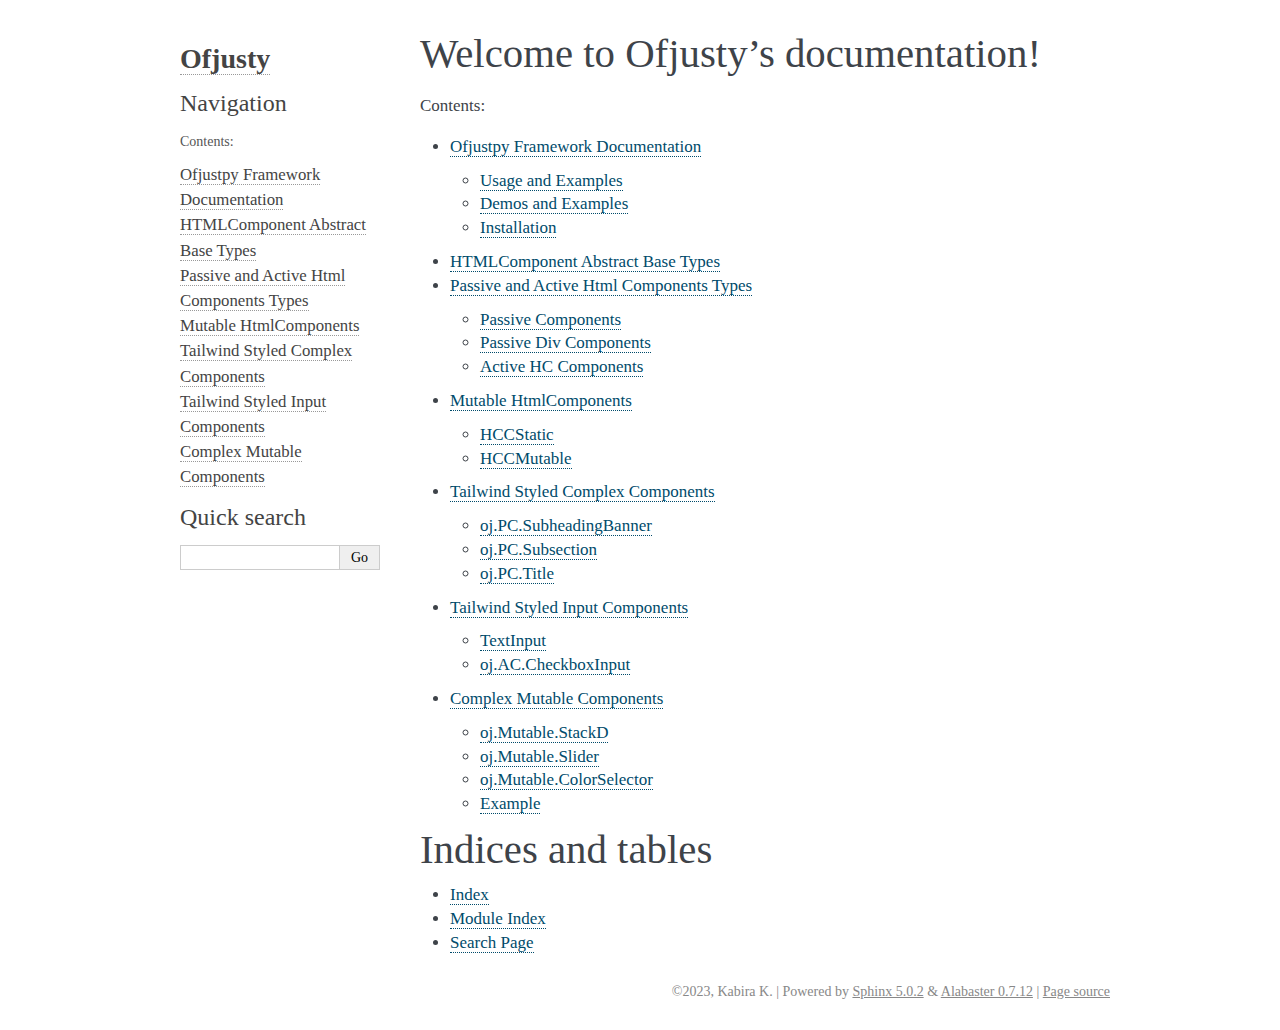
<file: index.html>
<!DOCTYPE html>

<html lang="en">
  <head>
    <meta charset="utf-8" />
    <meta name="viewport" content="width=device-width, initial-scale=1.0" /><meta name="generator" content="Docutils 0.18.1: http://docutils.sourceforge.net/" />

    <title>Welcome to Ofjusty’s documentation! &#8212; Ofjusty 1.0.0 documentation</title>
    <link rel="stylesheet" type="text/css" href="_static/pygments.css" />
    <link rel="stylesheet" type="text/css" href="_static/alabaster.css" />
    <script data-url_root="./" id="documentation_options" src="_static/documentation_options.js"></script>
    <script src="_static/jquery.js"></script>
    <script src="_static/underscore.js"></script>
    <script src="_static/_sphinx_javascript_frameworks_compat.js"></script>
    <script src="_static/doctools.js"></script>
    <link rel="index" title="Index" href="genindex.html" />
    <link rel="search" title="Search" href="search.html" />
    <link rel="next" title="Ofjustpy Framework Documentation" href="intro.html" />
   
  <link rel="stylesheet" href="_static/custom.css" type="text/css" />
  
  
  <meta name="viewport" content="width=device-width, initial-scale=0.9, maximum-scale=0.9" />

  </head><body>
  

    <div class="document">
      <div class="documentwrapper">
        <div class="bodywrapper">
          

          <div class="body" role="main">
            
  <section id="welcome-to-ofjusty-s-documentation">
<h1>Welcome to Ofjusty’s documentation!<a class="headerlink" href="#welcome-to-ofjusty-s-documentation" title="Permalink to this heading">¶</a></h1>
<div class="toctree-wrapper compound">
<p class="caption" role="heading"><span class="caption-text">Contents:</span></p>
<ul>
<li class="toctree-l1"><a class="reference internal" href="intro.html">Ofjustpy Framework Documentation</a><ul>
<li class="toctree-l2"><a class="reference internal" href="intro.html#usage-and-examples">Usage and Examples</a></li>
<li class="toctree-l2"><a class="reference internal" href="intro.html#demos-and-examples">Demos and Examples</a></li>
<li class="toctree-l2"><a class="reference internal" href="intro.html#installation">Installation</a></li>
</ul>
</li>
<li class="toctree-l1"><a class="reference internal" href="htmlcomponents_types.html">HTMLComponent Abstract Base Types</a></li>
<li class="toctree-l1"><a class="reference internal" href="htmlcomponents.html">Passive and Active Html Components Types</a><ul>
<li class="toctree-l2"><a class="reference internal" href="htmlcomponents.html#passive-components">Passive Components</a></li>
<li class="toctree-l2"><a class="reference internal" href="htmlcomponents.html#passive-div-components">Passive Div Components</a></li>
<li class="toctree-l2"><a class="reference internal" href="htmlcomponents.html#active-hc-components">Active HC Components</a></li>
</ul>
</li>
<li class="toctree-l1"><a class="reference internal" href="mutable_htmlcomponents.html">Mutable HtmlComponents</a><ul>
<li class="toctree-l2"><a class="reference internal" href="mutable_htmlcomponents.html#hccstatic">HCCStatic</a></li>
<li class="toctree-l2"><a class="reference internal" href="mutable_htmlcomponents.html#hccmutable">HCCMutable</a></li>
</ul>
</li>
<li class="toctree-l1"><a class="reference internal" href="derived_components.html">Tailwind Styled Complex Components</a><ul>
<li class="toctree-l2"><a class="reference internal" href="derived_components.html#oj-pc-subheadingbanner">oj.PC.SubheadingBanner</a></li>
<li class="toctree-l2"><a class="reference internal" href="derived_components.html#oj-pc-subsection">oj.PC.Subsection</a></li>
<li class="toctree-l2"><a class="reference internal" href="derived_components.html#oj-pc-title">oj.PC.Title</a></li>
</ul>
</li>
<li class="toctree-l1"><a class="reference internal" href="derived_components.html#tailwind-styled-input-components">Tailwind Styled Input Components</a><ul>
<li class="toctree-l2"><a class="reference internal" href="derived_components.html#textinput">TextInput</a></li>
<li class="toctree-l2"><a class="reference internal" href="derived_components.html#oj-ac-checkboxinput">oj.AC.CheckboxInput</a></li>
</ul>
</li>
<li class="toctree-l1"><a class="reference internal" href="derived_components.html#complex-mutable-components">Complex Mutable Components</a><ul>
<li class="toctree-l2"><a class="reference internal" href="derived_components.html#oj-mutable-stackd">oj.Mutable.StackD</a></li>
<li class="toctree-l2"><a class="reference internal" href="derived_components.html#oj-mutable-slider">oj.Mutable.Slider</a></li>
<li class="toctree-l2"><a class="reference internal" href="derived_components.html#oj-mutable-colorselector">oj.Mutable.ColorSelector</a></li>
<li class="toctree-l2"><a class="reference internal" href="derived_components.html#id15">Example</a></li>
</ul>
</li>
</ul>
</div>
</section>
<section id="indices-and-tables">
<h1>Indices and tables<a class="headerlink" href="#indices-and-tables" title="Permalink to this heading">¶</a></h1>
<ul class="simple">
<li><p><a class="reference internal" href="genindex.html"><span class="std std-ref">Index</span></a></p></li>
<li><p><a class="reference internal" href="py-modindex.html"><span class="std std-ref">Module Index</span></a></p></li>
<li><p><a class="reference internal" href="search.html"><span class="std std-ref">Search Page</span></a></p></li>
</ul>
</section>


          </div>
          
        </div>
      </div>
      <div class="sphinxsidebar" role="navigation" aria-label="main navigation">
        <div class="sphinxsidebarwrapper">
<h1 class="logo"><a href="#">Ofjusty</a></h1>








<h3>Navigation</h3>
<p class="caption" role="heading"><span class="caption-text">Contents:</span></p>
<ul>
<li class="toctree-l1"><a class="reference internal" href="intro.html">Ofjustpy Framework Documentation</a></li>
<li class="toctree-l1"><a class="reference internal" href="htmlcomponents_types.html">HTMLComponent Abstract Base Types</a></li>
<li class="toctree-l1"><a class="reference internal" href="htmlcomponents.html">Passive and Active Html Components Types</a></li>
<li class="toctree-l1"><a class="reference internal" href="mutable_htmlcomponents.html">Mutable HtmlComponents</a></li>
<li class="toctree-l1"><a class="reference internal" href="derived_components.html">Tailwind Styled Complex Components</a></li>
<li class="toctree-l1"><a class="reference internal" href="derived_components.html#tailwind-styled-input-components">Tailwind Styled Input Components</a></li>
<li class="toctree-l1"><a class="reference internal" href="derived_components.html#complex-mutable-components">Complex Mutable Components</a></li>
</ul>

<div class="relations">
<h3>Related Topics</h3>
<ul>
  <li><a href="#">Documentation overview</a><ul>
      <li>Next: <a href="intro.html" title="next chapter">Ofjustpy Framework Documentation</a></li>
  </ul></li>
</ul>
</div>
<div id="searchbox" style="display: none" role="search">
  <h3 id="searchlabel">Quick search</h3>
    <div class="searchformwrapper">
    <form class="search" action="search.html" method="get">
      <input type="text" name="q" aria-labelledby="searchlabel" autocomplete="off" autocorrect="off" autocapitalize="off" spellcheck="false"/>
      <input type="submit" value="Go" />
    </form>
    </div>
</div>
<script>document.getElementById('searchbox').style.display = "block"</script>








        </div>
      </div>
      <div class="clearer"></div>
    </div>
    <div class="footer">
      &copy;2023, Kabira K.
      
      |
      Powered by <a href="http://sphinx-doc.org/">Sphinx 5.0.2</a>
      &amp; <a href="https://github.com/bitprophet/alabaster">Alabaster 0.7.12</a>
      
      |
      <a href="_sources/index.rst.txt"
          rel="nofollow">Page source</a>
    </div>

    

    
  </body>
</html>
</file>
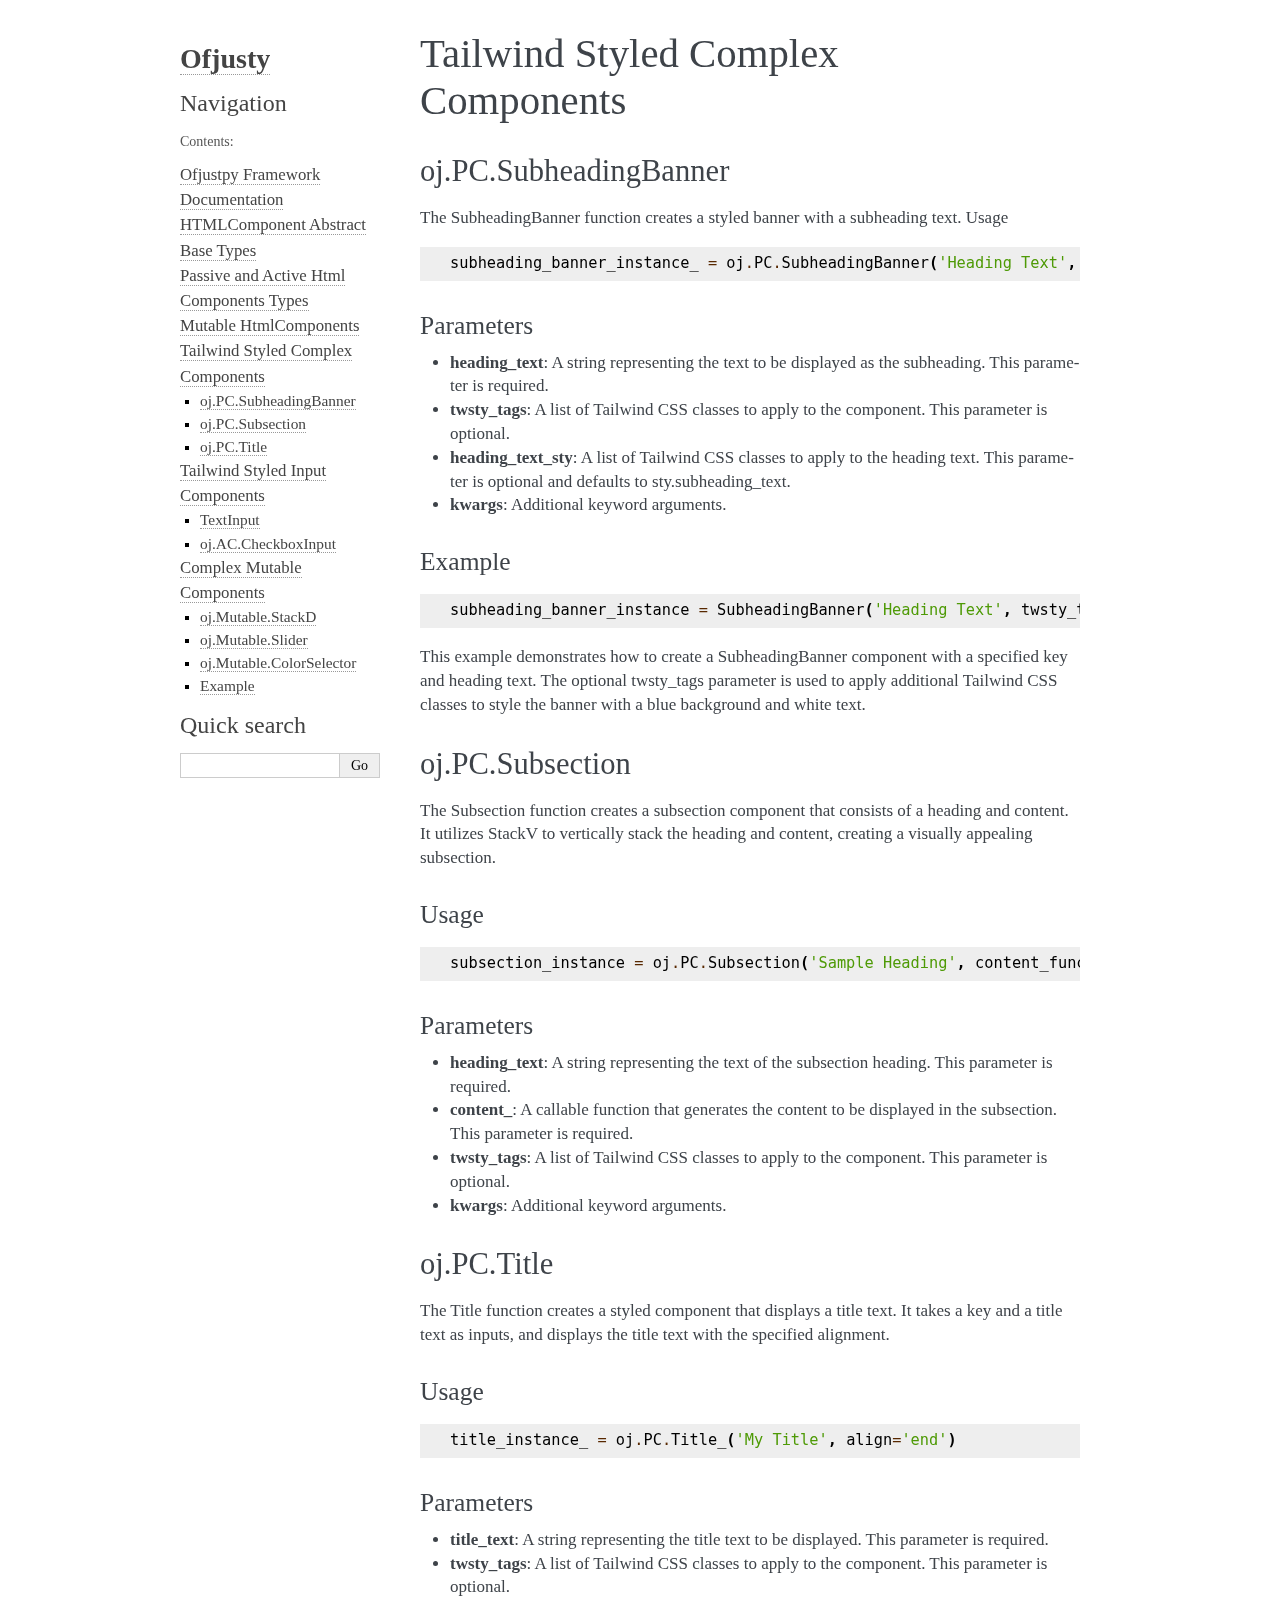
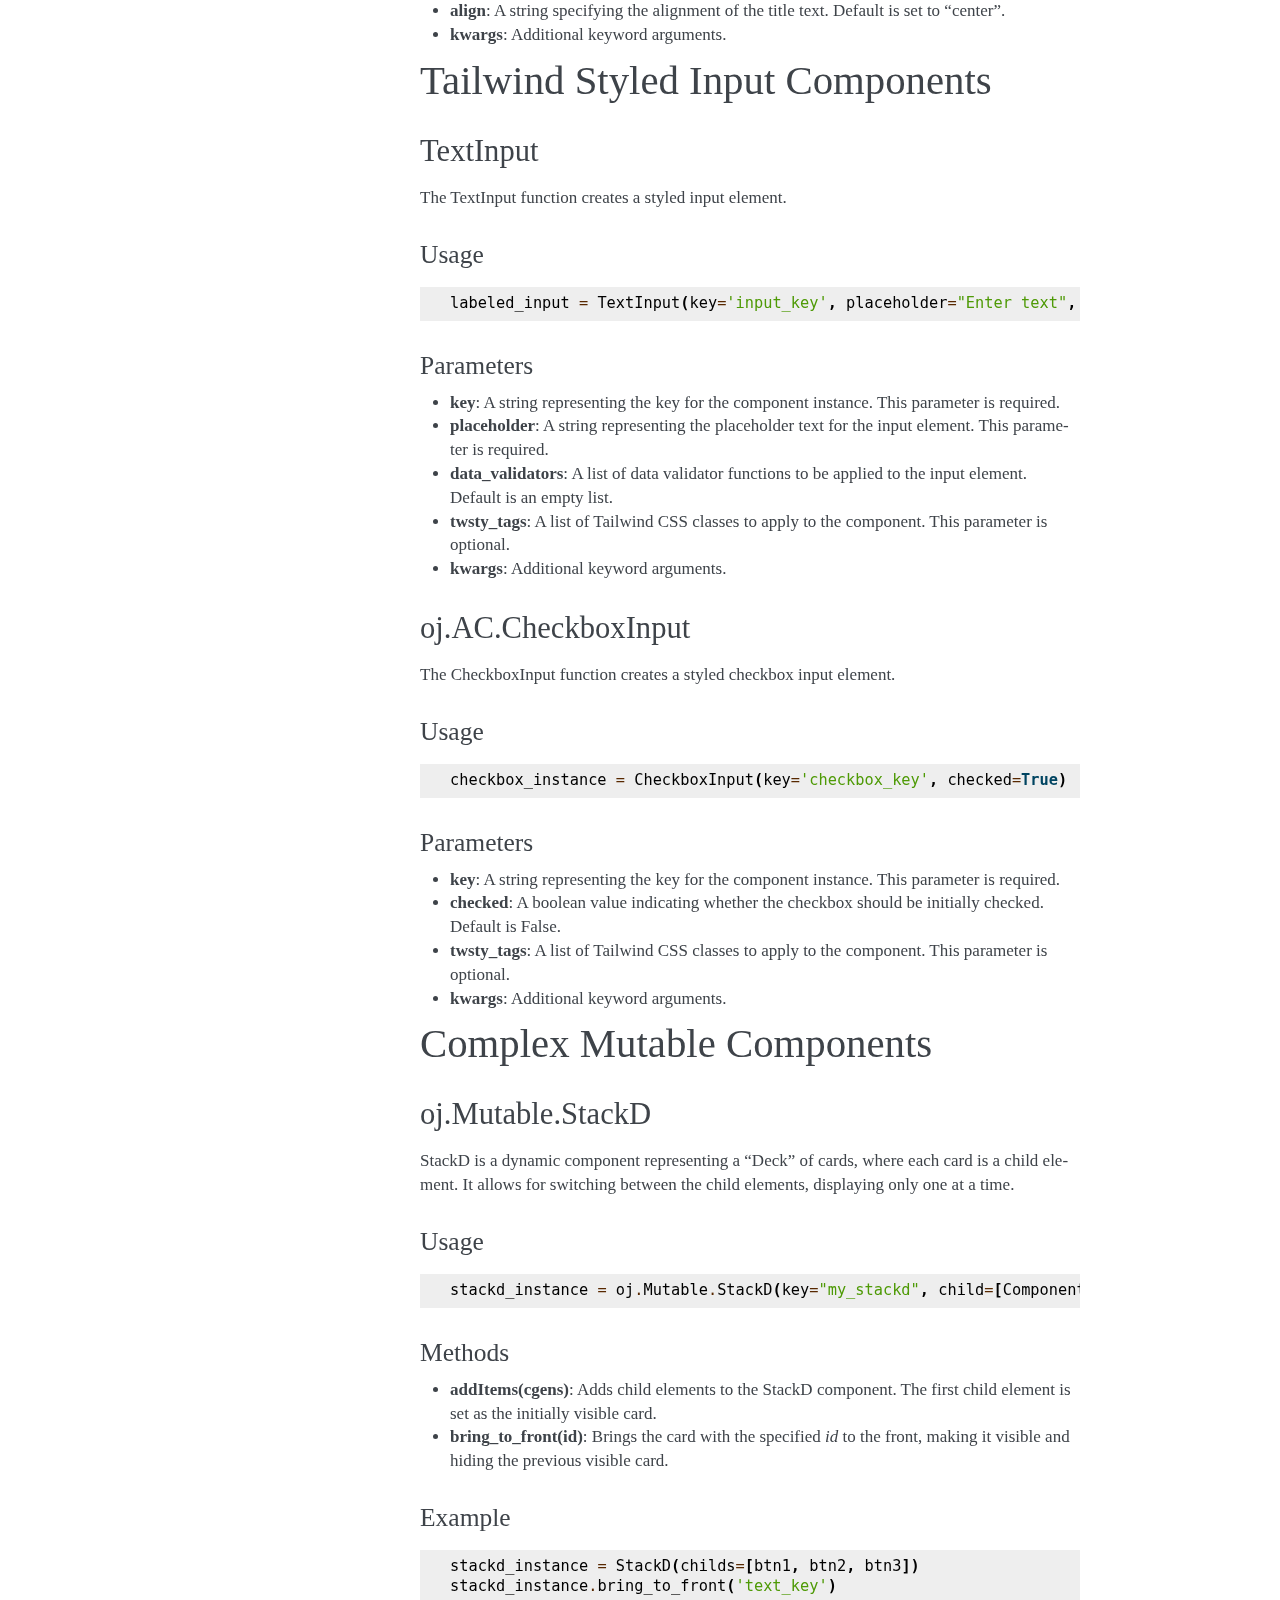
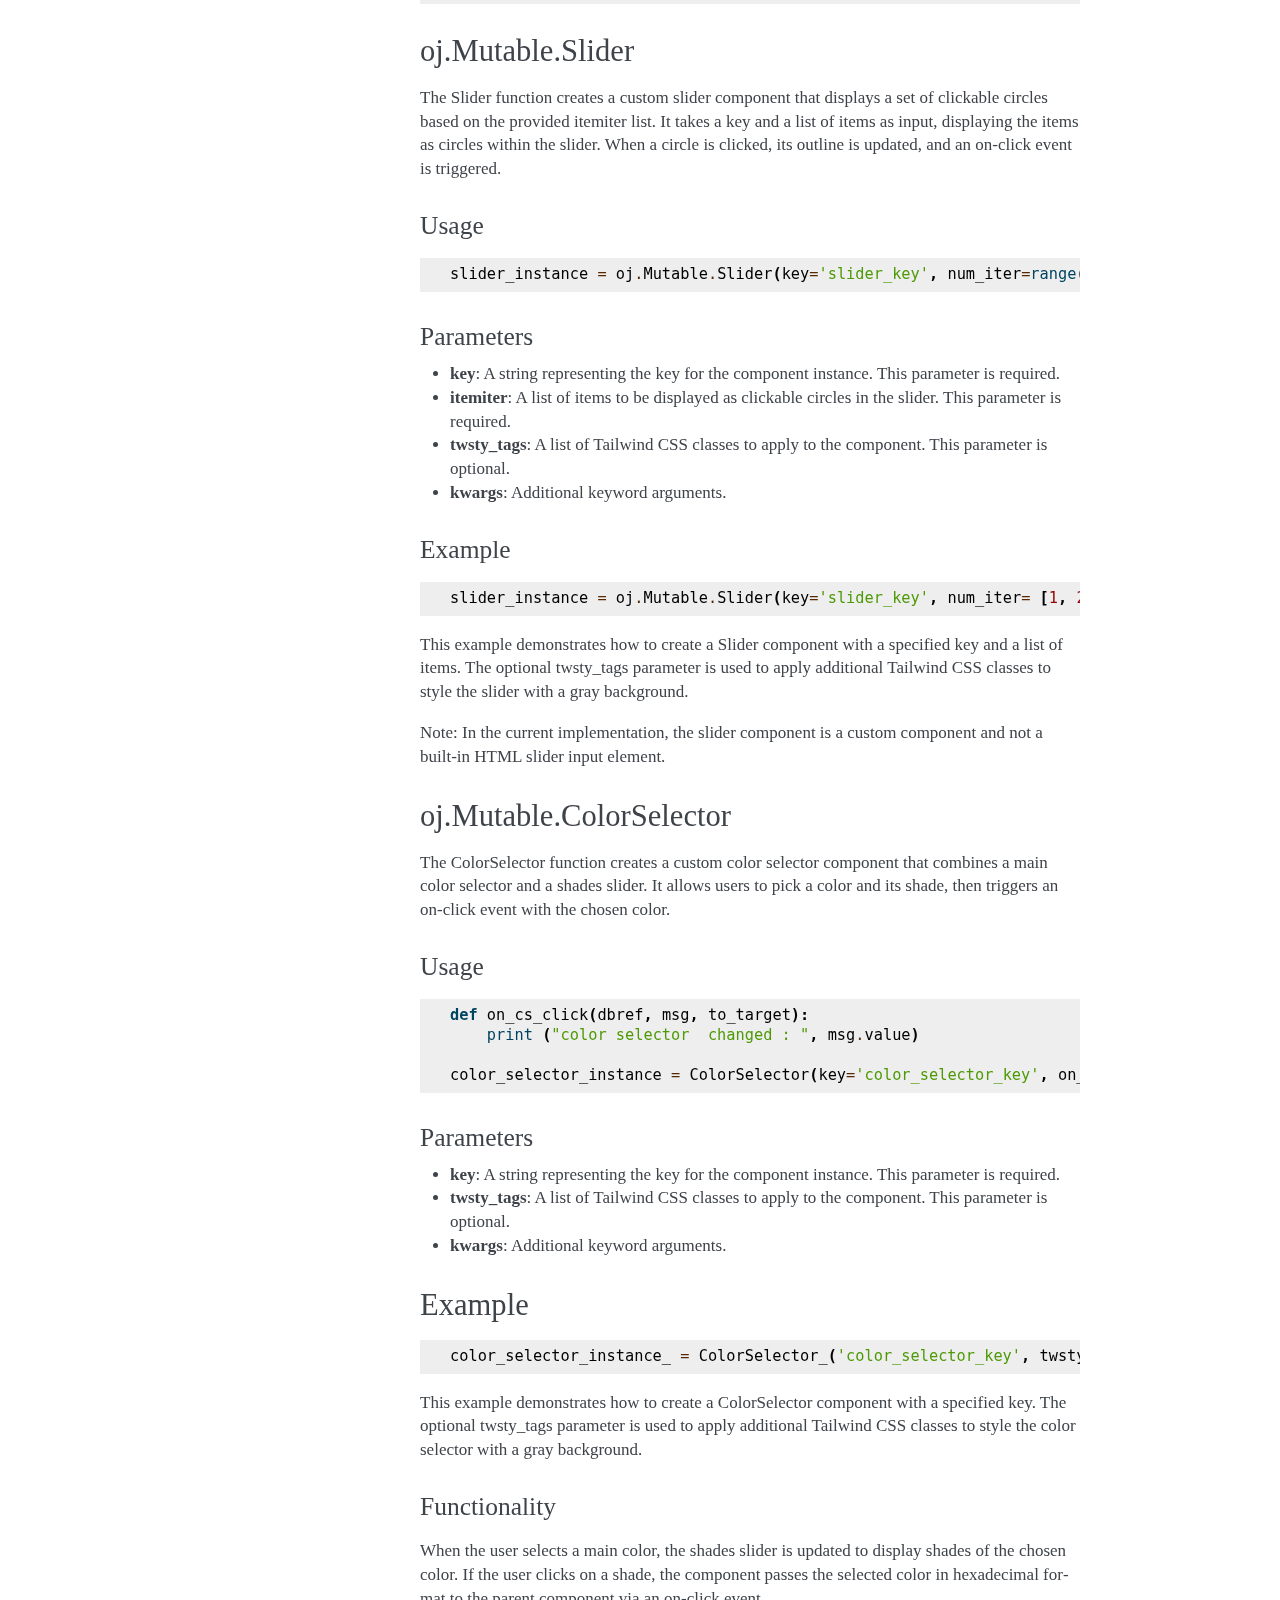
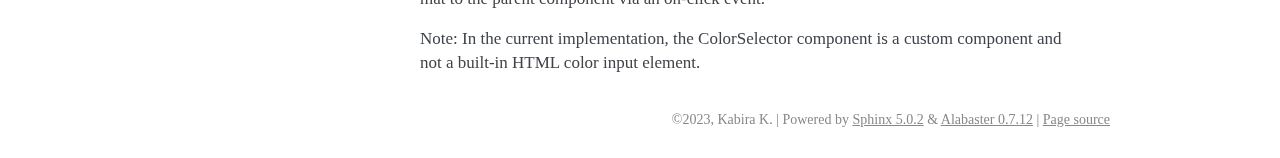
<file: derived_components.html>
<!DOCTYPE html>

<html lang="en">
  <head>
    <meta charset="utf-8" />
    <meta name="viewport" content="width=device-width, initial-scale=1.0" /><meta name="generator" content="Docutils 0.18.1: http://docutils.sourceforge.net/" />

    <title>Tailwind Styled Complex Components &#8212; Ofjusty 1.0.0 documentation</title>
    <link rel="stylesheet" type="text/css" href="_static/pygments.css" />
    <link rel="stylesheet" type="text/css" href="_static/alabaster.css" />
    <script data-url_root="./" id="documentation_options" src="_static/documentation_options.js"></script>
    <script src="_static/jquery.js"></script>
    <script src="_static/underscore.js"></script>
    <script src="_static/_sphinx_javascript_frameworks_compat.js"></script>
    <script src="_static/doctools.js"></script>
    <link rel="index" title="Index" href="genindex.html" />
    <link rel="search" title="Search" href="search.html" />
    <link rel="prev" title="Mutable HtmlComponents" href="mutable_htmlcomponents.html" />
   
  <link rel="stylesheet" href="_static/custom.css" type="text/css" />
  
  
  <meta name="viewport" content="width=device-width, initial-scale=0.9, maximum-scale=0.9" />

  </head><body>
  

    <div class="document">
      <div class="documentwrapper">
        <div class="bodywrapper">
          

          <div class="body" role="main">
            
  <section id="tailwind-styled-complex-components">
<h1>Tailwind Styled Complex Components<a class="headerlink" href="#tailwind-styled-complex-components" title="Permalink to this heading">¶</a></h1>
<section id="oj-pc-subheadingbanner">
<h2>oj.PC.SubheadingBanner<a class="headerlink" href="#oj-pc-subheadingbanner" title="Permalink to this heading">¶</a></h2>
<p>The SubheadingBanner function creates a styled banner with a subheading text.
Usage</p>
<div class="highlight-python notranslate"><div class="highlight"><pre><span></span><span class="n">subheading_banner_instance_</span> <span class="o">=</span> <span class="n">oj</span><span class="o">.</span><span class="n">PC</span><span class="o">.</span><span class="n">SubheadingBanner</span><span class="p">(</span><span class="s1">&#39;Heading Text&#39;</span><span class="p">,</span> <span class="n">twsty_tags</span><span class="o">=</span><span class="p">[])</span>
</pre></div>
</div>
<section id="parameters">
<h3>Parameters<a class="headerlink" href="#parameters" title="Permalink to this heading">¶</a></h3>
<ul class="simple">
<li><p><strong>heading_text</strong>: A string representing the text to be displayed as the subheading. This parameter is required.</p></li>
<li><p><strong>twsty_tags</strong>: A list of Tailwind CSS classes to apply to the component. This parameter is optional.</p></li>
<li><p><strong>heading_text_sty</strong>: A list of Tailwind CSS classes to apply to the heading text. This parameter is optional and defaults to sty.subheading_text.</p></li>
<li><p><strong>kwargs</strong>: Additional keyword arguments.</p></li>
</ul>
</section>
<section id="example">
<h3>Example<a class="headerlink" href="#example" title="Permalink to this heading">¶</a></h3>
<div class="highlight-python notranslate"><div class="highlight"><pre><span></span><span class="n">subheading_banner_instance</span> <span class="o">=</span> <span class="n">SubheadingBanner</span><span class="p">(</span><span class="s1">&#39;Heading Text&#39;</span><span class="p">,</span> <span class="n">twsty_tags</span><span class="o">=</span><span class="p">[</span><span class="n">bg</span><span class="o">/</span><span class="n">blue</span><span class="o">/</span><span class="mi">5</span><span class="p">],</span> <span class="n">heading_text_sty</span><span class="o">=</span><span class="p">[</span><span class="n">fc</span><span class="o">/</span><span class="n">gray</span><span class="o">/</span><span class="mi">1</span><span class="p">])</span>
</pre></div>
</div>
<p>This example demonstrates how to create a SubheadingBanner component with a specified key and heading text. The optional twsty_tags parameter is used to apply additional Tailwind CSS classes to style the banner with a blue background and white text.</p>
</section>
</section>
<section id="oj-pc-subsection">
<h2>oj.PC.Subsection<a class="headerlink" href="#oj-pc-subsection" title="Permalink to this heading">¶</a></h2>
<p>The Subsection function creates a subsection component that consists of a heading and content. It utilizes StackV to vertically stack the heading and content, creating a visually appealing subsection.</p>
<section id="usage">
<h3>Usage<a class="headerlink" href="#usage" title="Permalink to this heading">¶</a></h3>
<div class="highlight-python notranslate"><div class="highlight"><pre><span></span><span class="n">subsection_instance</span> <span class="o">=</span> <span class="n">oj</span><span class="o">.</span><span class="n">PC</span><span class="o">.</span><span class="n">Subsection</span><span class="p">(</span><span class="s1">&#39;Sample Heading&#39;</span><span class="p">,</span> <span class="n">content_function</span><span class="p">)</span>
</pre></div>
</div>
</section>
<section id="id1">
<h3>Parameters<a class="headerlink" href="#id1" title="Permalink to this heading">¶</a></h3>
<ul class="simple">
<li><p><strong>heading_text</strong>: A string representing the text of the subsection heading. This parameter is required.</p></li>
<li><p><strong>content_</strong>: A callable function that generates the content to be displayed in the subsection. This parameter is required.</p></li>
<li><p><strong>twsty_tags</strong>: A list of Tailwind CSS classes to apply to the component. This parameter is optional.</p></li>
<li><p><strong>kwargs</strong>: Additional keyword arguments.</p></li>
</ul>
</section>
</section>
<section id="oj-pc-title">
<h2>oj.PC.Title<a class="headerlink" href="#oj-pc-title" title="Permalink to this heading">¶</a></h2>
<p>The Title function creates a styled component that displays a title text. It takes a key and a title text as inputs, and displays the title text with the specified alignment.</p>
<section id="id2">
<h3>Usage<a class="headerlink" href="#id2" title="Permalink to this heading">¶</a></h3>
<div class="highlight-python notranslate"><div class="highlight"><pre><span></span><span class="n">title_instance_</span> <span class="o">=</span> <span class="n">oj</span><span class="o">.</span><span class="n">PC</span><span class="o">.</span><span class="n">Title_</span><span class="p">(</span><span class="s1">&#39;My Title&#39;</span><span class="p">,</span> <span class="n">align</span><span class="o">=</span><span class="s1">&#39;end&#39;</span><span class="p">)</span>
</pre></div>
</div>
</section>
<section id="id3">
<h3>Parameters<a class="headerlink" href="#id3" title="Permalink to this heading">¶</a></h3>
<ul class="simple">
<li><p><strong>title_text</strong>: A string representing the title text to be displayed. This parameter is required.</p></li>
<li><p><strong>twsty_tags</strong>: A list of Tailwind CSS classes to apply to the component. This parameter is optional.</p></li>
<li><p><strong>align</strong>: A string specifying the alignment of the title text. Default is set to “center”.</p></li>
<li><p><strong>kwargs</strong>: Additional keyword arguments.</p></li>
</ul>
</section>
</section>
</section>
<section id="tailwind-styled-input-components">
<h1>Tailwind Styled Input Components<a class="headerlink" href="#tailwind-styled-input-components" title="Permalink to this heading">¶</a></h1>
<section id="textinput">
<h2>TextInput<a class="headerlink" href="#textinput" title="Permalink to this heading">¶</a></h2>
<p>The TextInput function creates a styled input element.</p>
<section id="id4">
<h3>Usage<a class="headerlink" href="#id4" title="Permalink to this heading">¶</a></h3>
<div class="highlight-python notranslate"><div class="highlight"><pre><span></span><span class="n">labeled_input</span> <span class="o">=</span> <span class="n">TextInput</span><span class="p">(</span><span class="n">key</span><span class="o">=</span><span class="s1">&#39;input_key&#39;</span><span class="p">,</span> <span class="n">placeholder</span><span class="o">=</span><span class="s2">&quot;Enter text&quot;</span><span class="p">,</span> <span class="n">on_change</span><span class="o">=</span><span class="n">on_input_change</span><span class="p">)</span>
</pre></div>
</div>
</section>
<section id="id5">
<h3>Parameters<a class="headerlink" href="#id5" title="Permalink to this heading">¶</a></h3>
<ul class="simple">
<li><p><strong>key</strong>: A string representing the key for the component instance. This parameter is required.</p></li>
<li><p><strong>placeholder</strong>: A string representing the placeholder text for the input element. This parameter is required.</p></li>
<li><p><strong>data_validators</strong>: A list of data validator functions to be applied to the input element. Default is an empty list.</p></li>
<li><p><strong>twsty_tags</strong>: A list of Tailwind CSS classes to apply to the component. This parameter is optional.</p></li>
<li><p><strong>kwargs</strong>: Additional keyword arguments.</p></li>
</ul>
</section>
</section>
<section id="oj-ac-checkboxinput">
<h2>oj.AC.CheckboxInput<a class="headerlink" href="#oj-ac-checkboxinput" title="Permalink to this heading">¶</a></h2>
<p>The CheckboxInput function creates a styled checkbox input element.</p>
<section id="id6">
<h3>Usage<a class="headerlink" href="#id6" title="Permalink to this heading">¶</a></h3>
<div class="highlight-python notranslate"><div class="highlight"><pre><span></span><span class="n">checkbox_instance</span> <span class="o">=</span> <span class="n">CheckboxInput</span><span class="p">(</span><span class="n">key</span><span class="o">=</span><span class="s1">&#39;checkbox_key&#39;</span><span class="p">,</span> <span class="n">checked</span><span class="o">=</span><span class="kc">True</span><span class="p">)</span>
</pre></div>
</div>
</section>
<section id="id7">
<h3>Parameters<a class="headerlink" href="#id7" title="Permalink to this heading">¶</a></h3>
<ul class="simple">
<li><p><strong>key</strong>: A string representing the key for the component instance. This parameter is required.</p></li>
<li><p><strong>checked</strong>: A boolean value indicating whether the checkbox should be initially checked. Default is False.</p></li>
<li><p><strong>twsty_tags</strong>: A list of Tailwind CSS classes to apply to the component. This parameter is optional.</p></li>
<li><p><strong>kwargs</strong>: Additional keyword arguments.</p></li>
</ul>
</section>
</section>
</section>
<section id="complex-mutable-components">
<h1>Complex Mutable Components<a class="headerlink" href="#complex-mutable-components" title="Permalink to this heading">¶</a></h1>
<section id="oj-mutable-stackd">
<h2>oj.Mutable.StackD<a class="headerlink" href="#oj-mutable-stackd" title="Permalink to this heading">¶</a></h2>
<p>StackD is a dynamic component representing a “Deck” of cards, where each card is a child element. It allows for switching between the child elements, displaying only one at a time.</p>
<section id="id8">
<h3>Usage<a class="headerlink" href="#id8" title="Permalink to this heading">¶</a></h3>
<div class="highlight-python notranslate"><div class="highlight"><pre><span></span><span class="n">stackd_instance</span> <span class="o">=</span> <span class="n">oj</span><span class="o">.</span><span class="n">Mutable</span><span class="o">.</span><span class="n">StackD</span><span class="p">(</span><span class="n">key</span><span class="o">=</span><span class="s2">&quot;my_stackd&quot;</span><span class="p">,</span> <span class="n">child</span><span class="o">=</span><span class="p">[</span><span class="n">Component1</span><span class="p">,</span> <span class="n">Component2</span><span class="p">,</span> <span class="n">Component3</span><span class="p">],</span> <span class="n">height_anchor_key</span> <span class="o">=</span> <span class="s2">&quot;component1&quot;</span><span class="p">)</span>
</pre></div>
</div>
</section>
<section id="methods">
<h3>Methods<a class="headerlink" href="#methods" title="Permalink to this heading">¶</a></h3>
<ul class="simple">
<li><p><strong>addItems(cgens)</strong>: Adds child elements to the StackD component. The first child element is set as the initially visible card.</p></li>
<li><p><strong>bring_to_front(id)</strong>: Brings the card with the specified <cite>id</cite> to the front, making it visible and hiding the previous visible card.</p></li>
</ul>
</section>
<section id="id9">
<h3>Example<a class="headerlink" href="#id9" title="Permalink to this heading">¶</a></h3>
<div class="highlight-python notranslate"><div class="highlight"><pre><span></span><span class="n">stackd_instance</span> <span class="o">=</span> <span class="n">StackD</span><span class="p">(</span><span class="n">childs</span><span class="o">=</span><span class="p">[</span><span class="n">btn1</span><span class="p">,</span> <span class="n">btn2</span><span class="p">,</span> <span class="n">btn3</span><span class="p">])</span>
<span class="n">stackd_instance</span><span class="o">.</span><span class="n">bring_to_front</span><span class="p">(</span><span class="s1">&#39;text_key&#39;</span><span class="p">)</span>
</pre></div>
</div>
</section>
</section>
<section id="oj-mutable-slider">
<h2>oj.Mutable.Slider<a class="headerlink" href="#oj-mutable-slider" title="Permalink to this heading">¶</a></h2>
<p>The Slider function creates a custom slider component that displays a set of clickable circles based on the provided itemiter list. It takes a key and a list of items as input, displaying the items as circles within the slider. When a circle is clicked, its outline is updated, and an on-click event is triggered.</p>
<section id="id10">
<h3>Usage<a class="headerlink" href="#id10" title="Permalink to this heading">¶</a></h3>
<div class="highlight-python notranslate"><div class="highlight"><pre><span></span><span class="n">slider_instance</span> <span class="o">=</span> <span class="n">oj</span><span class="o">.</span><span class="n">Mutable</span><span class="o">.</span><span class="n">Slider</span><span class="p">(</span><span class="n">key</span><span class="o">=</span><span class="s1">&#39;slider_key&#39;</span><span class="p">,</span> <span class="n">num_iter</span><span class="o">=</span><span class="nb">range</span><span class="p">(</span><span class="mi">4</span><span class="p">,</span><span class="mi">12</span><span class="p">))</span>
</pre></div>
</div>
</section>
<section id="id11">
<h3>Parameters<a class="headerlink" href="#id11" title="Permalink to this heading">¶</a></h3>
<ul class="simple">
<li><p><strong>key</strong>: A string representing the key for the component instance. This parameter is required.</p></li>
<li><p><strong>itemiter</strong>: A list of items to be displayed as clickable circles in the slider. This parameter is required.</p></li>
<li><p><strong>twsty_tags</strong>: A list of Tailwind CSS classes to apply to the component. This parameter is optional.</p></li>
<li><p><strong>kwargs</strong>: Additional keyword arguments.</p></li>
</ul>
</section>
<section id="id12">
<h3>Example<a class="headerlink" href="#id12" title="Permalink to this heading">¶</a></h3>
<div class="highlight-python notranslate"><div class="highlight"><pre><span></span><span class="n">slider_instance</span> <span class="o">=</span> <span class="n">oj</span><span class="o">.</span><span class="n">Mutable</span><span class="o">.</span><span class="n">Slider</span><span class="p">(</span><span class="n">key</span><span class="o">=</span><span class="s1">&#39;slider_key&#39;</span><span class="p">,</span> <span class="n">num_iter</span><span class="o">=</span> <span class="p">[</span><span class="mi">1</span><span class="p">,</span> <span class="mi">2</span><span class="p">,</span> <span class="mi">3</span><span class="p">],</span> <span class="n">twsty_tags</span><span class="o">=</span><span class="p">[</span><span class="s1">&#39;bg-gray-200&#39;</span><span class="p">])</span>
</pre></div>
</div>
<p>This example demonstrates how to create a Slider component with a specified key and a list of items. The optional twsty_tags parameter is used to apply additional Tailwind CSS classes to style the slider with a gray background.</p>
<p>Note: In the current implementation, the slider component is a custom component and not a built-in HTML slider input element.</p>
</section>
</section>
<section id="oj-mutable-colorselector">
<h2>oj.Mutable.ColorSelector<a class="headerlink" href="#oj-mutable-colorselector" title="Permalink to this heading">¶</a></h2>
<p>The ColorSelector function creates a custom color selector component that combines a main color selector and a shades slider. It allows users to pick a color and its shade, then triggers an on-click event with the chosen color.</p>
<section id="id13">
<h3>Usage<a class="headerlink" href="#id13" title="Permalink to this heading">¶</a></h3>
<div class="highlight-python notranslate"><div class="highlight"><pre><span></span><span class="k">def</span> <span class="nf">on_cs_click</span><span class="p">(</span><span class="n">dbref</span><span class="p">,</span> <span class="n">msg</span><span class="p">,</span> <span class="n">to_target</span><span class="p">):</span>
    <span class="nb">print</span> <span class="p">(</span><span class="s2">&quot;color selector  changed : &quot;</span><span class="p">,</span> <span class="n">msg</span><span class="o">.</span><span class="n">value</span><span class="p">)</span>

<span class="n">color_selector_instance</span> <span class="o">=</span> <span class="n">ColorSelector</span><span class="p">(</span><span class="n">key</span><span class="o">=</span><span class="s1">&#39;color_selector_key&#39;</span><span class="p">,</span> <span class="n">on_click</span><span class="o">=</span><span class="n">on_cs_click</span><span class="p">)</span>
</pre></div>
</div>
</section>
<section id="id14">
<h3>Parameters<a class="headerlink" href="#id14" title="Permalink to this heading">¶</a></h3>
<ul class="simple">
<li><p><strong>key</strong>: A string representing the key for the component instance. This parameter is required.</p></li>
<li><p><strong>twsty_tags</strong>: A list of Tailwind CSS classes to apply to the component. This parameter is optional.</p></li>
<li><p><strong>kwargs</strong>: Additional keyword arguments.</p></li>
</ul>
</section>
</section>
<section id="id15">
<h2>Example<a class="headerlink" href="#id15" title="Permalink to this heading">¶</a></h2>
<div class="highlight-python notranslate"><div class="highlight"><pre><span></span><span class="n">color_selector_instance_</span> <span class="o">=</span> <span class="n">ColorSelector_</span><span class="p">(</span><span class="s1">&#39;color_selector_key&#39;</span><span class="p">,</span> <span class="n">twsty_tags</span><span class="o">=</span><span class="p">[</span><span class="s1">&#39;bg-gray-200&#39;</span><span class="p">],</span> <span class="n">on_click</span><span class="o">=</span><span class="n">on_cs_click</span><span class="p">)</span>
</pre></div>
</div>
<p>This example demonstrates how to create a ColorSelector component with a specified key. The optional twsty_tags parameter is used to apply additional Tailwind CSS classes to style the color selector with a gray background.</p>
<section id="functionality">
<h3>Functionality<a class="headerlink" href="#functionality" title="Permalink to this heading">¶</a></h3>
<p>When the user selects a main color, the shades slider is updated to display shades of the chosen color. If the user clicks on a shade, the component passes the selected color in hexadecimal format to the parent component via an on-click event.</p>
<p>Note: In the current implementation, the ColorSelector component is a custom component and not a built-in HTML color input element.</p>
</section>
</section>
</section>


          </div>
          
        </div>
      </div>
      <div class="sphinxsidebar" role="navigation" aria-label="main navigation">
        <div class="sphinxsidebarwrapper">
<h1 class="logo"><a href="index.html">Ofjusty</a></h1>








<h3>Navigation</h3>
<p class="caption" role="heading"><span class="caption-text">Contents:</span></p>
<ul class="current">
<li class="toctree-l1"><a class="reference internal" href="intro.html">Ofjustpy Framework Documentation</a></li>
<li class="toctree-l1"><a class="reference internal" href="htmlcomponents_types.html">HTMLComponent Abstract Base Types</a></li>
<li class="toctree-l1"><a class="reference internal" href="htmlcomponents.html">Passive and Active Html Components Types</a></li>
<li class="toctree-l1"><a class="reference internal" href="mutable_htmlcomponents.html">Mutable HtmlComponents</a></li>
<li class="toctree-l1 current"><a class="current reference internal" href="#">Tailwind Styled Complex Components</a><ul>
<li class="toctree-l2"><a class="reference internal" href="#oj-pc-subheadingbanner">oj.PC.SubheadingBanner</a></li>
<li class="toctree-l2"><a class="reference internal" href="#oj-pc-subsection">oj.PC.Subsection</a></li>
<li class="toctree-l2"><a class="reference internal" href="#oj-pc-title">oj.PC.Title</a></li>
</ul>
</li>
<li class="toctree-l1"><a class="reference internal" href="#tailwind-styled-input-components">Tailwind Styled Input Components</a><ul>
<li class="toctree-l2"><a class="reference internal" href="#textinput">TextInput</a></li>
<li class="toctree-l2"><a class="reference internal" href="#oj-ac-checkboxinput">oj.AC.CheckboxInput</a></li>
</ul>
</li>
<li class="toctree-l1"><a class="reference internal" href="#complex-mutable-components">Complex Mutable Components</a><ul>
<li class="toctree-l2"><a class="reference internal" href="#oj-mutable-stackd">oj.Mutable.StackD</a></li>
<li class="toctree-l2"><a class="reference internal" href="#oj-mutable-slider">oj.Mutable.Slider</a></li>
<li class="toctree-l2"><a class="reference internal" href="#oj-mutable-colorselector">oj.Mutable.ColorSelector</a></li>
<li class="toctree-l2"><a class="reference internal" href="#id15">Example</a></li>
</ul>
</li>
</ul>

<div class="relations">
<h3>Related Topics</h3>
<ul>
  <li><a href="index.html">Documentation overview</a><ul>
      <li>Previous: <a href="mutable_htmlcomponents.html" title="previous chapter">Mutable HtmlComponents</a></li>
  </ul></li>
</ul>
</div>
<div id="searchbox" style="display: none" role="search">
  <h3 id="searchlabel">Quick search</h3>
    <div class="searchformwrapper">
    <form class="search" action="search.html" method="get">
      <input type="text" name="q" aria-labelledby="searchlabel" autocomplete="off" autocorrect="off" autocapitalize="off" spellcheck="false"/>
      <input type="submit" value="Go" />
    </form>
    </div>
</div>
<script>document.getElementById('searchbox').style.display = "block"</script>








        </div>
      </div>
      <div class="clearer"></div>
    </div>
    <div class="footer">
      &copy;2023, Kabira K.
      
      |
      Powered by <a href="http://sphinx-doc.org/">Sphinx 5.0.2</a>
      &amp; <a href="https://github.com/bitprophet/alabaster">Alabaster 0.7.12</a>
      
      |
      <a href="_sources/derived_components.rst.txt"
          rel="nofollow">Page source</a>
    </div>

    

    
  </body>
</html>
</file>
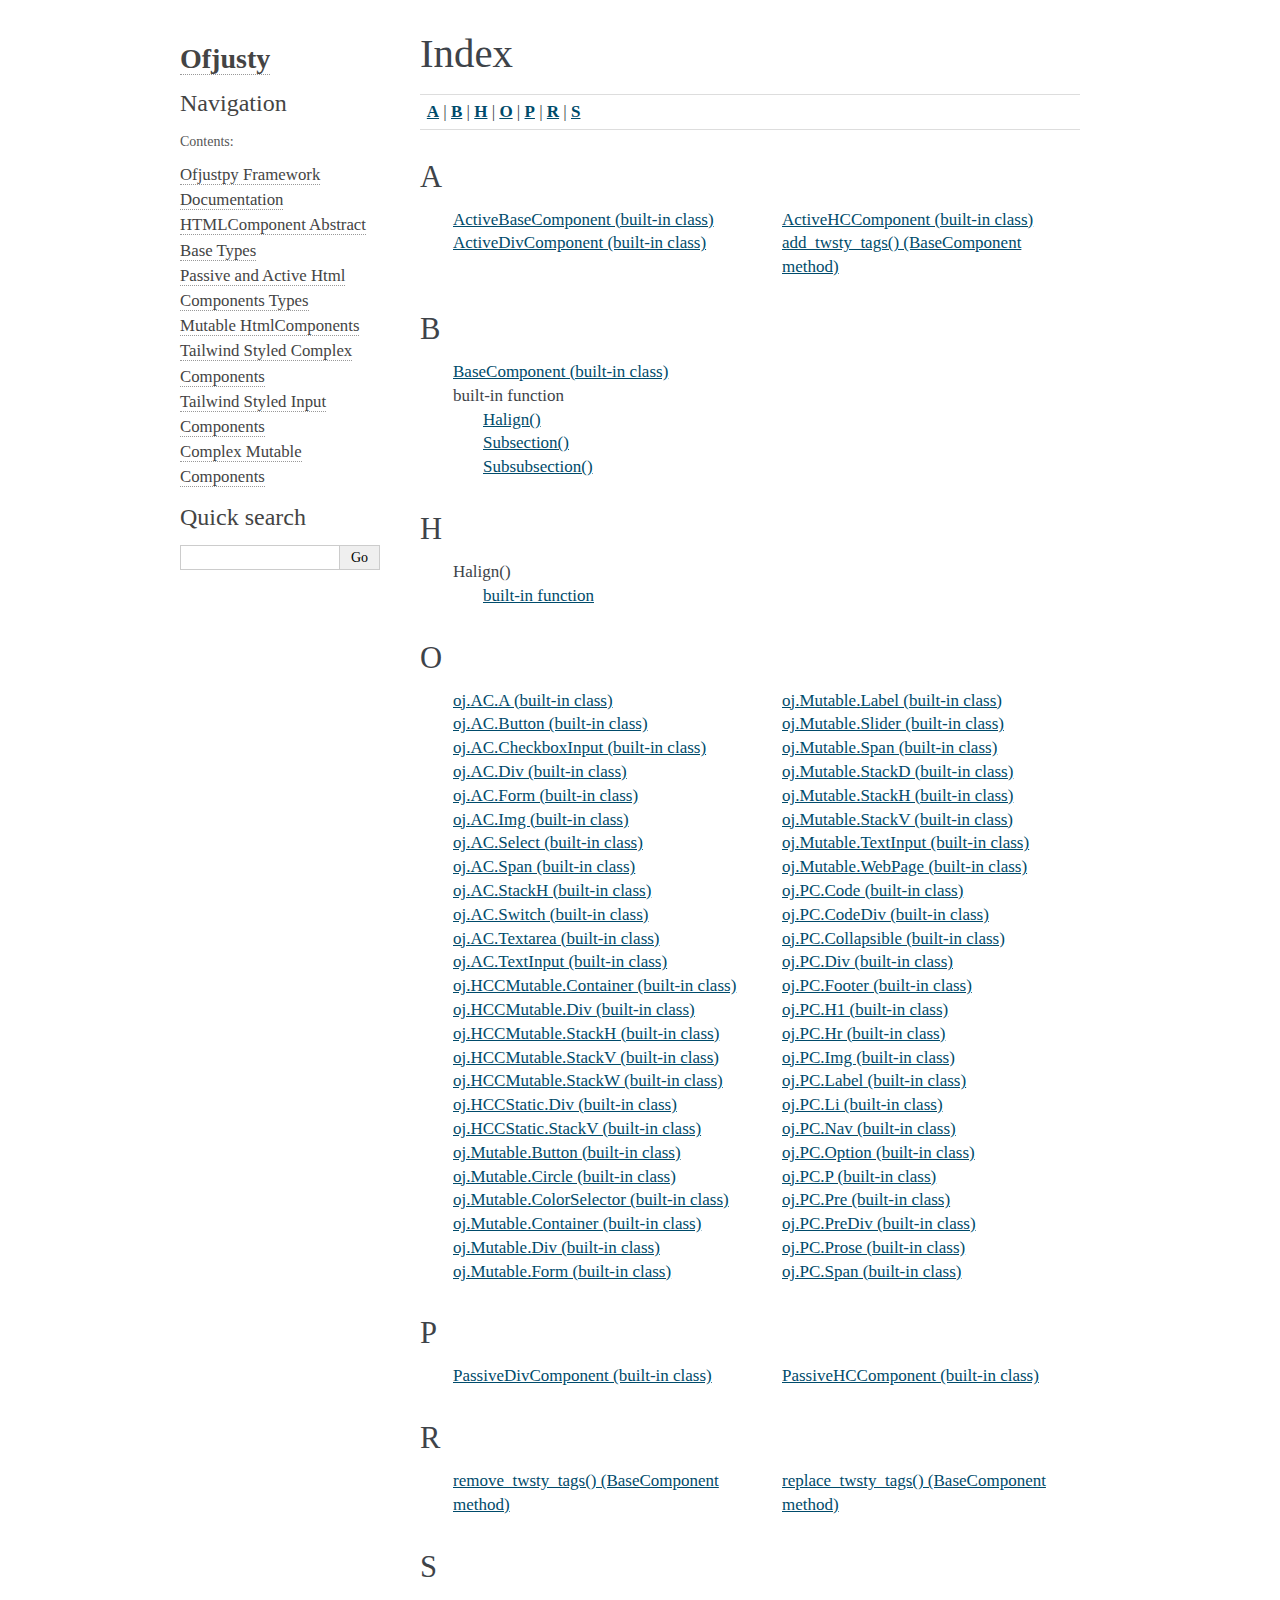
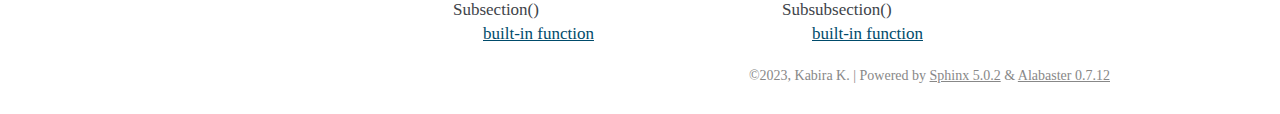
<file: genindex.html>
<!DOCTYPE html>

<html lang="en">
  <head>
    <meta charset="utf-8" />
    <meta name="viewport" content="width=device-width, initial-scale=1.0" />
    <title>Index &#8212; Ofjusty 1.0.0 documentation</title>
    <link rel="stylesheet" type="text/css" href="_static/pygments.css" />
    <link rel="stylesheet" type="text/css" href="_static/alabaster.css" />
    <script data-url_root="./" id="documentation_options" src="_static/documentation_options.js"></script>
    <script src="_static/jquery.js"></script>
    <script src="_static/underscore.js"></script>
    <script src="_static/_sphinx_javascript_frameworks_compat.js"></script>
    <script src="_static/doctools.js"></script>
    <link rel="index" title="Index" href="#" />
    <link rel="search" title="Search" href="search.html" />
   
  <link rel="stylesheet" href="_static/custom.css" type="text/css" />
  
  
  <meta name="viewport" content="width=device-width, initial-scale=0.9, maximum-scale=0.9" />

  </head><body>
  

    <div class="document">
      <div class="documentwrapper">
        <div class="bodywrapper">
          

          <div class="body" role="main">
            

<h1 id="index">Index</h1>

<div class="genindex-jumpbox">
 <a href="#A"><strong>A</strong></a>
 | <a href="#B"><strong>B</strong></a>
 | <a href="#H"><strong>H</strong></a>
 | <a href="#O"><strong>O</strong></a>
 | <a href="#P"><strong>P</strong></a>
 | <a href="#R"><strong>R</strong></a>
 | <a href="#S"><strong>S</strong></a>
 
</div>
<h2 id="A">A</h2>
<table style="width: 100%" class="indextable genindextable"><tr>
  <td style="width: 33%; vertical-align: top;"><ul>
      <li><a href="htmlcomponents_types.html#ActiveBaseComponent">ActiveBaseComponent (built-in class)</a>
</li>
      <li><a href="htmlcomponents_types.html#ActiveDivComponent">ActiveDivComponent (built-in class)</a>
</li>
  </ul></td>
  <td style="width: 33%; vertical-align: top;"><ul>
      <li><a href="htmlcomponents_types.html#ActiveHCComponent">ActiveHCComponent (built-in class)</a>
</li>
      <li><a href="htmlcomponents_types.html#BaseComponent.add_twsty_tags">add_twsty_tags() (BaseComponent method)</a>
</li>
  </ul></td>
</tr></table>

<h2 id="B">B</h2>
<table style="width: 100%" class="indextable genindextable"><tr>
  <td style="width: 33%; vertical-align: top;"><ul>
      <li><a href="htmlcomponents_types.html#BaseComponent">BaseComponent (built-in class)</a>
</li>
      <li>
    built-in function

      <ul>
        <li><a href="mutable_htmlcomponents.html#Halign">Halign()</a>
</li>
        <li><a href="mutable_htmlcomponents.html#Subsection">Subsection()</a>
</li>
        <li><a href="mutable_htmlcomponents.html#Subsubsection">Subsubsection()</a>
</li>
      </ul></li>
  </ul></td>
</tr></table>

<h2 id="H">H</h2>
<table style="width: 100%" class="indextable genindextable"><tr>
  <td style="width: 33%; vertical-align: top;"><ul>
      <li>
    Halign()

      <ul>
        <li><a href="mutable_htmlcomponents.html#Halign">built-in function</a>
</li>
      </ul></li>
  </ul></td>
</tr></table>

<h2 id="O">O</h2>
<table style="width: 100%" class="indextable genindextable"><tr>
  <td style="width: 33%; vertical-align: top;"><ul>
      <li><a href="htmlcomponents.html#oj.AC.A">oj.AC.A (built-in class)</a>
</li>
      <li><a href="htmlcomponents.html#oj.AC.Button">oj.AC.Button (built-in class)</a>
</li>
      <li><a href="htmlcomponents.html#oj.AC.CheckboxInput">oj.AC.CheckboxInput (built-in class)</a>
</li>
      <li><a href="htmlcomponents.html#oj.AC.Div">oj.AC.Div (built-in class)</a>
</li>
      <li><a href="htmlcomponents.html#oj.AC.Form">oj.AC.Form (built-in class)</a>
</li>
      <li><a href="htmlcomponents.html#oj.AC.Img">oj.AC.Img (built-in class)</a>
</li>
      <li><a href="htmlcomponents.html#oj.AC.Select">oj.AC.Select (built-in class)</a>
</li>
      <li><a href="htmlcomponents.html#oj.AC.Span">oj.AC.Span (built-in class)</a>
</li>
      <li><a href="htmlcomponents.html#oj.AC.StackH">oj.AC.StackH (built-in class)</a>
</li>
      <li><a href="htmlcomponents.html#oj.AC.Switch">oj.AC.Switch (built-in class)</a>
</li>
      <li><a href="htmlcomponents.html#oj.AC.Textarea">oj.AC.Textarea (built-in class)</a>
</li>
      <li><a href="htmlcomponents.html#oj.AC.TextInput">oj.AC.TextInput (built-in class)</a>
</li>
      <li><a href="mutable_htmlcomponents.html#oj.HCCMutable.Container">oj.HCCMutable.Container (built-in class)</a>
</li>
      <li><a href="mutable_htmlcomponents.html#oj.HCCMutable.Div">oj.HCCMutable.Div (built-in class)</a>
</li>
      <li><a href="mutable_htmlcomponents.html#oj.HCCMutable.StackH">oj.HCCMutable.StackH (built-in class)</a>
</li>
      <li><a href="mutable_htmlcomponents.html#oj.HCCMutable.StackV">oj.HCCMutable.StackV (built-in class)</a>
</li>
      <li><a href="mutable_htmlcomponents.html#oj.HCCMutable.StackW">oj.HCCMutable.StackW (built-in class)</a>
</li>
      <li><a href="mutable_htmlcomponents.html#oj.HCCStatic.Div">oj.HCCStatic.Div (built-in class)</a>
</li>
      <li><a href="mutable_htmlcomponents.html#oj.HCCStatic.StackV">oj.HCCStatic.StackV (built-in class)</a>
</li>
      <li><a href="mutable_htmlcomponents.html#oj.Mutable.Button">oj.Mutable.Button (built-in class)</a>
</li>
      <li><a href="mutable_htmlcomponents.html#oj.Mutable.Circle">oj.Mutable.Circle (built-in class)</a>
</li>
      <li><a href="mutable_htmlcomponents.html#oj.Mutable.ColorSelector">oj.Mutable.ColorSelector (built-in class)</a>
</li>
      <li><a href="mutable_htmlcomponents.html#oj.Mutable.Container">oj.Mutable.Container (built-in class)</a>
</li>
      <li><a href="mutable_htmlcomponents.html#oj.Mutable.Div">oj.Mutable.Div (built-in class)</a>
</li>
      <li><a href="mutable_htmlcomponents.html#oj.Mutable.Form">oj.Mutable.Form (built-in class)</a>
</li>
  </ul></td>
  <td style="width: 33%; vertical-align: top;"><ul>
      <li><a href="mutable_htmlcomponents.html#oj.Mutable.Label">oj.Mutable.Label (built-in class)</a>
</li>
      <li><a href="mutable_htmlcomponents.html#oj.Mutable.Slider">oj.Mutable.Slider (built-in class)</a>
</li>
      <li><a href="mutable_htmlcomponents.html#oj.Mutable.Span">oj.Mutable.Span (built-in class)</a>
</li>
      <li><a href="mutable_htmlcomponents.html#oj.Mutable.StackD">oj.Mutable.StackD (built-in class)</a>
</li>
      <li><a href="mutable_htmlcomponents.html#oj.Mutable.StackH">oj.Mutable.StackH (built-in class)</a>
</li>
      <li><a href="mutable_htmlcomponents.html#oj.Mutable.StackV">oj.Mutable.StackV (built-in class)</a>
</li>
      <li><a href="mutable_htmlcomponents.html#oj.Mutable.TextInput">oj.Mutable.TextInput (built-in class)</a>
</li>
      <li><a href="mutable_htmlcomponents.html#oj.Mutable.WebPage">oj.Mutable.WebPage (built-in class)</a>
</li>
      <li><a href="htmlcomponents.html#oj.PC.Code">oj.PC.Code (built-in class)</a>
</li>
      <li><a href="htmlcomponents.html#oj.PC.CodeDiv">oj.PC.CodeDiv (built-in class)</a>
</li>
      <li><a href="htmlcomponents.html#oj.PC.Collapsible">oj.PC.Collapsible (built-in class)</a>
</li>
      <li><a href="htmlcomponents.html#oj.PC.Div">oj.PC.Div (built-in class)</a>
</li>
      <li><a href="htmlcomponents.html#oj.PC.Footer">oj.PC.Footer (built-in class)</a>
</li>
      <li><a href="htmlcomponents.html#oj.PC.H1">oj.PC.H1 (built-in class)</a>
</li>
      <li><a href="htmlcomponents.html#oj.PC.Hr">oj.PC.Hr (built-in class)</a>
</li>
      <li><a href="htmlcomponents.html#oj.PC.Img">oj.PC.Img (built-in class)</a>
</li>
      <li><a href="htmlcomponents.html#oj.PC.Label">oj.PC.Label (built-in class)</a>
</li>
      <li><a href="htmlcomponents.html#oj.PC.Li">oj.PC.Li (built-in class)</a>
</li>
      <li><a href="htmlcomponents.html#oj.PC.Nav">oj.PC.Nav (built-in class)</a>
</li>
      <li><a href="htmlcomponents.html#oj.PC.Option">oj.PC.Option (built-in class)</a>
</li>
      <li><a href="htmlcomponents.html#oj.PC.P">oj.PC.P (built-in class)</a>
</li>
      <li><a href="htmlcomponents.html#oj.PC.Pre">oj.PC.Pre (built-in class)</a>
</li>
      <li><a href="htmlcomponents.html#oj.PC.PreDiv">oj.PC.PreDiv (built-in class)</a>
</li>
      <li><a href="htmlcomponents.html#oj.PC.Prose">oj.PC.Prose (built-in class)</a>
</li>
      <li><a href="htmlcomponents.html#oj.PC.Span">oj.PC.Span (built-in class)</a>
</li>
  </ul></td>
</tr></table>

<h2 id="P">P</h2>
<table style="width: 100%" class="indextable genindextable"><tr>
  <td style="width: 33%; vertical-align: top;"><ul>
      <li><a href="htmlcomponents_types.html#PassiveDivComponent">PassiveDivComponent (built-in class)</a>
</li>
  </ul></td>
  <td style="width: 33%; vertical-align: top;"><ul>
      <li><a href="htmlcomponents_types.html#PassiveHCComponent">PassiveHCComponent (built-in class)</a>
</li>
  </ul></td>
</tr></table>

<h2 id="R">R</h2>
<table style="width: 100%" class="indextable genindextable"><tr>
  <td style="width: 33%; vertical-align: top;"><ul>
      <li><a href="htmlcomponents_types.html#BaseComponent.remove_twsty_tags">remove_twsty_tags() (BaseComponent method)</a>
</li>
  </ul></td>
  <td style="width: 33%; vertical-align: top;"><ul>
      <li><a href="htmlcomponents_types.html#BaseComponent.replace_twsty_tags">replace_twsty_tags() (BaseComponent method)</a>
</li>
  </ul></td>
</tr></table>

<h2 id="S">S</h2>
<table style="width: 100%" class="indextable genindextable"><tr>
  <td style="width: 33%; vertical-align: top;"><ul>
      <li>
    Subsection()

      <ul>
        <li><a href="mutable_htmlcomponents.html#Subsection">built-in function</a>
</li>
      </ul></li>
  </ul></td>
  <td style="width: 33%; vertical-align: top;"><ul>
      <li>
    Subsubsection()

      <ul>
        <li><a href="mutable_htmlcomponents.html#Subsubsection">built-in function</a>
</li>
      </ul></li>
  </ul></td>
</tr></table>



          </div>
          
        </div>
      </div>
      <div class="sphinxsidebar" role="navigation" aria-label="main navigation">
        <div class="sphinxsidebarwrapper">
<h1 class="logo"><a href="index.html">Ofjusty</a></h1>








<h3>Navigation</h3>
<p class="caption" role="heading"><span class="caption-text">Contents:</span></p>
<ul>
<li class="toctree-l1"><a class="reference internal" href="intro.html">Ofjustpy Framework Documentation</a></li>
<li class="toctree-l1"><a class="reference internal" href="htmlcomponents_types.html">HTMLComponent Abstract Base Types</a></li>
<li class="toctree-l1"><a class="reference internal" href="htmlcomponents.html">Passive and Active Html Components Types</a></li>
<li class="toctree-l1"><a class="reference internal" href="mutable_htmlcomponents.html">Mutable HtmlComponents</a></li>
<li class="toctree-l1"><a class="reference internal" href="derived_components.html">Tailwind Styled Complex Components</a></li>
<li class="toctree-l1"><a class="reference internal" href="derived_components.html#tailwind-styled-input-components">Tailwind Styled Input Components</a></li>
<li class="toctree-l1"><a class="reference internal" href="derived_components.html#complex-mutable-components">Complex Mutable Components</a></li>
</ul>

<div class="relations">
<h3>Related Topics</h3>
<ul>
  <li><a href="index.html">Documentation overview</a><ul>
  </ul></li>
</ul>
</div>
<div id="searchbox" style="display: none" role="search">
  <h3 id="searchlabel">Quick search</h3>
    <div class="searchformwrapper">
    <form class="search" action="search.html" method="get">
      <input type="text" name="q" aria-labelledby="searchlabel" autocomplete="off" autocorrect="off" autocapitalize="off" spellcheck="false"/>
      <input type="submit" value="Go" />
    </form>
    </div>
</div>
<script>document.getElementById('searchbox').style.display = "block"</script>








        </div>
      </div>
      <div class="clearer"></div>
    </div>
    <div class="footer">
      &copy;2023, Kabira K.
      
      |
      Powered by <a href="http://sphinx-doc.org/">Sphinx 5.0.2</a>
      &amp; <a href="https://github.com/bitprophet/alabaster">Alabaster 0.7.12</a>
      
    </div>

    

    
  </body>
</html>
</file>
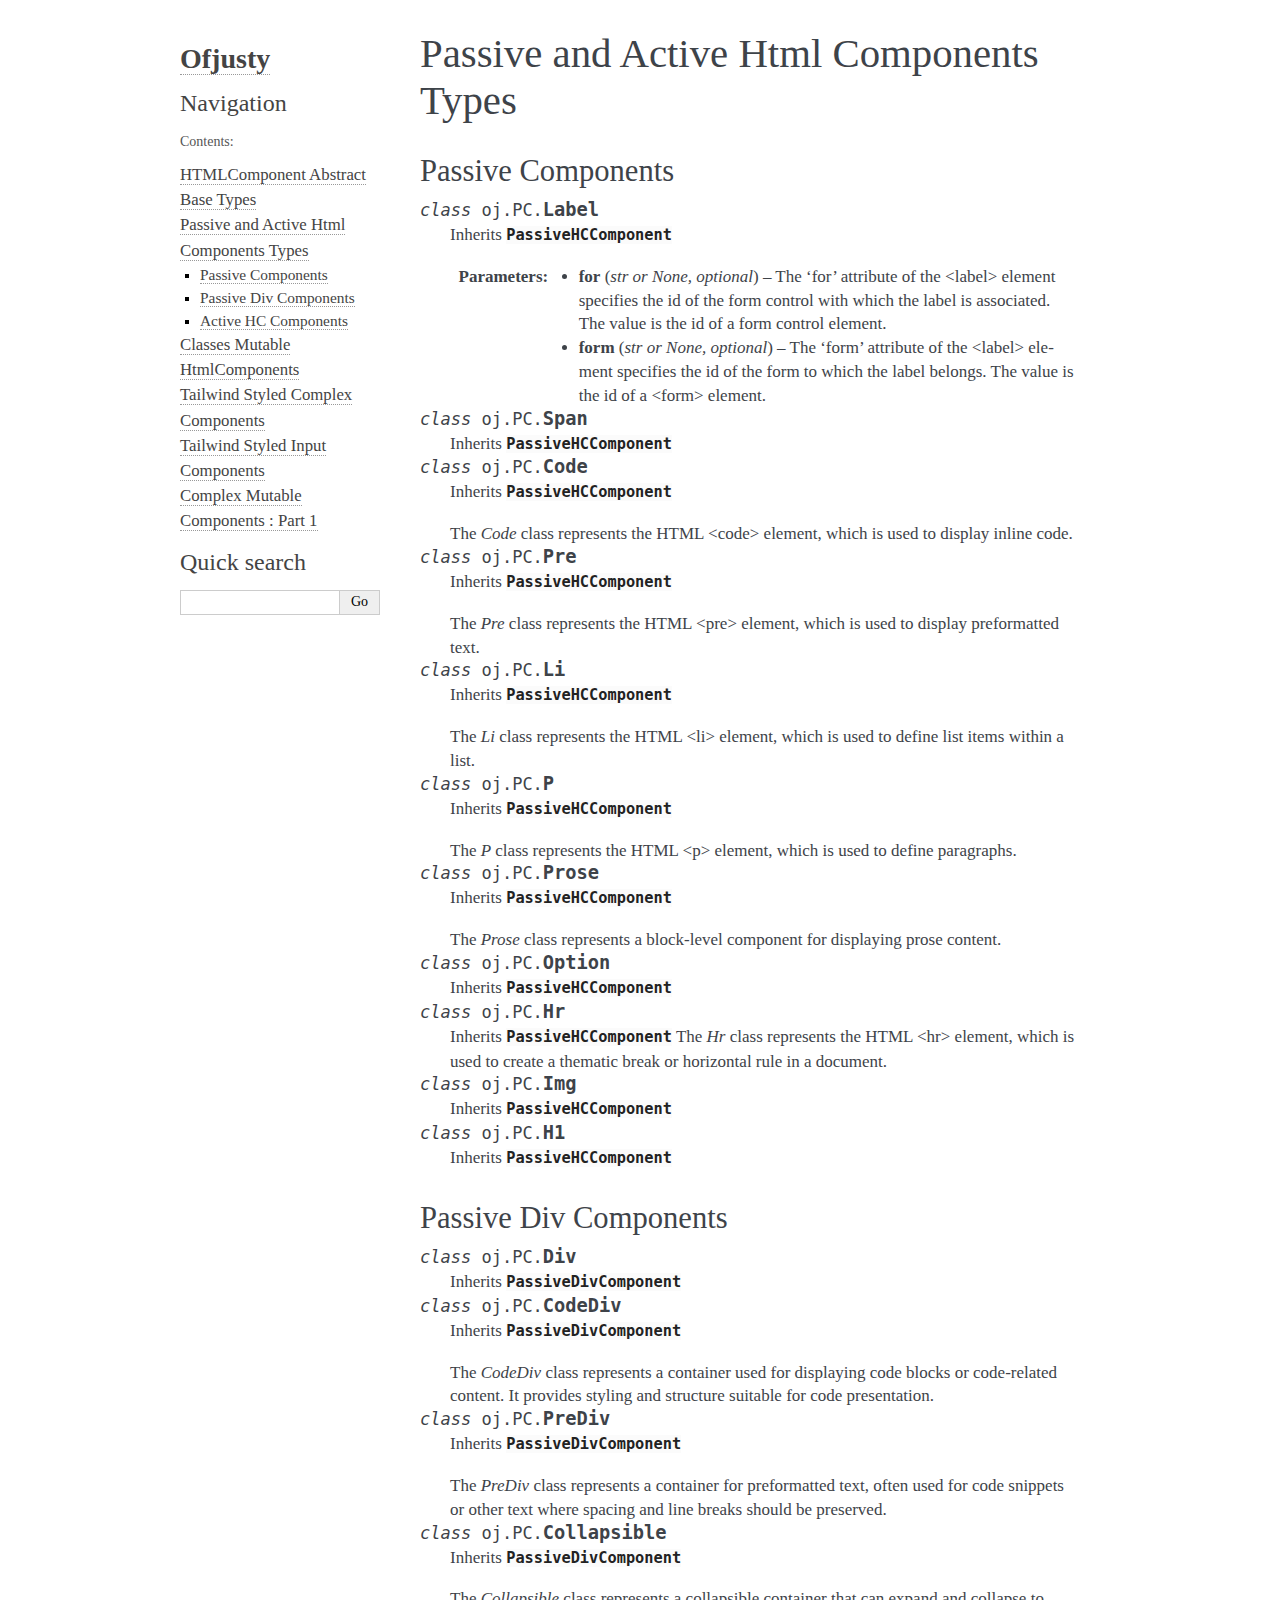
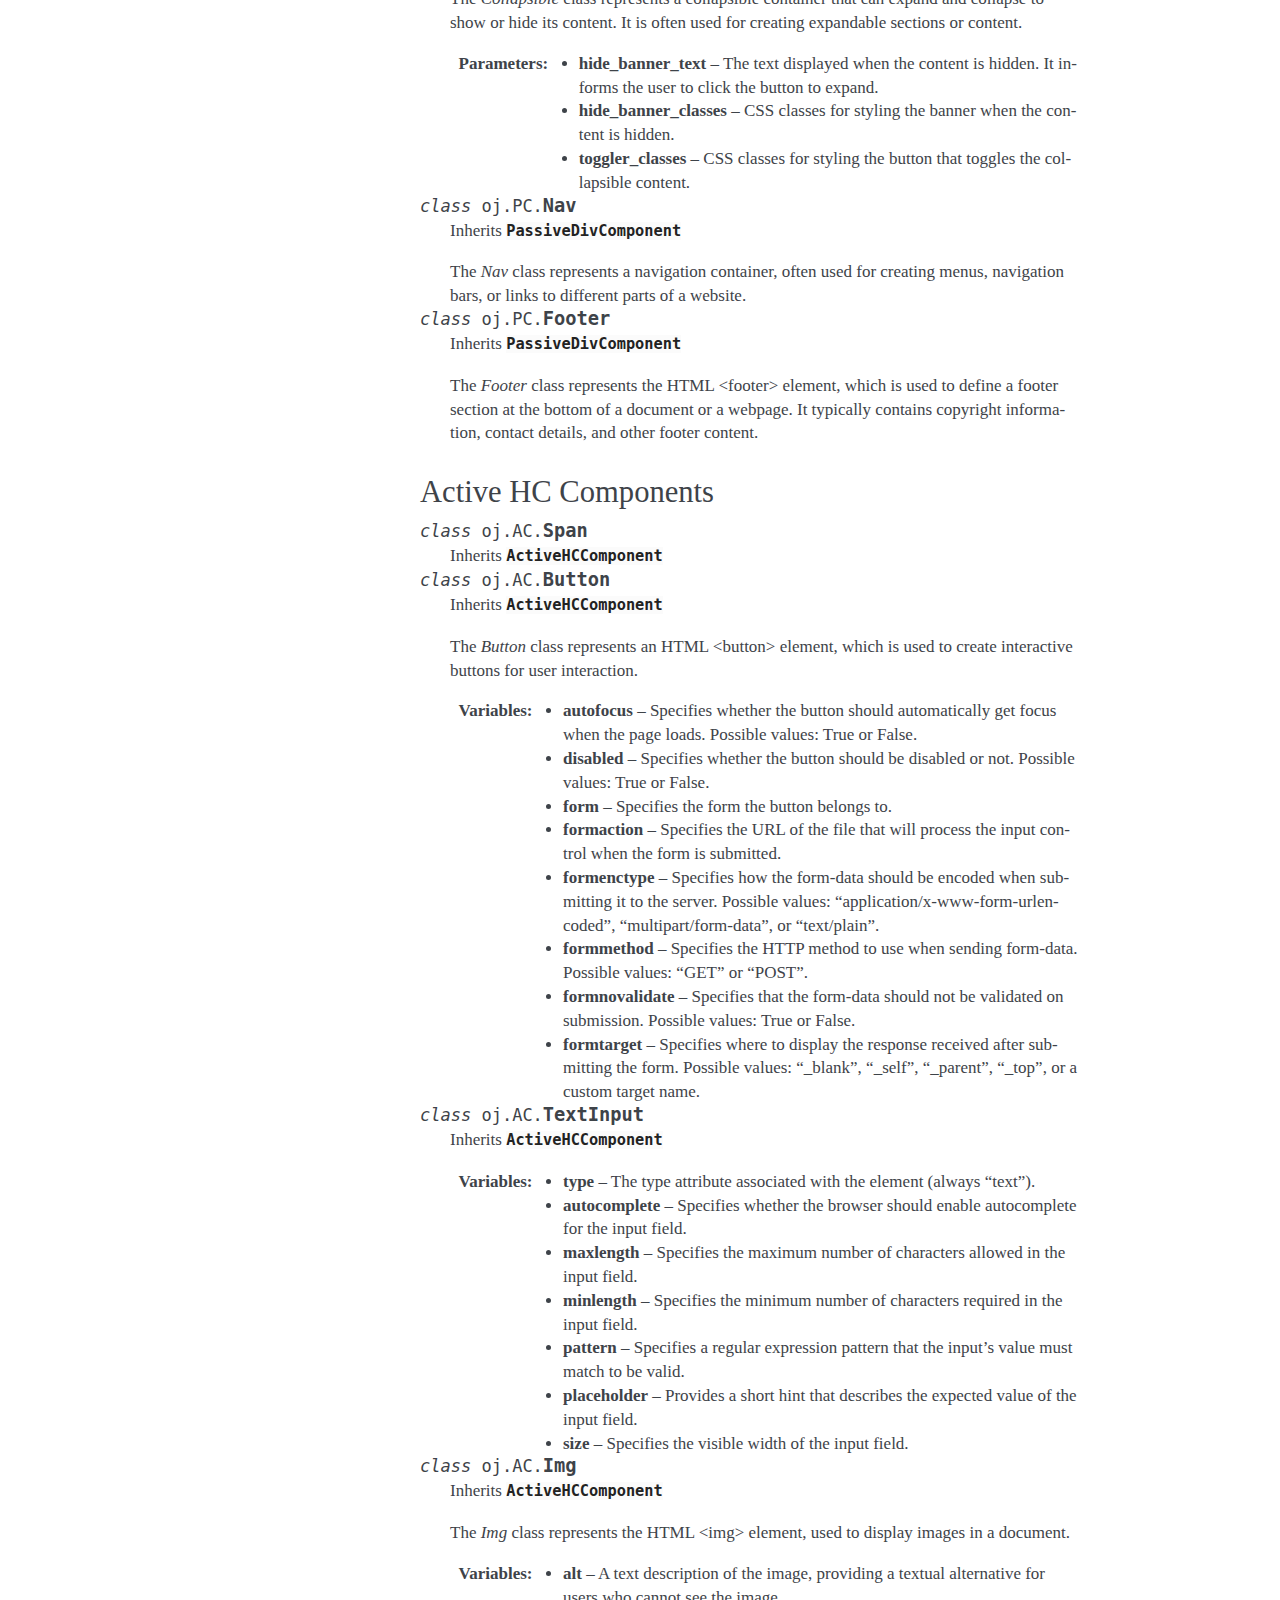
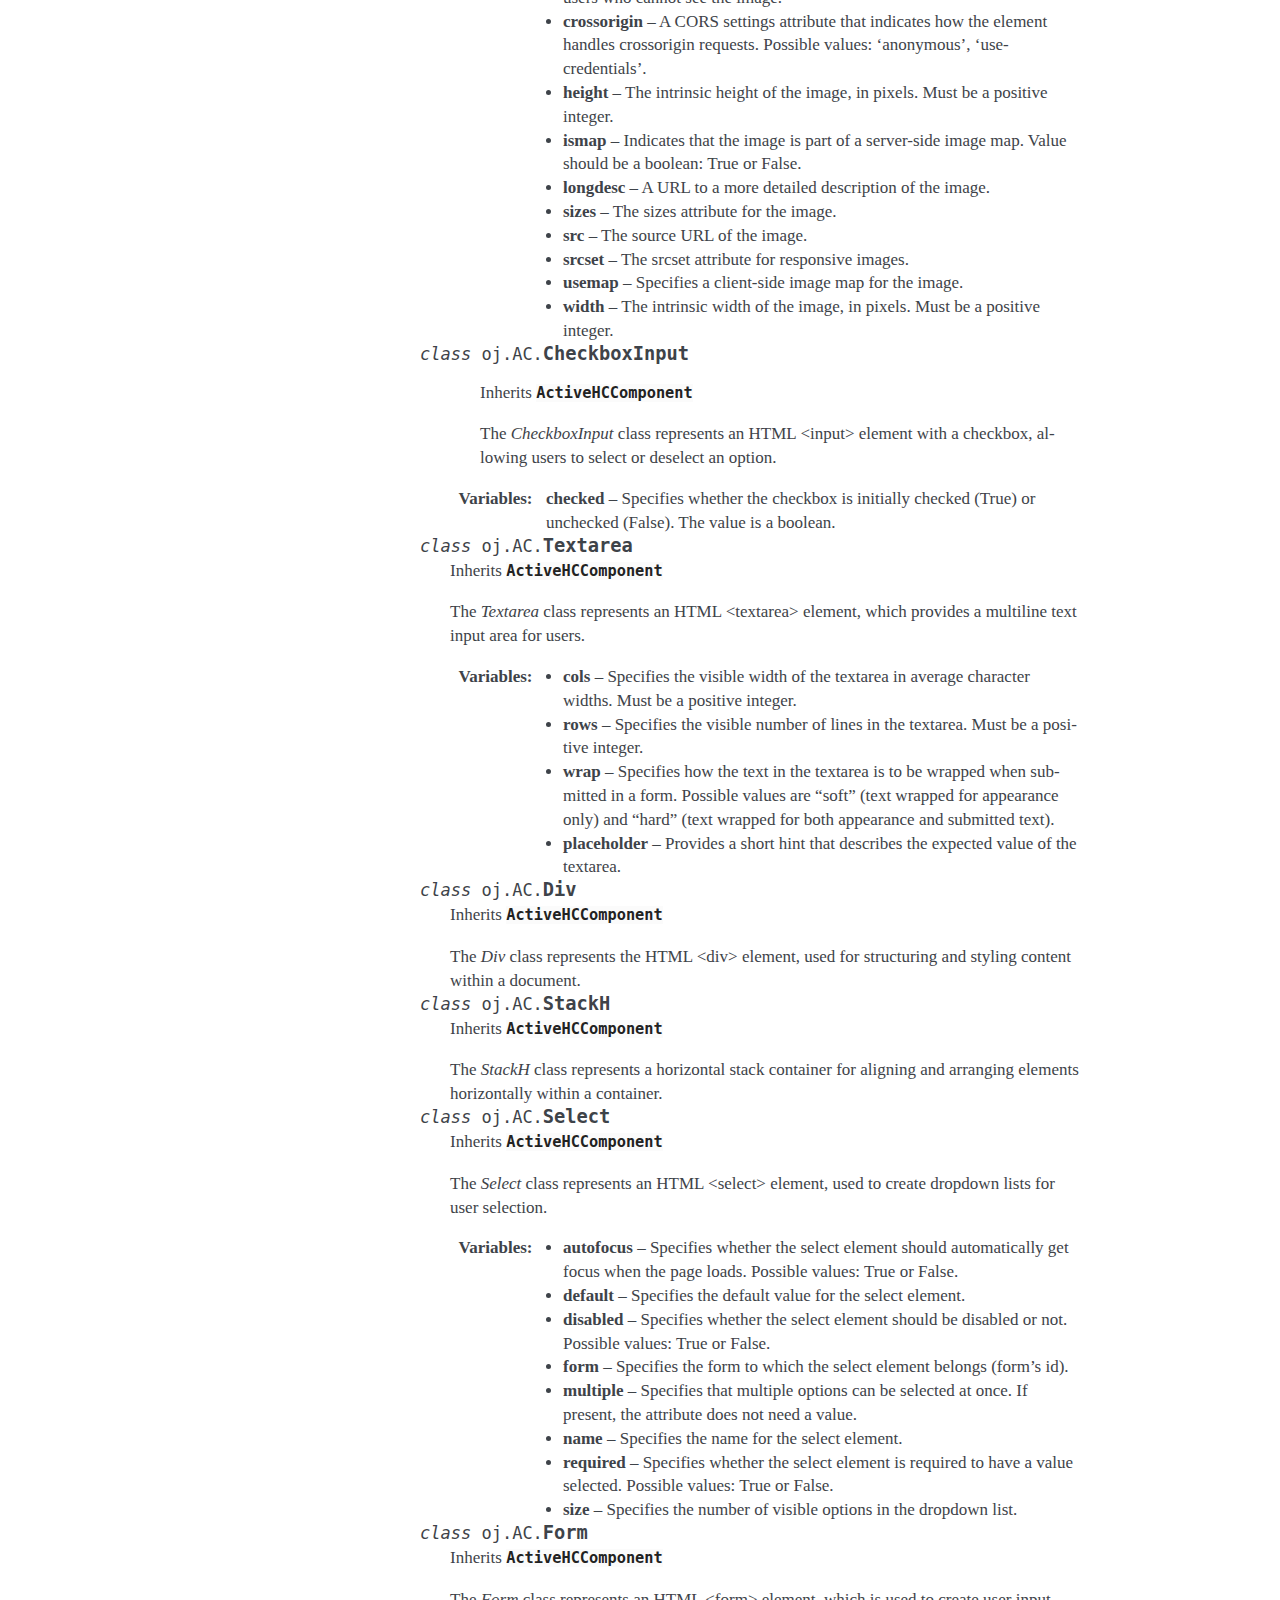
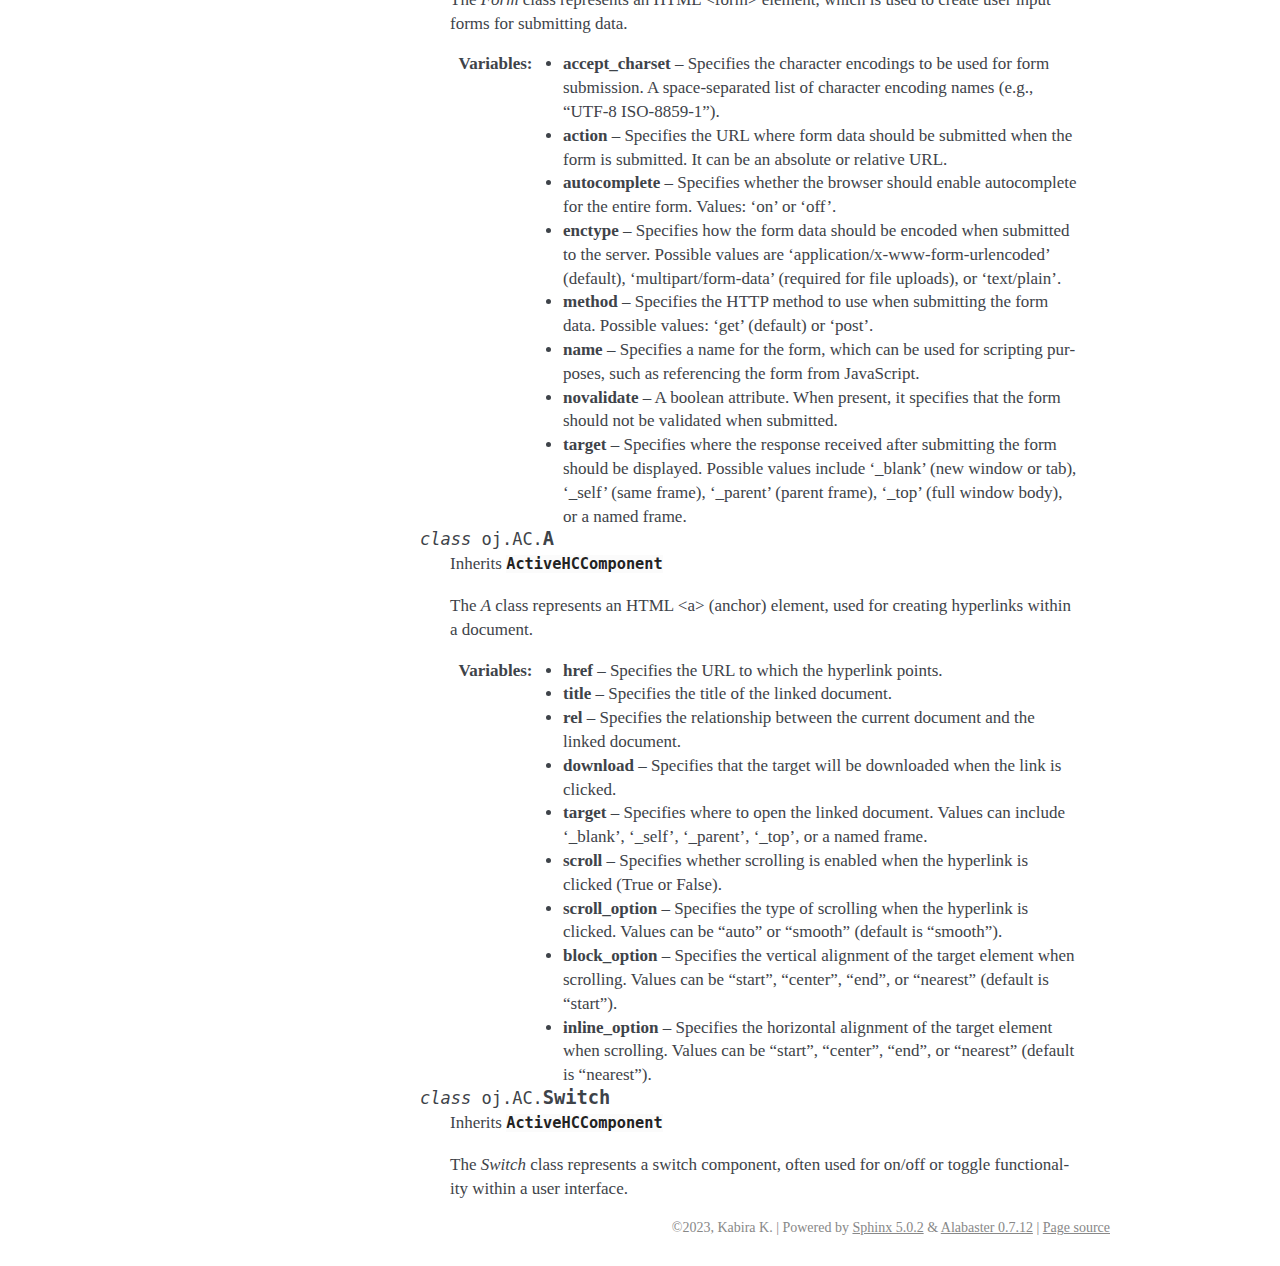
<file: htmlcomponents.html>
<!DOCTYPE html>

<html lang="en">
  <head>
    <meta charset="utf-8" />
    <meta name="viewport" content="width=device-width, initial-scale=1.0" /><meta name="generator" content="Docutils 0.18.1: http://docutils.sourceforge.net/" />

    <title>Passive and Active Html Components Types &#8212; Ofjusty 1.0.0 documentation</title>
    <link rel="stylesheet" type="text/css" href="_static/pygments.css" />
    <link rel="stylesheet" type="text/css" href="_static/alabaster.css" />
    <script data-url_root="./" id="documentation_options" src="_static/documentation_options.js"></script>
    <script src="_static/jquery.js"></script>
    <script src="_static/underscore.js"></script>
    <script src="_static/_sphinx_javascript_frameworks_compat.js"></script>
    <script src="_static/doctools.js"></script>
    <link rel="index" title="Index" href="genindex.html" />
    <link rel="search" title="Search" href="search.html" />
    <link rel="next" title="Classes Mutable HtmlComponents" href="mutable_htmlcomponents.html" />
    <link rel="prev" title="HTMLComponent Abstract Base Types" href="htmlcomponents_types.html" />
   
  <link rel="stylesheet" href="_static/custom.css" type="text/css" />
  
  
  <meta name="viewport" content="width=device-width, initial-scale=0.9, maximum-scale=0.9" />

  </head><body>
  

    <div class="document">
      <div class="documentwrapper">
        <div class="bodywrapper">
          

          <div class="body" role="main">
            
  <section id="passive-and-active-html-components-types">
<h1>Passive and Active Html Components Types<a class="headerlink" href="#passive-and-active-html-components-types" title="Permalink to this heading">¶</a></h1>
<section id="passive-components">
<h2>Passive Components<a class="headerlink" href="#passive-components" title="Permalink to this heading">¶</a></h2>
<dl class="py class">
<dt class="sig sig-object py" id="oj.PC.Label">
<em class="property"><span class="pre">class</span><span class="w"> </span></em><span class="sig-prename descclassname"><span class="pre">oj.PC.</span></span><span class="sig-name descname"><span class="pre">Label</span></span><a class="headerlink" href="#oj.PC.Label" title="Permalink to this definition">¶</a></dt>
<dd><p>Inherits <a class="reference internal" href="htmlcomponents_types.html#PassiveHCComponent" title="PassiveHCComponent"><code class="xref py py-class docutils literal notranslate"><span class="pre">PassiveHCComponent</span></code></a></p>
<dl class="field-list simple">
<dt class="field-odd">Parameters<span class="colon">:</span></dt>
<dd class="field-odd"><ul class="simple">
<li><p><strong>for</strong> (<em>str</em><em> or </em><em>None</em><em>, </em><em>optional</em>) – The ‘for’ attribute of the &lt;label&gt; element specifies the id of the form control with which the label is associated. The value is the id of a form control element.</p></li>
<li><p><strong>form</strong> (<em>str</em><em> or </em><em>None</em><em>, </em><em>optional</em>) – The ‘form’ attribute of the &lt;label&gt; element specifies the id of the form to which the label belongs. The value is the id of a &lt;form&gt; element.</p></li>
</ul>
</dd>
</dl>
</dd></dl>

<dl class="py class">
<dt class="sig sig-object py" id="oj.PC.Span">
<em class="property"><span class="pre">class</span><span class="w"> </span></em><span class="sig-prename descclassname"><span class="pre">oj.PC.</span></span><span class="sig-name descname"><span class="pre">Span</span></span><a class="headerlink" href="#oj.PC.Span" title="Permalink to this definition">¶</a></dt>
<dd><p>Inherits <a class="reference internal" href="htmlcomponents_types.html#PassiveHCComponent" title="PassiveHCComponent"><code class="xref py py-class docutils literal notranslate"><span class="pre">PassiveHCComponent</span></code></a></p>
</dd></dl>

<dl class="py class">
<dt class="sig sig-object py" id="oj.PC.Code">
<em class="property"><span class="pre">class</span><span class="w"> </span></em><span class="sig-prename descclassname"><span class="pre">oj.PC.</span></span><span class="sig-name descname"><span class="pre">Code</span></span><a class="headerlink" href="#oj.PC.Code" title="Permalink to this definition">¶</a></dt>
<dd><p>Inherits <a class="reference internal" href="htmlcomponents_types.html#PassiveHCComponent" title="PassiveHCComponent"><code class="xref py py-class docutils literal notranslate"><span class="pre">PassiveHCComponent</span></code></a></p>
<p>The <cite>Code</cite> class represents the HTML &lt;code&gt; element, which is used to display inline code.</p>
</dd></dl>

<dl class="py class">
<dt class="sig sig-object py" id="oj.PC.Pre">
<em class="property"><span class="pre">class</span><span class="w"> </span></em><span class="sig-prename descclassname"><span class="pre">oj.PC.</span></span><span class="sig-name descname"><span class="pre">Pre</span></span><a class="headerlink" href="#oj.PC.Pre" title="Permalink to this definition">¶</a></dt>
<dd><p>Inherits <a class="reference internal" href="htmlcomponents_types.html#PassiveHCComponent" title="PassiveHCComponent"><code class="xref py py-class docutils literal notranslate"><span class="pre">PassiveHCComponent</span></code></a></p>
<p>The <cite>Pre</cite> class represents the HTML &lt;pre&gt; element, which is used to display preformatted text.</p>
</dd></dl>

<dl class="py class">
<dt class="sig sig-object py" id="oj.PC.Li">
<em class="property"><span class="pre">class</span><span class="w"> </span></em><span class="sig-prename descclassname"><span class="pre">oj.PC.</span></span><span class="sig-name descname"><span class="pre">Li</span></span><a class="headerlink" href="#oj.PC.Li" title="Permalink to this definition">¶</a></dt>
<dd><p>Inherits <a class="reference internal" href="htmlcomponents_types.html#PassiveHCComponent" title="PassiveHCComponent"><code class="xref py py-class docutils literal notranslate"><span class="pre">PassiveHCComponent</span></code></a></p>
<p>The <cite>Li</cite> class represents the HTML &lt;li&gt; element, which is used to define list items within a list.</p>
</dd></dl>

<dl class="py class">
<dt class="sig sig-object py" id="oj.PC.P">
<em class="property"><span class="pre">class</span><span class="w"> </span></em><span class="sig-prename descclassname"><span class="pre">oj.PC.</span></span><span class="sig-name descname"><span class="pre">P</span></span><a class="headerlink" href="#oj.PC.P" title="Permalink to this definition">¶</a></dt>
<dd><p>Inherits <a class="reference internal" href="htmlcomponents_types.html#PassiveHCComponent" title="PassiveHCComponent"><code class="xref py py-class docutils literal notranslate"><span class="pre">PassiveHCComponent</span></code></a></p>
<p>The <cite>P</cite> class represents the HTML &lt;p&gt; element, which is used to define paragraphs.</p>
</dd></dl>

<dl class="py class">
<dt class="sig sig-object py" id="oj.PC.Prose">
<em class="property"><span class="pre">class</span><span class="w"> </span></em><span class="sig-prename descclassname"><span class="pre">oj.PC.</span></span><span class="sig-name descname"><span class="pre">Prose</span></span><a class="headerlink" href="#oj.PC.Prose" title="Permalink to this definition">¶</a></dt>
<dd><p>Inherits <a class="reference internal" href="htmlcomponents_types.html#PassiveHCComponent" title="PassiveHCComponent"><code class="xref py py-class docutils literal notranslate"><span class="pre">PassiveHCComponent</span></code></a></p>
<p>The <cite>Prose</cite> class represents a block-level component for displaying prose content.</p>
</dd></dl>

<dl class="py class">
<dt class="sig sig-object py" id="oj.PC.Option">
<em class="property"><span class="pre">class</span><span class="w"> </span></em><span class="sig-prename descclassname"><span class="pre">oj.PC.</span></span><span class="sig-name descname"><span class="pre">Option</span></span><a class="headerlink" href="#oj.PC.Option" title="Permalink to this definition">¶</a></dt>
<dd><p>Inherits <a class="reference internal" href="htmlcomponents_types.html#PassiveHCComponent" title="PassiveHCComponent"><code class="xref py py-class docutils literal notranslate"><span class="pre">PassiveHCComponent</span></code></a></p>
</dd></dl>

<dl class="py class">
<dt class="sig sig-object py" id="oj.PC.Hr">
<em class="property"><span class="pre">class</span><span class="w"> </span></em><span class="sig-prename descclassname"><span class="pre">oj.PC.</span></span><span class="sig-name descname"><span class="pre">Hr</span></span><a class="headerlink" href="#oj.PC.Hr" title="Permalink to this definition">¶</a></dt>
<dd><p>Inherits <a class="reference internal" href="htmlcomponents_types.html#PassiveHCComponent" title="PassiveHCComponent"><code class="xref py py-class docutils literal notranslate"><span class="pre">PassiveHCComponent</span></code></a>
The <cite>Hr</cite> class represents the HTML &lt;hr&gt; element, which is used to create a thematic break or horizontal rule in a document.</p>
</dd></dl>

<dl class="py class">
<dt class="sig sig-object py" id="oj.PC.Img">
<em class="property"><span class="pre">class</span><span class="w"> </span></em><span class="sig-prename descclassname"><span class="pre">oj.PC.</span></span><span class="sig-name descname"><span class="pre">Img</span></span><a class="headerlink" href="#oj.PC.Img" title="Permalink to this definition">¶</a></dt>
<dd><p>Inherits <a class="reference internal" href="htmlcomponents_types.html#PassiveHCComponent" title="PassiveHCComponent"><code class="xref py py-class docutils literal notranslate"><span class="pre">PassiveHCComponent</span></code></a></p>
</dd></dl>

<dl class="py class">
<dt class="sig sig-object py" id="oj.PC.H1">
<em class="property"><span class="pre">class</span><span class="w"> </span></em><span class="sig-prename descclassname"><span class="pre">oj.PC.</span></span><span class="sig-name descname"><span class="pre">H1</span></span><a class="headerlink" href="#oj.PC.H1" title="Permalink to this definition">¶</a></dt>
<dd><p>Inherits <a class="reference internal" href="htmlcomponents_types.html#PassiveHCComponent" title="PassiveHCComponent"><code class="xref py py-class docutils literal notranslate"><span class="pre">PassiveHCComponent</span></code></a></p>
</dd></dl>

</section>
<section id="passive-div-components">
<h2>Passive Div Components<a class="headerlink" href="#passive-div-components" title="Permalink to this heading">¶</a></h2>
<dl class="py class">
<dt class="sig sig-object py" id="oj.PC.Div">
<em class="property"><span class="pre">class</span><span class="w"> </span></em><span class="sig-prename descclassname"><span class="pre">oj.PC.</span></span><span class="sig-name descname"><span class="pre">Div</span></span><a class="headerlink" href="#oj.PC.Div" title="Permalink to this definition">¶</a></dt>
<dd><p>Inherits <a class="reference internal" href="htmlcomponents_types.html#PassiveDivComponent" title="PassiveDivComponent"><code class="xref py py-class docutils literal notranslate"><span class="pre">PassiveDivComponent</span></code></a></p>
</dd></dl>

<dl class="py class">
<dt class="sig sig-object py" id="oj.PC.CodeDiv">
<em class="property"><span class="pre">class</span><span class="w"> </span></em><span class="sig-prename descclassname"><span class="pre">oj.PC.</span></span><span class="sig-name descname"><span class="pre">CodeDiv</span></span><a class="headerlink" href="#oj.PC.CodeDiv" title="Permalink to this definition">¶</a></dt>
<dd><p>Inherits <a class="reference internal" href="htmlcomponents_types.html#PassiveDivComponent" title="PassiveDivComponent"><code class="xref py py-class docutils literal notranslate"><span class="pre">PassiveDivComponent</span></code></a></p>
<p>The <cite>CodeDiv</cite> class represents a container used for displaying code blocks or code-related content. It provides styling and structure suitable for code presentation.</p>
</dd></dl>

<dl class="py class">
<dt class="sig sig-object py" id="oj.PC.PreDiv">
<em class="property"><span class="pre">class</span><span class="w"> </span></em><span class="sig-prename descclassname"><span class="pre">oj.PC.</span></span><span class="sig-name descname"><span class="pre">PreDiv</span></span><a class="headerlink" href="#oj.PC.PreDiv" title="Permalink to this definition">¶</a></dt>
<dd><p>Inherits <a class="reference internal" href="htmlcomponents_types.html#PassiveDivComponent" title="PassiveDivComponent"><code class="xref py py-class docutils literal notranslate"><span class="pre">PassiveDivComponent</span></code></a></p>
<p>The <cite>PreDiv</cite> class represents a container for preformatted text, often used for code snippets or other text where spacing and line breaks should be preserved.</p>
</dd></dl>

<dl class="py class">
<dt class="sig sig-object py" id="oj.PC.Collapsible">
<em class="property"><span class="pre">class</span><span class="w"> </span></em><span class="sig-prename descclassname"><span class="pre">oj.PC.</span></span><span class="sig-name descname"><span class="pre">Collapsible</span></span><a class="headerlink" href="#oj.PC.Collapsible" title="Permalink to this definition">¶</a></dt>
<dd><p>Inherits <a class="reference internal" href="htmlcomponents_types.html#PassiveDivComponent" title="PassiveDivComponent"><code class="xref py py-class docutils literal notranslate"><span class="pre">PassiveDivComponent</span></code></a></p>
<p>The <cite>Collapsible</cite> class represents a collapsible container that can expand and collapse to show or hide its content. It is often used for creating expandable sections or content.</p>
<dl class="field-list simple">
<dt class="field-odd">Parameters<span class="colon">:</span></dt>
<dd class="field-odd"><ul class="simple">
<li><p><strong>hide_banner_text</strong> – The text displayed when the content is hidden. It informs the user to click the button to expand.</p></li>
<li><p><strong>hide_banner_classes</strong> – CSS classes for styling the banner when the content is hidden.</p></li>
<li><p><strong>toggler_classes</strong> – CSS classes for styling the button that toggles the collapsible content.</p></li>
</ul>
</dd>
</dl>
</dd></dl>

<dl class="py class">
<dt class="sig sig-object py" id="oj.PC.Nav">
<em class="property"><span class="pre">class</span><span class="w"> </span></em><span class="sig-prename descclassname"><span class="pre">oj.PC.</span></span><span class="sig-name descname"><span class="pre">Nav</span></span><a class="headerlink" href="#oj.PC.Nav" title="Permalink to this definition">¶</a></dt>
<dd><p>Inherits <a class="reference internal" href="htmlcomponents_types.html#PassiveDivComponent" title="PassiveDivComponent"><code class="xref py py-class docutils literal notranslate"><span class="pre">PassiveDivComponent</span></code></a></p>
<p>The <cite>Nav</cite> class represents a navigation container, often used for creating menus, navigation bars, or links to different parts of a website.</p>
</dd></dl>

<dl class="py class">
<dt class="sig sig-object py" id="oj.PC.Footer">
<em class="property"><span class="pre">class</span><span class="w"> </span></em><span class="sig-prename descclassname"><span class="pre">oj.PC.</span></span><span class="sig-name descname"><span class="pre">Footer</span></span><a class="headerlink" href="#oj.PC.Footer" title="Permalink to this definition">¶</a></dt>
<dd><p>Inherits <a class="reference internal" href="htmlcomponents_types.html#PassiveDivComponent" title="PassiveDivComponent"><code class="xref py py-class docutils literal notranslate"><span class="pre">PassiveDivComponent</span></code></a></p>
<p>The <cite>Footer</cite> class represents the HTML &lt;footer&gt; element, which is used to define a footer section at the bottom of a document or a webpage. It typically contains copyright information, contact details, and other footer content.</p>
</dd></dl>

</section>
<section id="active-hc-components">
<h2>Active HC Components<a class="headerlink" href="#active-hc-components" title="Permalink to this heading">¶</a></h2>
<dl class="py class">
<dt class="sig sig-object py" id="oj.AC.Span">
<em class="property"><span class="pre">class</span><span class="w"> </span></em><span class="sig-prename descclassname"><span class="pre">oj.AC.</span></span><span class="sig-name descname"><span class="pre">Span</span></span><a class="headerlink" href="#oj.AC.Span" title="Permalink to this definition">¶</a></dt>
<dd><p>Inherits <a class="reference internal" href="htmlcomponents_types.html#ActiveHCComponent" title="ActiveHCComponent"><code class="xref py py-class docutils literal notranslate"><span class="pre">ActiveHCComponent</span></code></a></p>
</dd></dl>

<dl class="py class">
<dt class="sig sig-object py" id="oj.AC.Button">
<em class="property"><span class="pre">class</span><span class="w"> </span></em><span class="sig-prename descclassname"><span class="pre">oj.AC.</span></span><span class="sig-name descname"><span class="pre">Button</span></span><a class="headerlink" href="#oj.AC.Button" title="Permalink to this definition">¶</a></dt>
<dd><p>Inherits <a class="reference internal" href="htmlcomponents_types.html#ActiveHCComponent" title="ActiveHCComponent"><code class="xref py py-class docutils literal notranslate"><span class="pre">ActiveHCComponent</span></code></a></p>
<p>The <cite>Button</cite> class represents an HTML &lt;button&gt; element, which is used to create interactive buttons for user interaction.</p>
<dl class="field-list simple">
<dt class="field-odd">Variables<span class="colon">:</span></dt>
<dd class="field-odd"><ul class="simple">
<li><p><strong>autofocus</strong> – Specifies whether the button should automatically get focus when the page loads. Possible values: True or False.</p></li>
<li><p><strong>disabled</strong> – Specifies whether the button should be disabled or not. Possible values: True or False.</p></li>
<li><p><strong>form</strong> – Specifies the form the button belongs to.</p></li>
<li><p><strong>formaction</strong> – Specifies the URL of the file that will process the input control when the form is submitted.</p></li>
<li><p><strong>formenctype</strong> – Specifies how the form-data should be encoded when submitting it to the server. Possible values: “application/x-www-form-urlencoded”, “multipart/form-data”, or “text/plain”.</p></li>
<li><p><strong>formmethod</strong> – Specifies the HTTP method to use when sending form-data. Possible values: “GET” or “POST”.</p></li>
<li><p><strong>formnovalidate</strong> – Specifies that the form-data should not be validated on submission. Possible values: True or False.</p></li>
<li><p><strong>formtarget</strong> – Specifies where to display the response received after submitting the form. Possible values: “_blank”, “_self”, “_parent”, “_top”, or a custom target name.</p></li>
</ul>
</dd>
</dl>
</dd></dl>

<dl class="py class">
<dt class="sig sig-object py" id="oj.AC.TextInput">
<em class="property"><span class="pre">class</span><span class="w"> </span></em><span class="sig-prename descclassname"><span class="pre">oj.AC.</span></span><span class="sig-name descname"><span class="pre">TextInput</span></span><a class="headerlink" href="#oj.AC.TextInput" title="Permalink to this definition">¶</a></dt>
<dd><p>Inherits <a class="reference internal" href="htmlcomponents_types.html#ActiveHCComponent" title="ActiveHCComponent"><code class="xref py py-class docutils literal notranslate"><span class="pre">ActiveHCComponent</span></code></a></p>
<dl class="field-list simple">
<dt class="field-odd">Variables<span class="colon">:</span></dt>
<dd class="field-odd"><ul class="simple">
<li><p><strong>type</strong> – The type attribute associated with the element (always “text”).</p></li>
<li><p><strong>autocomplete</strong> – Specifies whether the browser should enable autocomplete for the input field.</p></li>
<li><p><strong>maxlength</strong> – Specifies the maximum number of characters allowed in the input field.</p></li>
<li><p><strong>minlength</strong> – Specifies the minimum number of characters required in the input field.</p></li>
<li><p><strong>pattern</strong> – Specifies a regular expression pattern that the input’s value must match to be valid.</p></li>
<li><p><strong>placeholder</strong> – Provides a short hint that describes the expected value of the input field.</p></li>
<li><p><strong>size</strong> – Specifies the visible width of the input field.</p></li>
</ul>
</dd>
</dl>
</dd></dl>

<dl class="py class">
<dt class="sig sig-object py" id="oj.AC.Img">
<em class="property"><span class="pre">class</span><span class="w"> </span></em><span class="sig-prename descclassname"><span class="pre">oj.AC.</span></span><span class="sig-name descname"><span class="pre">Img</span></span><a class="headerlink" href="#oj.AC.Img" title="Permalink to this definition">¶</a></dt>
<dd><p>Inherits <a class="reference internal" href="htmlcomponents_types.html#ActiveHCComponent" title="ActiveHCComponent"><code class="xref py py-class docutils literal notranslate"><span class="pre">ActiveHCComponent</span></code></a></p>
<p>The <cite>Img</cite> class represents the HTML &lt;img&gt; element, used to display images in a document.</p>
<dl class="field-list simple">
<dt class="field-odd">Variables<span class="colon">:</span></dt>
<dd class="field-odd"><ul class="simple">
<li><p><strong>alt</strong> – A text description of the image, providing a textual alternative for users who cannot see the image.</p></li>
<li><p><strong>crossorigin</strong> – A CORS settings attribute that indicates how the element handles crossorigin requests. Possible values: ‘anonymous’, ‘use-credentials’.</p></li>
<li><p><strong>height</strong> – The intrinsic height of the image, in pixels. Must be a positive integer.</p></li>
<li><p><strong>ismap</strong> – Indicates that the image is part of a server-side image map. Value should be a boolean: True or False.</p></li>
<li><p><strong>longdesc</strong> – A URL to a more detailed description of the image.</p></li>
<li><p><strong>sizes</strong> – The sizes attribute for the image.</p></li>
<li><p><strong>src</strong> – The source URL of the image.</p></li>
<li><p><strong>srcset</strong> – The srcset attribute for responsive images.</p></li>
<li><p><strong>usemap</strong> – Specifies a client-side image map for the image.</p></li>
<li><p><strong>width</strong> – The intrinsic width of the image, in pixels. Must be a positive integer.</p></li>
</ul>
</dd>
</dl>
</dd></dl>

<dl class="py class">
<dt class="sig sig-object py" id="oj.AC.CheckboxInput">
<em class="property"><span class="pre">class</span><span class="w"> </span></em><span class="sig-prename descclassname"><span class="pre">oj.AC.</span></span><span class="sig-name descname"><span class="pre">CheckboxInput</span></span><a class="headerlink" href="#oj.AC.CheckboxInput" title="Permalink to this definition">¶</a></dt>
<dd><blockquote>
<div><p>Inherits <a class="reference internal" href="htmlcomponents_types.html#ActiveHCComponent" title="ActiveHCComponent"><code class="xref py py-class docutils literal notranslate"><span class="pre">ActiveHCComponent</span></code></a></p>
<p>The <cite>CheckboxInput</cite> class represents an HTML &lt;input&gt; element with a checkbox, allowing users to select or deselect an option.</p>
</div></blockquote>
<dl class="field-list simple">
<dt class="field-odd">Variables<span class="colon">:</span></dt>
<dd class="field-odd"><p><strong>checked</strong> – Specifies whether the checkbox is initially checked (True) or unchecked (False). The value is a boolean.</p>
</dd>
</dl>
</dd></dl>

<dl class="py class">
<dt class="sig sig-object py" id="oj.AC.Textarea">
<em class="property"><span class="pre">class</span><span class="w"> </span></em><span class="sig-prename descclassname"><span class="pre">oj.AC.</span></span><span class="sig-name descname"><span class="pre">Textarea</span></span><a class="headerlink" href="#oj.AC.Textarea" title="Permalink to this definition">¶</a></dt>
<dd><p>Inherits <a class="reference internal" href="htmlcomponents_types.html#ActiveHCComponent" title="ActiveHCComponent"><code class="xref py py-class docutils literal notranslate"><span class="pre">ActiveHCComponent</span></code></a></p>
<p>The <cite>Textarea</cite> class represents an HTML &lt;textarea&gt; element, which provides a multiline text input area for users.</p>
<dl class="field-list simple">
<dt class="field-odd">Variables<span class="colon">:</span></dt>
<dd class="field-odd"><ul class="simple">
<li><p><strong>cols</strong> – Specifies the visible width of the textarea in average character widths. Must be a positive integer.</p></li>
<li><p><strong>rows</strong> – Specifies the visible number of lines in the textarea. Must be a positive integer.</p></li>
<li><p><strong>wrap</strong> – Specifies how the text in the textarea is to be wrapped when submitted in a form. Possible values are “soft” (text wrapped for appearance only) and “hard” (text wrapped for both appearance and submitted text).</p></li>
<li><p><strong>placeholder</strong> – Provides a short hint that describes the expected value of the textarea.</p></li>
</ul>
</dd>
</dl>
</dd></dl>

<dl class="py class">
<dt class="sig sig-object py" id="oj.AC.Div">
<em class="property"><span class="pre">class</span><span class="w"> </span></em><span class="sig-prename descclassname"><span class="pre">oj.AC.</span></span><span class="sig-name descname"><span class="pre">Div</span></span><a class="headerlink" href="#oj.AC.Div" title="Permalink to this definition">¶</a></dt>
<dd><p>Inherits <a class="reference internal" href="htmlcomponents_types.html#ActiveHCComponent" title="ActiveHCComponent"><code class="xref py py-class docutils literal notranslate"><span class="pre">ActiveHCComponent</span></code></a></p>
<p>The <cite>Div</cite> class represents the HTML &lt;div&gt; element, used for structuring and styling content within a document.</p>
</dd></dl>

<dl class="py class">
<dt class="sig sig-object py" id="oj.AC.StackH">
<em class="property"><span class="pre">class</span><span class="w"> </span></em><span class="sig-prename descclassname"><span class="pre">oj.AC.</span></span><span class="sig-name descname"><span class="pre">StackH</span></span><a class="headerlink" href="#oj.AC.StackH" title="Permalink to this definition">¶</a></dt>
<dd><p>Inherits <a class="reference internal" href="htmlcomponents_types.html#ActiveHCComponent" title="ActiveHCComponent"><code class="xref py py-class docutils literal notranslate"><span class="pre">ActiveHCComponent</span></code></a></p>
<p>The <cite>StackH</cite> class represents a horizontal stack container for aligning and arranging elements horizontally within a container.</p>
</dd></dl>

<dl class="py class">
<dt class="sig sig-object py" id="oj.AC.Select">
<em class="property"><span class="pre">class</span><span class="w"> </span></em><span class="sig-prename descclassname"><span class="pre">oj.AC.</span></span><span class="sig-name descname"><span class="pre">Select</span></span><a class="headerlink" href="#oj.AC.Select" title="Permalink to this definition">¶</a></dt>
<dd><p>Inherits <a class="reference internal" href="htmlcomponents_types.html#ActiveHCComponent" title="ActiveHCComponent"><code class="xref py py-class docutils literal notranslate"><span class="pre">ActiveHCComponent</span></code></a></p>
<p>The <cite>Select</cite> class represents an HTML &lt;select&gt; element, used to create dropdown lists for user selection.</p>
<dl class="field-list simple">
<dt class="field-odd">Variables<span class="colon">:</span></dt>
<dd class="field-odd"><ul class="simple">
<li><p><strong>autofocus</strong> – Specifies whether the select element should automatically get focus when the page loads. Possible values: True or False.</p></li>
<li><p><strong>default</strong> – Specifies the default value for the select element.</p></li>
<li><p><strong>disabled</strong> – Specifies whether the select element should be disabled or not. Possible values: True or False.</p></li>
<li><p><strong>form</strong> – Specifies the form to which the select element belongs (form’s id).</p></li>
<li><p><strong>multiple</strong> – Specifies that multiple options can be selected at once. If present, the attribute does not need a value.</p></li>
<li><p><strong>name</strong> – Specifies the name for the select element.</p></li>
<li><p><strong>required</strong> – Specifies whether the select element is required to have a value selected. Possible values: True or False.</p></li>
<li><p><strong>size</strong> – Specifies the number of visible options in the dropdown list.</p></li>
</ul>
</dd>
</dl>
</dd></dl>

<dl class="py class">
<dt class="sig sig-object py" id="oj.AC.Form">
<em class="property"><span class="pre">class</span><span class="w"> </span></em><span class="sig-prename descclassname"><span class="pre">oj.AC.</span></span><span class="sig-name descname"><span class="pre">Form</span></span><a class="headerlink" href="#oj.AC.Form" title="Permalink to this definition">¶</a></dt>
<dd><p>Inherits <a class="reference internal" href="htmlcomponents_types.html#ActiveHCComponent" title="ActiveHCComponent"><code class="xref py py-class docutils literal notranslate"><span class="pre">ActiveHCComponent</span></code></a></p>
<p>The <cite>Form</cite> class represents an HTML &lt;form&gt; element, which is used to create user input forms for submitting data.</p>
<dl class="field-list simple">
<dt class="field-odd">Variables<span class="colon">:</span></dt>
<dd class="field-odd"><ul class="simple">
<li><p><strong>accept_charset</strong> – Specifies the character encodings to be used for form submission. A space-separated list of character encoding names (e.g., “UTF-8 ISO-8859-1”).</p></li>
<li><p><strong>action</strong> – Specifies the URL where form data should be submitted when the form is submitted. It can be an absolute or relative URL.</p></li>
<li><p><strong>autocomplete</strong> – Specifies whether the browser should enable autocomplete for the entire form. Values: ‘on’ or ‘off’.</p></li>
<li><p><strong>enctype</strong> – Specifies how the form data should be encoded when submitted to the server. Possible values are ‘application/x-www-form-urlencoded’ (default), ‘multipart/form-data’ (required for file uploads), or ‘text/plain’.</p></li>
<li><p><strong>method</strong> – Specifies the HTTP method to use when submitting the form data. Possible values: ‘get’ (default) or ‘post’.</p></li>
<li><p><strong>name</strong> – Specifies a name for the form, which can be used for scripting purposes, such as referencing the form from JavaScript.</p></li>
<li><p><strong>novalidate</strong> – A boolean attribute. When present, it specifies that the form should not be validated when submitted.</p></li>
<li><p><strong>target</strong> – Specifies where the response received after submitting the form should be displayed. Possible values include ‘_blank’ (new window or tab), ‘_self’ (same frame), ‘_parent’ (parent frame), ‘_top’ (full window body), or a named frame.</p></li>
</ul>
</dd>
</dl>
</dd></dl>

<dl class="py class">
<dt class="sig sig-object py" id="oj.AC.A">
<em class="property"><span class="pre">class</span><span class="w"> </span></em><span class="sig-prename descclassname"><span class="pre">oj.AC.</span></span><span class="sig-name descname"><span class="pre">A</span></span><a class="headerlink" href="#oj.AC.A" title="Permalink to this definition">¶</a></dt>
<dd><p>Inherits <a class="reference internal" href="htmlcomponents_types.html#ActiveHCComponent" title="ActiveHCComponent"><code class="xref py py-class docutils literal notranslate"><span class="pre">ActiveHCComponent</span></code></a></p>
<p>The <cite>A</cite> class represents an HTML &lt;a&gt; (anchor) element, used for creating hyperlinks within a document.</p>
<dl class="field-list simple">
<dt class="field-odd">Variables<span class="colon">:</span></dt>
<dd class="field-odd"><ul class="simple">
<li><p><strong>href</strong> – Specifies the URL to which the hyperlink points.</p></li>
<li><p><strong>title</strong> – Specifies the title of the linked document.</p></li>
<li><p><strong>rel</strong> – Specifies the relationship between the current document and the linked document.</p></li>
<li><p><strong>download</strong> – Specifies that the target will be downloaded when the link is clicked.</p></li>
<li><p><strong>target</strong> – Specifies where to open the linked document. Values can include ‘_blank’, ‘_self’, ‘_parent’, ‘_top’, or a named frame.</p></li>
<li><p><strong>scroll</strong> – Specifies whether scrolling is enabled when the hyperlink is clicked (True or False).</p></li>
<li><p><strong>scroll_option</strong> – Specifies the type of scrolling when the hyperlink is clicked. Values can be “auto” or “smooth” (default is “smooth”).</p></li>
<li><p><strong>block_option</strong> – Specifies the vertical alignment of the target element when scrolling. Values can be “start”, “center”, “end”, or “nearest” (default is “start”).</p></li>
<li><p><strong>inline_option</strong> – Specifies the horizontal alignment of the target element when scrolling. Values can be “start”, “center”, “end”, or “nearest” (default is “nearest”).</p></li>
</ul>
</dd>
</dl>
</dd></dl>

<dl class="py class">
<dt class="sig sig-object py" id="oj.AC.Switch">
<em class="property"><span class="pre">class</span><span class="w"> </span></em><span class="sig-prename descclassname"><span class="pre">oj.AC.</span></span><span class="sig-name descname"><span class="pre">Switch</span></span><a class="headerlink" href="#oj.AC.Switch" title="Permalink to this definition">¶</a></dt>
<dd><p>Inherits <a class="reference internal" href="htmlcomponents_types.html#ActiveHCComponent" title="ActiveHCComponent"><code class="xref py py-class docutils literal notranslate"><span class="pre">ActiveHCComponent</span></code></a></p>
<p>The <cite>Switch</cite> class represents a switch component, often used for on/off or toggle functionality within a user interface.</p>
</dd></dl>

</section>
</section>


          </div>
          
        </div>
      </div>
      <div class="sphinxsidebar" role="navigation" aria-label="main navigation">
        <div class="sphinxsidebarwrapper">
<h1 class="logo"><a href="index.html">Ofjusty</a></h1>








<h3>Navigation</h3>
<p class="caption" role="heading"><span class="caption-text">Contents:</span></p>
<ul class="current">
<li class="toctree-l1"><a class="reference internal" href="htmlcomponents_types.html">HTMLComponent Abstract Base Types</a></li>
<li class="toctree-l1 current"><a class="current reference internal" href="#">Passive and Active Html Components Types</a><ul>
<li class="toctree-l2"><a class="reference internal" href="#passive-components">Passive Components</a></li>
<li class="toctree-l2"><a class="reference internal" href="#passive-div-components">Passive Div Components</a></li>
<li class="toctree-l2"><a class="reference internal" href="#active-hc-components">Active HC Components</a></li>
</ul>
</li>
<li class="toctree-l1"><a class="reference internal" href="mutable_htmlcomponents.html">Classes Mutable HtmlComponents</a></li>
<li class="toctree-l1"><a class="reference internal" href="derived_components.html">Tailwind Styled Complex Components</a></li>
<li class="toctree-l1"><a class="reference internal" href="derived_components.html#tailwind-styled-input-components">Tailwind Styled Input Components</a></li>
<li class="toctree-l1"><a class="reference internal" href="derived_components.html#complex-mutable-components-part-1">Complex Mutable Components : Part 1</a></li>
</ul>

<div class="relations">
<h3>Related Topics</h3>
<ul>
  <li><a href="index.html">Documentation overview</a><ul>
      <li>Previous: <a href="htmlcomponents_types.html" title="previous chapter">HTMLComponent Abstract Base Types</a></li>
      <li>Next: <a href="mutable_htmlcomponents.html" title="next chapter">Classes Mutable HtmlComponents</a></li>
  </ul></li>
</ul>
</div>
<div id="searchbox" style="display: none" role="search">
  <h3 id="searchlabel">Quick search</h3>
    <div class="searchformwrapper">
    <form class="search" action="search.html" method="get">
      <input type="text" name="q" aria-labelledby="searchlabel" autocomplete="off" autocorrect="off" autocapitalize="off" spellcheck="false"/>
      <input type="submit" value="Go" />
    </form>
    </div>
</div>
<script>document.getElementById('searchbox').style.display = "block"</script>








        </div>
      </div>
      <div class="clearer"></div>
    </div>
    <div class="footer">
      &copy;2023, Kabira K.
      
      |
      Powered by <a href="http://sphinx-doc.org/">Sphinx 5.0.2</a>
      &amp; <a href="https://github.com/bitprophet/alabaster">Alabaster 0.7.12</a>
      
      |
      <a href="_sources/htmlcomponents.rst.txt"
          rel="nofollow">Page source</a>
    </div>

    

    
  </body>
</html>
</file>
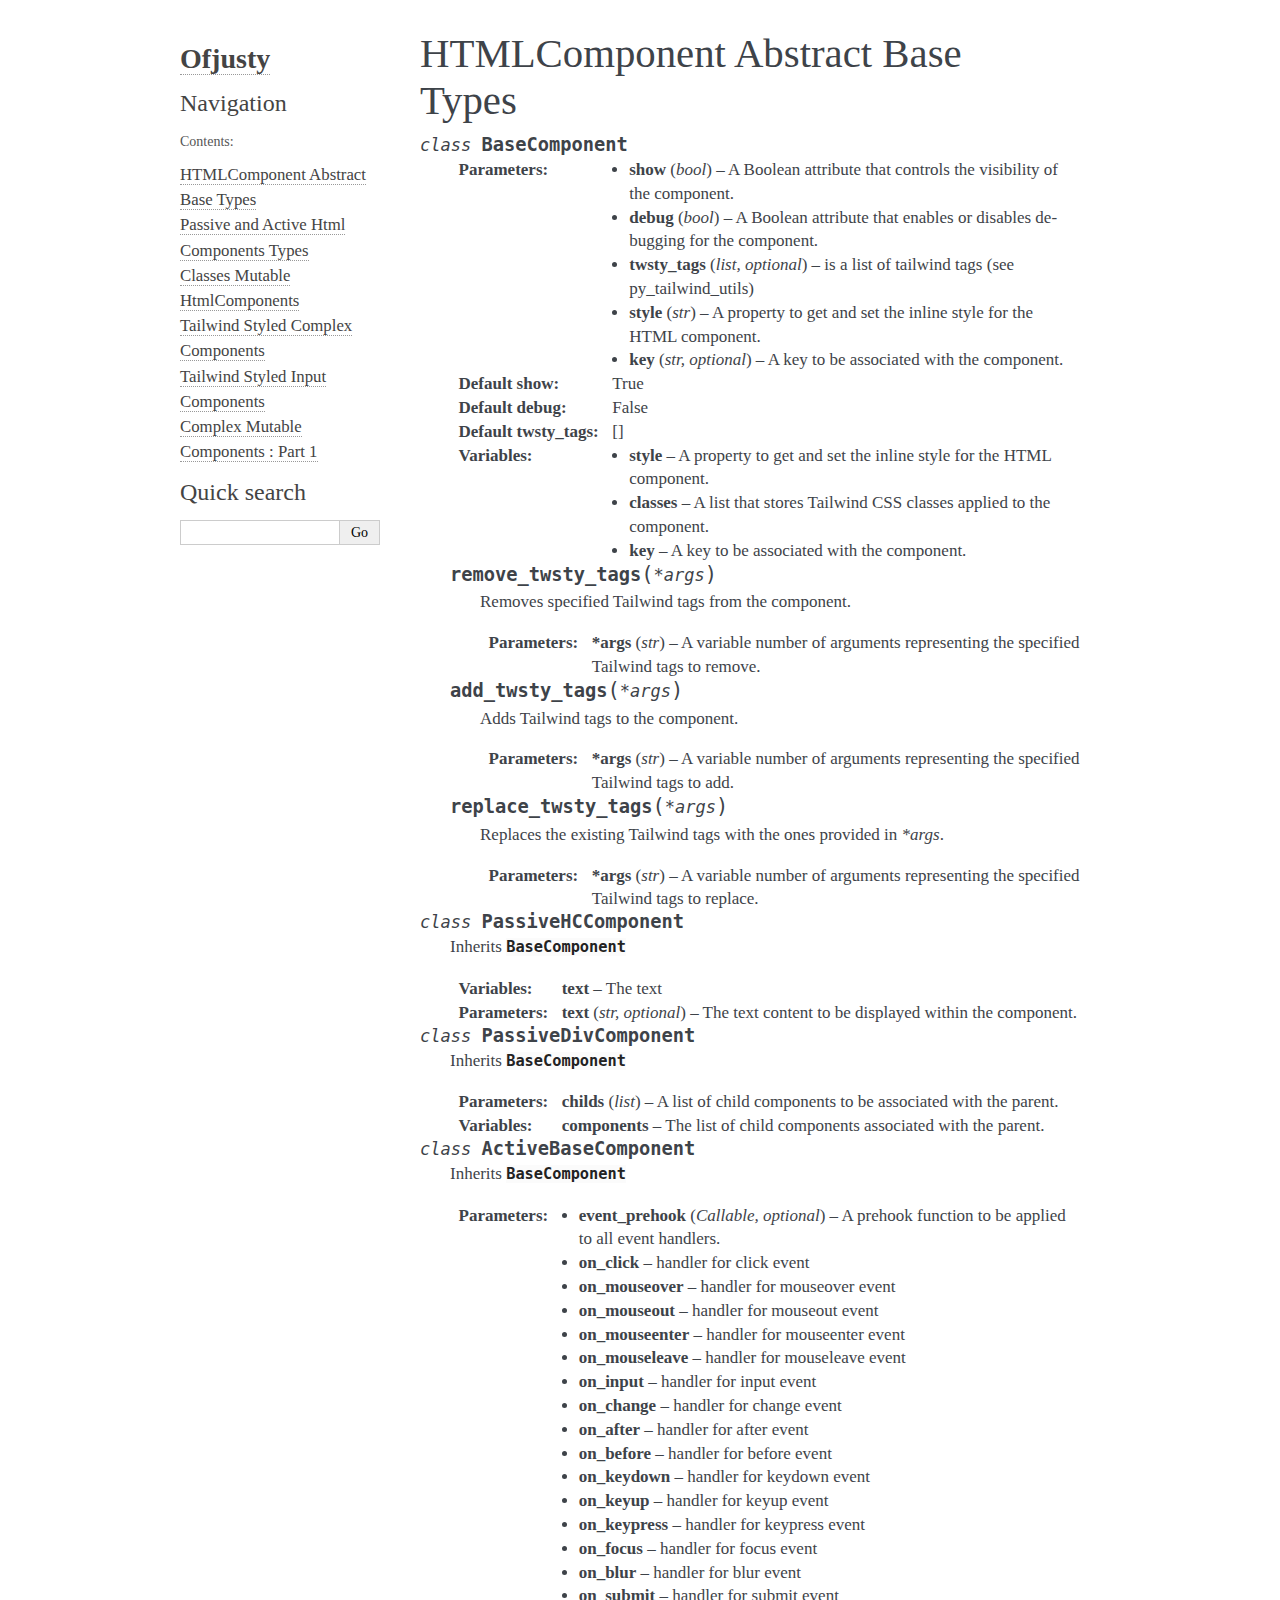
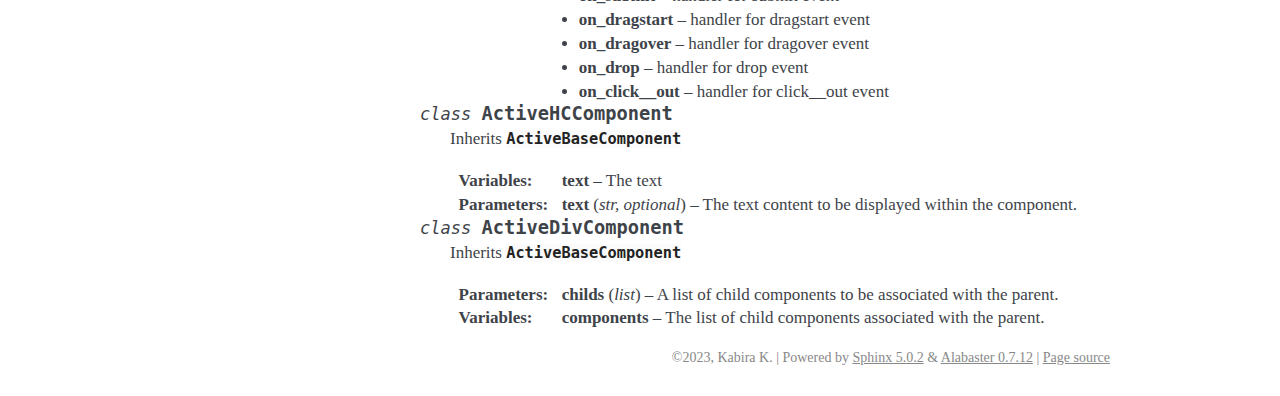
<file: htmlcomponents_types.html>
<!DOCTYPE html>

<html lang="en">
  <head>
    <meta charset="utf-8" />
    <meta name="viewport" content="width=device-width, initial-scale=1.0" /><meta name="generator" content="Docutils 0.18.1: http://docutils.sourceforge.net/" />

    <title>HTMLComponent Abstract Base Types &#8212; Ofjusty 1.0.0 documentation</title>
    <link rel="stylesheet" type="text/css" href="_static/pygments.css" />
    <link rel="stylesheet" type="text/css" href="_static/alabaster.css" />
    <script data-url_root="./" id="documentation_options" src="_static/documentation_options.js"></script>
    <script src="_static/jquery.js"></script>
    <script src="_static/underscore.js"></script>
    <script src="_static/_sphinx_javascript_frameworks_compat.js"></script>
    <script src="_static/doctools.js"></script>
    <link rel="index" title="Index" href="genindex.html" />
    <link rel="search" title="Search" href="search.html" />
    <link rel="next" title="Passive and Active Html Components Types" href="htmlcomponents.html" />
    <link rel="prev" title="Welcome to Ofjusty’s documentation!" href="index.html" />
   
  <link rel="stylesheet" href="_static/custom.css" type="text/css" />
  
  
  <meta name="viewport" content="width=device-width, initial-scale=0.9, maximum-scale=0.9" />

  </head><body>
  

    <div class="document">
      <div class="documentwrapper">
        <div class="bodywrapper">
          

          <div class="body" role="main">
            
  <section id="htmlcomponent-abstract-base-types">
<h1>HTMLComponent Abstract Base Types<a class="headerlink" href="#htmlcomponent-abstract-base-types" title="Permalink to this heading">¶</a></h1>
<dl class="py class">
<dt class="sig sig-object py" id="BaseComponent">
<em class="property"><span class="pre">class</span><span class="w"> </span></em><span class="sig-name descname"><span class="pre">BaseComponent</span></span><a class="headerlink" href="#BaseComponent" title="Permalink to this definition">¶</a></dt>
<dd><dl class="field-list simple">
<dt class="field-odd">Parameters<span class="colon">:</span></dt>
<dd class="field-odd"><ul class="simple">
<li><p><strong>show</strong> (<em>bool</em>) – A Boolean attribute that controls the visibility of the component.</p></li>
<li><p><strong>debug</strong> (<em>bool</em>) – A Boolean attribute that enables or disables debugging for the component.</p></li>
<li><p><strong>twsty_tags</strong> (<em>list</em><em>, </em><em>optional</em>) – is a list of tailwind tags (see py_tailwind_utils)</p></li>
<li><p><strong>style</strong> (<em>str</em>) – A property to get and set the inline style for the HTML component.</p></li>
<li><p><strong>key</strong> (<em>str</em><em>, </em><em>optional</em>) – A key to be associated with the component.</p></li>
</ul>
</dd>
<dt class="field-even">Default show<span class="colon">:</span></dt>
<dd class="field-even"><p>True</p>
</dd>
<dt class="field-odd">Default debug<span class="colon">:</span></dt>
<dd class="field-odd"><p>False</p>
</dd>
<dt class="field-even">Default twsty_tags<span class="colon">:</span></dt>
<dd class="field-even"><p>[]</p>
</dd>
<dt class="field-odd">Variables<span class="colon">:</span></dt>
<dd class="field-odd"><ul class="simple">
<li><p><strong>style</strong> – A property to get and set the inline style for the HTML component.</p></li>
<li><p><strong>classes</strong> – A list that stores Tailwind CSS classes applied to the component.</p></li>
<li><p><strong>key</strong> – A key to be associated with the component.</p></li>
</ul>
</dd>
</dl>
<dl class="py method">
<dt class="sig sig-object py" id="BaseComponent.remove_twsty_tags">
<span class="sig-name descname"><span class="pre">remove_twsty_tags</span></span><span class="sig-paren">(</span><em class="sig-param"><span class="o"><span class="pre">*</span></span><span class="n"><span class="pre">args</span></span></em><span class="sig-paren">)</span><a class="headerlink" href="#BaseComponent.remove_twsty_tags" title="Permalink to this definition">¶</a></dt>
<dd><p>Removes specified Tailwind tags from the component.</p>
<dl class="field-list simple">
<dt class="field-odd">Parameters<span class="colon">:</span></dt>
<dd class="field-odd"><p><strong>*args</strong> (<em>str</em>) – A variable number of arguments representing the specified Tailwind tags to remove.</p>
</dd>
</dl>
</dd></dl>

<dl class="py method">
<dt class="sig sig-object py" id="BaseComponent.add_twsty_tags">
<span class="sig-name descname"><span class="pre">add_twsty_tags</span></span><span class="sig-paren">(</span><em class="sig-param"><span class="o"><span class="pre">*</span></span><span class="n"><span class="pre">args</span></span></em><span class="sig-paren">)</span><a class="headerlink" href="#BaseComponent.add_twsty_tags" title="Permalink to this definition">¶</a></dt>
<dd><p>Adds Tailwind tags to the component.</p>
<dl class="field-list simple">
<dt class="field-odd">Parameters<span class="colon">:</span></dt>
<dd class="field-odd"><p><strong>*args</strong> (<em>str</em>) – A variable number of arguments representing the specified Tailwind tags to add.</p>
</dd>
</dl>
</dd></dl>

<dl class="py method">
<dt class="sig sig-object py" id="BaseComponent.replace_twsty_tags">
<span class="sig-name descname"><span class="pre">replace_twsty_tags</span></span><span class="sig-paren">(</span><em class="sig-param"><span class="o"><span class="pre">*</span></span><span class="n"><span class="pre">args</span></span></em><span class="sig-paren">)</span><a class="headerlink" href="#BaseComponent.replace_twsty_tags" title="Permalink to this definition">¶</a></dt>
<dd><p>Replaces the existing Tailwind tags with the ones provided in <cite>*args</cite>.</p>
<dl class="field-list simple">
<dt class="field-odd">Parameters<span class="colon">:</span></dt>
<dd class="field-odd"><p><strong>*args</strong> (<em>str</em>) – A variable number of arguments representing the specified Tailwind tags to replace.</p>
</dd>
</dl>
</dd></dl>

</dd></dl>

<dl class="py class">
<dt class="sig sig-object py" id="PassiveHCComponent">
<em class="property"><span class="pre">class</span><span class="w"> </span></em><span class="sig-name descname"><span class="pre">PassiveHCComponent</span></span><a class="headerlink" href="#PassiveHCComponent" title="Permalink to this definition">¶</a></dt>
<dd><p>Inherits <a class="reference internal" href="#BaseComponent" title="BaseComponent"><code class="xref py py-class docutils literal notranslate"><span class="pre">BaseComponent</span></code></a></p>
<dl class="field-list simple">
<dt class="field-odd">Variables<span class="colon">:</span></dt>
<dd class="field-odd"><p><strong>text</strong> – The text</p>
</dd>
<dt class="field-even">Parameters<span class="colon">:</span></dt>
<dd class="field-even"><p><strong>text</strong> (<em>str</em><em>, </em><em>optional</em>) – The text content to be displayed within the component.</p>
</dd>
</dl>
</dd></dl>

<dl class="py class">
<dt class="sig sig-object py" id="PassiveDivComponent">
<em class="property"><span class="pre">class</span><span class="w"> </span></em><span class="sig-name descname"><span class="pre">PassiveDivComponent</span></span><a class="headerlink" href="#PassiveDivComponent" title="Permalink to this definition">¶</a></dt>
<dd><p>Inherits <a class="reference internal" href="#BaseComponent" title="BaseComponent"><code class="xref py py-class docutils literal notranslate"><span class="pre">BaseComponent</span></code></a></p>
<dl class="field-list simple">
<dt class="field-odd">Parameters<span class="colon">:</span></dt>
<dd class="field-odd"><p><strong>childs</strong> (<em>list</em>) – A list of child components to be associated with the parent.</p>
</dd>
<dt class="field-even">Variables<span class="colon">:</span></dt>
<dd class="field-even"><p><strong>components</strong> – The list of child components associated with the parent.</p>
</dd>
</dl>
</dd></dl>

<dl class="py class">
<dt class="sig sig-object py" id="ActiveBaseComponent">
<em class="property"><span class="pre">class</span><span class="w"> </span></em><span class="sig-name descname"><span class="pre">ActiveBaseComponent</span></span><a class="headerlink" href="#ActiveBaseComponent" title="Permalink to this definition">¶</a></dt>
<dd><p>Inherits <a class="reference internal" href="#BaseComponent" title="BaseComponent"><code class="xref py py-class docutils literal notranslate"><span class="pre">BaseComponent</span></code></a></p>
<dl class="field-list simple">
<dt class="field-odd">Parameters<span class="colon">:</span></dt>
<dd class="field-odd"><ul class="simple">
<li><p><strong>event_prehook</strong> (<em>Callable</em><em>, </em><em>optional</em>) – A prehook function to be applied to all event handlers.</p></li>
<li><p><strong>on_click</strong> – handler for click event</p></li>
<li><p><strong>on_mouseover</strong> – handler for mouseover event</p></li>
<li><p><strong>on_mouseout</strong> – handler for mouseout event</p></li>
<li><p><strong>on_mouseenter</strong> – handler for mouseenter event</p></li>
<li><p><strong>on_mouseleave</strong> – handler for mouseleave event</p></li>
<li><p><strong>on_input</strong> – handler for input event</p></li>
<li><p><strong>on_change</strong> – handler for change event</p></li>
<li><p><strong>on_after</strong> – handler for after event</p></li>
<li><p><strong>on_before</strong> – handler for before event</p></li>
<li><p><strong>on_keydown</strong> – handler for keydown event</p></li>
<li><p><strong>on_keyup</strong> – handler for keyup event</p></li>
<li><p><strong>on_keypress</strong> – handler for keypress event</p></li>
<li><p><strong>on_focus</strong> – handler for focus event</p></li>
<li><p><strong>on_blur</strong> – handler for blur event</p></li>
<li><p><strong>on_submit</strong> – handler for submit event</p></li>
<li><p><strong>on_dragstart</strong> – handler for dragstart event</p></li>
<li><p><strong>on_dragover</strong> – handler for dragover event</p></li>
<li><p><strong>on_drop</strong> – handler for drop event</p></li>
<li><p><strong>on_click__out</strong> – handler for click__out event</p></li>
</ul>
</dd>
</dl>
</dd></dl>

<dl class="py class">
<dt class="sig sig-object py" id="ActiveHCComponent">
<em class="property"><span class="pre">class</span><span class="w"> </span></em><span class="sig-name descname"><span class="pre">ActiveHCComponent</span></span><a class="headerlink" href="#ActiveHCComponent" title="Permalink to this definition">¶</a></dt>
<dd><p>Inherits <a class="reference internal" href="#ActiveBaseComponent" title="ActiveBaseComponent"><code class="xref py py-class docutils literal notranslate"><span class="pre">ActiveBaseComponent</span></code></a></p>
<dl class="field-list simple">
<dt class="field-odd">Variables<span class="colon">:</span></dt>
<dd class="field-odd"><p><strong>text</strong> – The text</p>
</dd>
<dt class="field-even">Parameters<span class="colon">:</span></dt>
<dd class="field-even"><p><strong>text</strong> (<em>str</em><em>, </em><em>optional</em>) – The text content to be displayed within the component.</p>
</dd>
</dl>
</dd></dl>

<dl class="py class">
<dt class="sig sig-object py" id="ActiveDivComponent">
<em class="property"><span class="pre">class</span><span class="w"> </span></em><span class="sig-name descname"><span class="pre">ActiveDivComponent</span></span><a class="headerlink" href="#ActiveDivComponent" title="Permalink to this definition">¶</a></dt>
<dd><p>Inherits <a class="reference internal" href="#ActiveBaseComponent" title="ActiveBaseComponent"><code class="xref py py-class docutils literal notranslate"><span class="pre">ActiveBaseComponent</span></code></a></p>
<dl class="field-list simple">
<dt class="field-odd">Parameters<span class="colon">:</span></dt>
<dd class="field-odd"><p><strong>childs</strong> (<em>list</em>) – A list of child components to be associated with the parent.</p>
</dd>
<dt class="field-even">Variables<span class="colon">:</span></dt>
<dd class="field-even"><p><strong>components</strong> – The list of child components associated with the parent.</p>
</dd>
</dl>
</dd></dl>

</section>


          </div>
          
        </div>
      </div>
      <div class="sphinxsidebar" role="navigation" aria-label="main navigation">
        <div class="sphinxsidebarwrapper">
<h1 class="logo"><a href="index.html">Ofjusty</a></h1>








<h3>Navigation</h3>
<p class="caption" role="heading"><span class="caption-text">Contents:</span></p>
<ul class="current">
<li class="toctree-l1 current"><a class="current reference internal" href="#">HTMLComponent Abstract Base Types</a></li>
<li class="toctree-l1"><a class="reference internal" href="htmlcomponents.html">Passive and Active Html Components Types</a></li>
<li class="toctree-l1"><a class="reference internal" href="mutable_htmlcomponents.html">Classes Mutable HtmlComponents</a></li>
<li class="toctree-l1"><a class="reference internal" href="derived_components.html">Tailwind Styled Complex Components</a></li>
<li class="toctree-l1"><a class="reference internal" href="derived_components.html#tailwind-styled-input-components">Tailwind Styled Input Components</a></li>
<li class="toctree-l1"><a class="reference internal" href="derived_components.html#complex-mutable-components-part-1">Complex Mutable Components : Part 1</a></li>
</ul>

<div class="relations">
<h3>Related Topics</h3>
<ul>
  <li><a href="index.html">Documentation overview</a><ul>
      <li>Previous: <a href="index.html" title="previous chapter">Welcome to Ofjusty’s documentation!</a></li>
      <li>Next: <a href="htmlcomponents.html" title="next chapter">Passive and Active Html Components Types</a></li>
  </ul></li>
</ul>
</div>
<div id="searchbox" style="display: none" role="search">
  <h3 id="searchlabel">Quick search</h3>
    <div class="searchformwrapper">
    <form class="search" action="search.html" method="get">
      <input type="text" name="q" aria-labelledby="searchlabel" autocomplete="off" autocorrect="off" autocapitalize="off" spellcheck="false"/>
      <input type="submit" value="Go" />
    </form>
    </div>
</div>
<script>document.getElementById('searchbox').style.display = "block"</script>








        </div>
      </div>
      <div class="clearer"></div>
    </div>
    <div class="footer">
      &copy;2023, Kabira K.
      
      |
      Powered by <a href="http://sphinx-doc.org/">Sphinx 5.0.2</a>
      &amp; <a href="https://github.com/bitprophet/alabaster">Alabaster 0.7.12</a>
      
      |
      <a href="_sources/htmlcomponents_types.rst.txt"
          rel="nofollow">Page source</a>
    </div>

    

    
  </body>
</html>
</file>
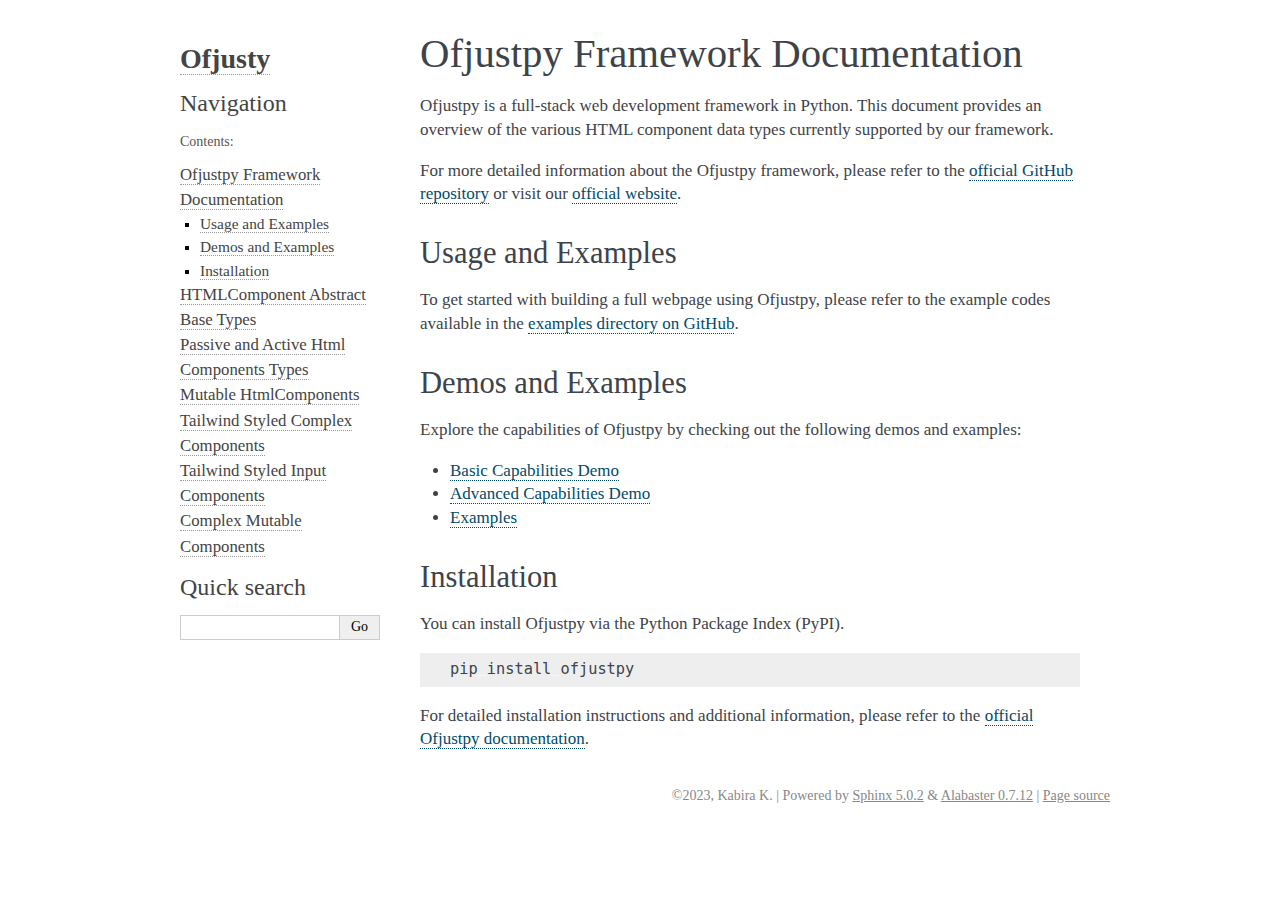
<file: intro.html>
<!DOCTYPE html>

<html lang="en">
  <head>
    <meta charset="utf-8" />
    <meta name="viewport" content="width=device-width, initial-scale=1.0" /><meta name="generator" content="Docutils 0.18.1: http://docutils.sourceforge.net/" />

    <title>Ofjustpy Framework Documentation &#8212; Ofjusty 1.0.0 documentation</title>
    <link rel="stylesheet" type="text/css" href="_static/pygments.css" />
    <link rel="stylesheet" type="text/css" href="_static/alabaster.css" />
    <script data-url_root="./" id="documentation_options" src="_static/documentation_options.js"></script>
    <script src="_static/jquery.js"></script>
    <script src="_static/underscore.js"></script>
    <script src="_static/_sphinx_javascript_frameworks_compat.js"></script>
    <script src="_static/doctools.js"></script>
    <link rel="index" title="Index" href="genindex.html" />
    <link rel="search" title="Search" href="search.html" />
    <link rel="next" title="HTMLComponent Abstract Base Types" href="htmlcomponents_types.html" />
    <link rel="prev" title="Welcome to Ofjusty’s documentation!" href="index.html" />
   
  <link rel="stylesheet" href="_static/custom.css" type="text/css" />
  
  
  <meta name="viewport" content="width=device-width, initial-scale=0.9, maximum-scale=0.9" />

  </head><body>
  

    <div class="document">
      <div class="documentwrapper">
        <div class="bodywrapper">
          

          <div class="body" role="main">
            
  <section id="ofjustpy-framework-documentation">
<h1>Ofjustpy Framework Documentation<a class="headerlink" href="#ofjustpy-framework-documentation" title="Permalink to this heading">¶</a></h1>
<p>Ofjustpy is a full-stack web development framework in Python. This document provides an overview of the various HTML component data types currently supported by our framework.</p>
<p>For more detailed information about the Ofjustpy framework, please refer to the <a class="reference external" href="https://github.com/ofjustpy/ofjustpy">official GitHub repository</a> or visit our <a class="reference external" href="https://ofjustpy.webworks.monallabs.in/">official website</a>.</p>
<section id="usage-and-examples">
<h2>Usage and Examples<a class="headerlink" href="#usage-and-examples" title="Permalink to this heading">¶</a></h2>
<p>To get started with building a full webpage using Ofjustpy, please refer to the example codes available in the <a class="reference external" href="https://github.com/ofjustpy/ofjustpy/tree/main/examples">examples directory on GitHub</a>.</p>
</section>
<section id="demos-and-examples">
<h2>Demos and Examples<a class="headerlink" href="#demos-and-examples" title="Permalink to this heading">¶</a></h2>
<p>Explore the capabilities of Ofjustpy by checking out the following demos and examples:</p>
<ul class="simple">
<li><p><a class="reference external" href="https://ofjustpy.webworks.monallabs.in/demo_basic_capabilities">Basic Capabilities Demo</a></p></li>
<li><p><a class="reference external" href="https://ofjustpy.webworks.monallabs.in/demo_advanced_capabilities">Advanced Capabilities Demo</a></p></li>
<li><p><a class="reference external" href="https://ofjustpy.webworks.monallabs.in/examples/index">Examples</a></p></li>
</ul>
</section>
<section id="installation">
<h2>Installation<a class="headerlink" href="#installation" title="Permalink to this heading">¶</a></h2>
<p>You can install Ofjustpy via the Python Package Index (PyPI).</p>
<div class="highlight-bash notranslate"><div class="highlight"><pre><span></span>pip<span class="w"> </span>install<span class="w"> </span>ofjustpy
</pre></div>
</div>
<p>For detailed installation instructions and additional information, please refer to the <a class="reference external" href="https://github.com/ofjustpy/ofjustpy">official Ofjustpy documentation</a>.</p>
</section>
</section>


          </div>
          
        </div>
      </div>
      <div class="sphinxsidebar" role="navigation" aria-label="main navigation">
        <div class="sphinxsidebarwrapper">
<h1 class="logo"><a href="index.html">Ofjusty</a></h1>








<h3>Navigation</h3>
<p class="caption" role="heading"><span class="caption-text">Contents:</span></p>
<ul class="current">
<li class="toctree-l1 current"><a class="current reference internal" href="#">Ofjustpy Framework Documentation</a><ul>
<li class="toctree-l2"><a class="reference internal" href="#usage-and-examples">Usage and Examples</a></li>
<li class="toctree-l2"><a class="reference internal" href="#demos-and-examples">Demos and Examples</a></li>
<li class="toctree-l2"><a class="reference internal" href="#installation">Installation</a></li>
</ul>
</li>
<li class="toctree-l1"><a class="reference internal" href="htmlcomponents_types.html">HTMLComponent Abstract Base Types</a></li>
<li class="toctree-l1"><a class="reference internal" href="htmlcomponents.html">Passive and Active Html Components Types</a></li>
<li class="toctree-l1"><a class="reference internal" href="mutable_htmlcomponents.html">Mutable HtmlComponents</a></li>
<li class="toctree-l1"><a class="reference internal" href="derived_components.html">Tailwind Styled Complex Components</a></li>
<li class="toctree-l1"><a class="reference internal" href="derived_components.html#tailwind-styled-input-components">Tailwind Styled Input Components</a></li>
<li class="toctree-l1"><a class="reference internal" href="derived_components.html#complex-mutable-components">Complex Mutable Components</a></li>
</ul>

<div class="relations">
<h3>Related Topics</h3>
<ul>
  <li><a href="index.html">Documentation overview</a><ul>
      <li>Previous: <a href="index.html" title="previous chapter">Welcome to Ofjusty’s documentation!</a></li>
      <li>Next: <a href="htmlcomponents_types.html" title="next chapter">HTMLComponent Abstract Base Types</a></li>
  </ul></li>
</ul>
</div>
<div id="searchbox" style="display: none" role="search">
  <h3 id="searchlabel">Quick search</h3>
    <div class="searchformwrapper">
    <form class="search" action="search.html" method="get">
      <input type="text" name="q" aria-labelledby="searchlabel" autocomplete="off" autocorrect="off" autocapitalize="off" spellcheck="false"/>
      <input type="submit" value="Go" />
    </form>
    </div>
</div>
<script>document.getElementById('searchbox').style.display = "block"</script>








        </div>
      </div>
      <div class="clearer"></div>
    </div>
    <div class="footer">
      &copy;2023, Kabira K.
      
      |
      Powered by <a href="http://sphinx-doc.org/">Sphinx 5.0.2</a>
      &amp; <a href="https://github.com/bitprophet/alabaster">Alabaster 0.7.12</a>
      
      |
      <a href="_sources/intro.rst.txt"
          rel="nofollow">Page source</a>
    </div>

    

    
  </body>
</html>
</file>
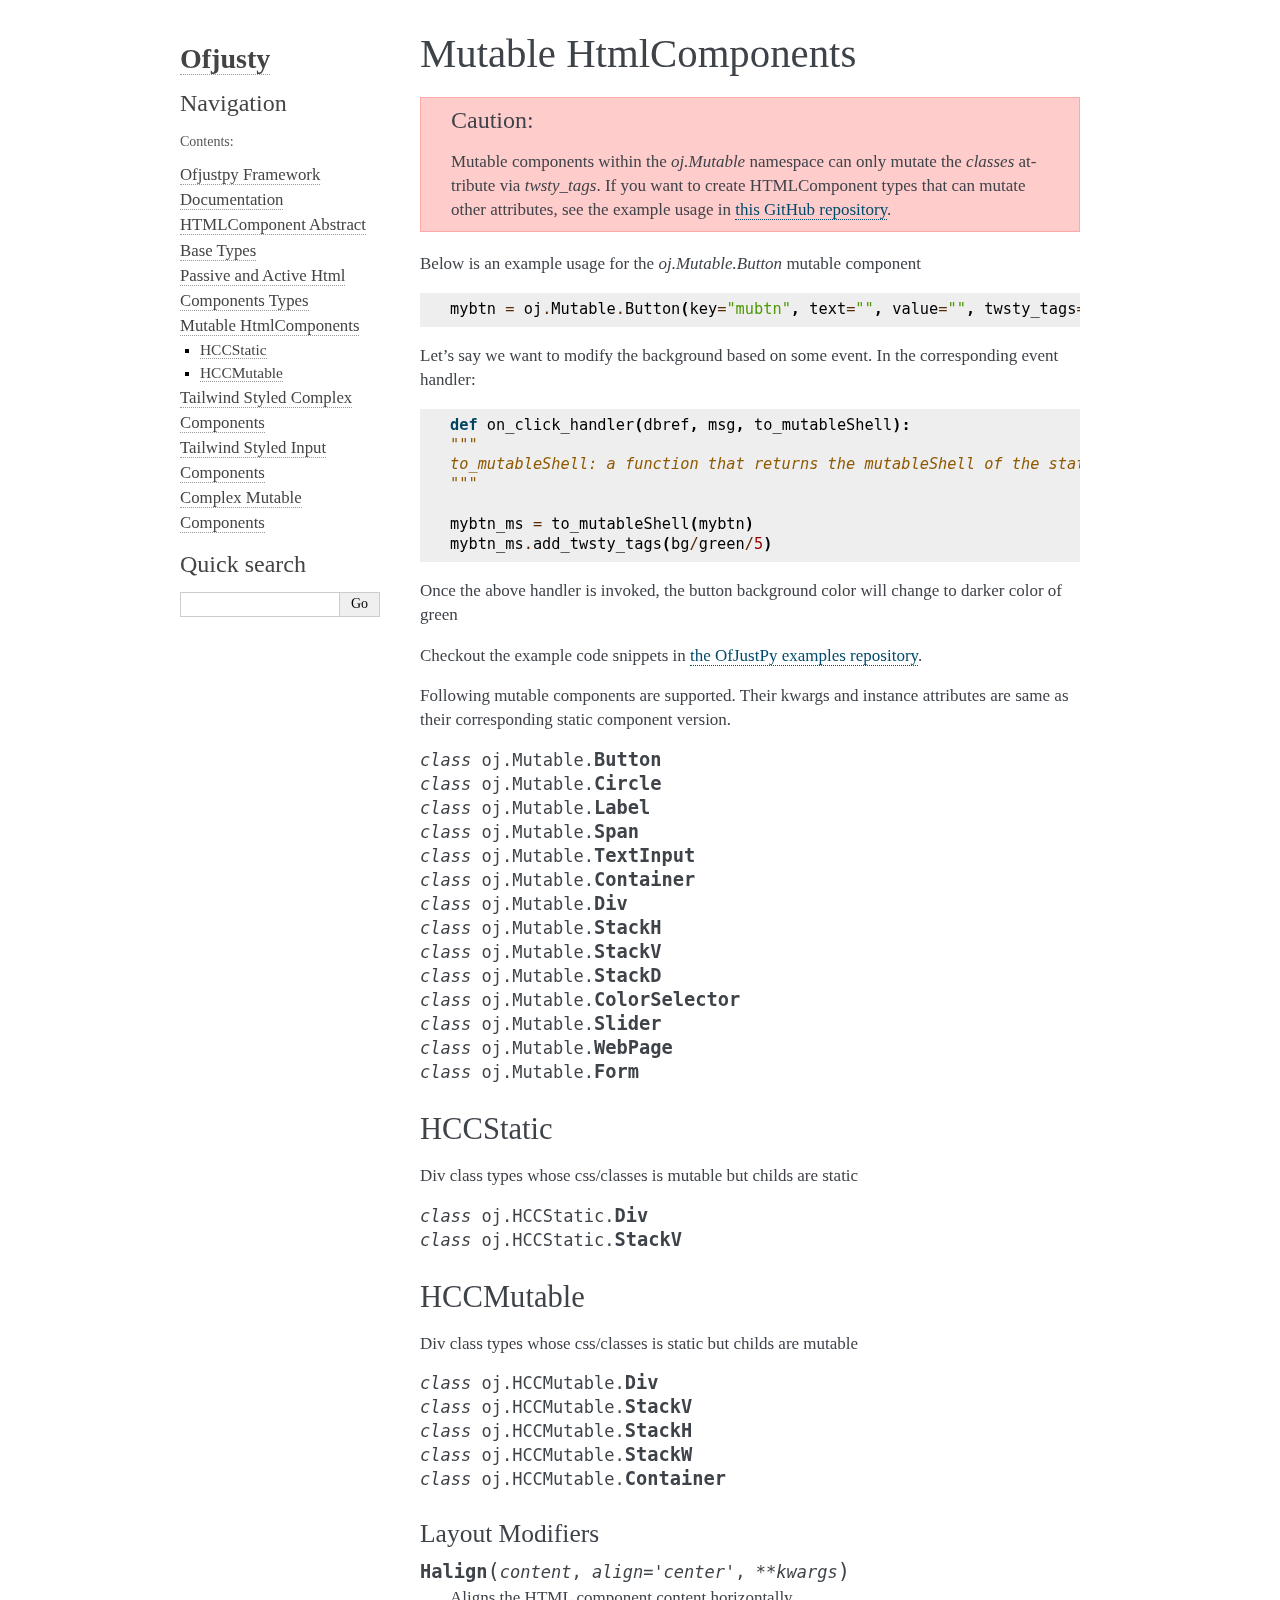
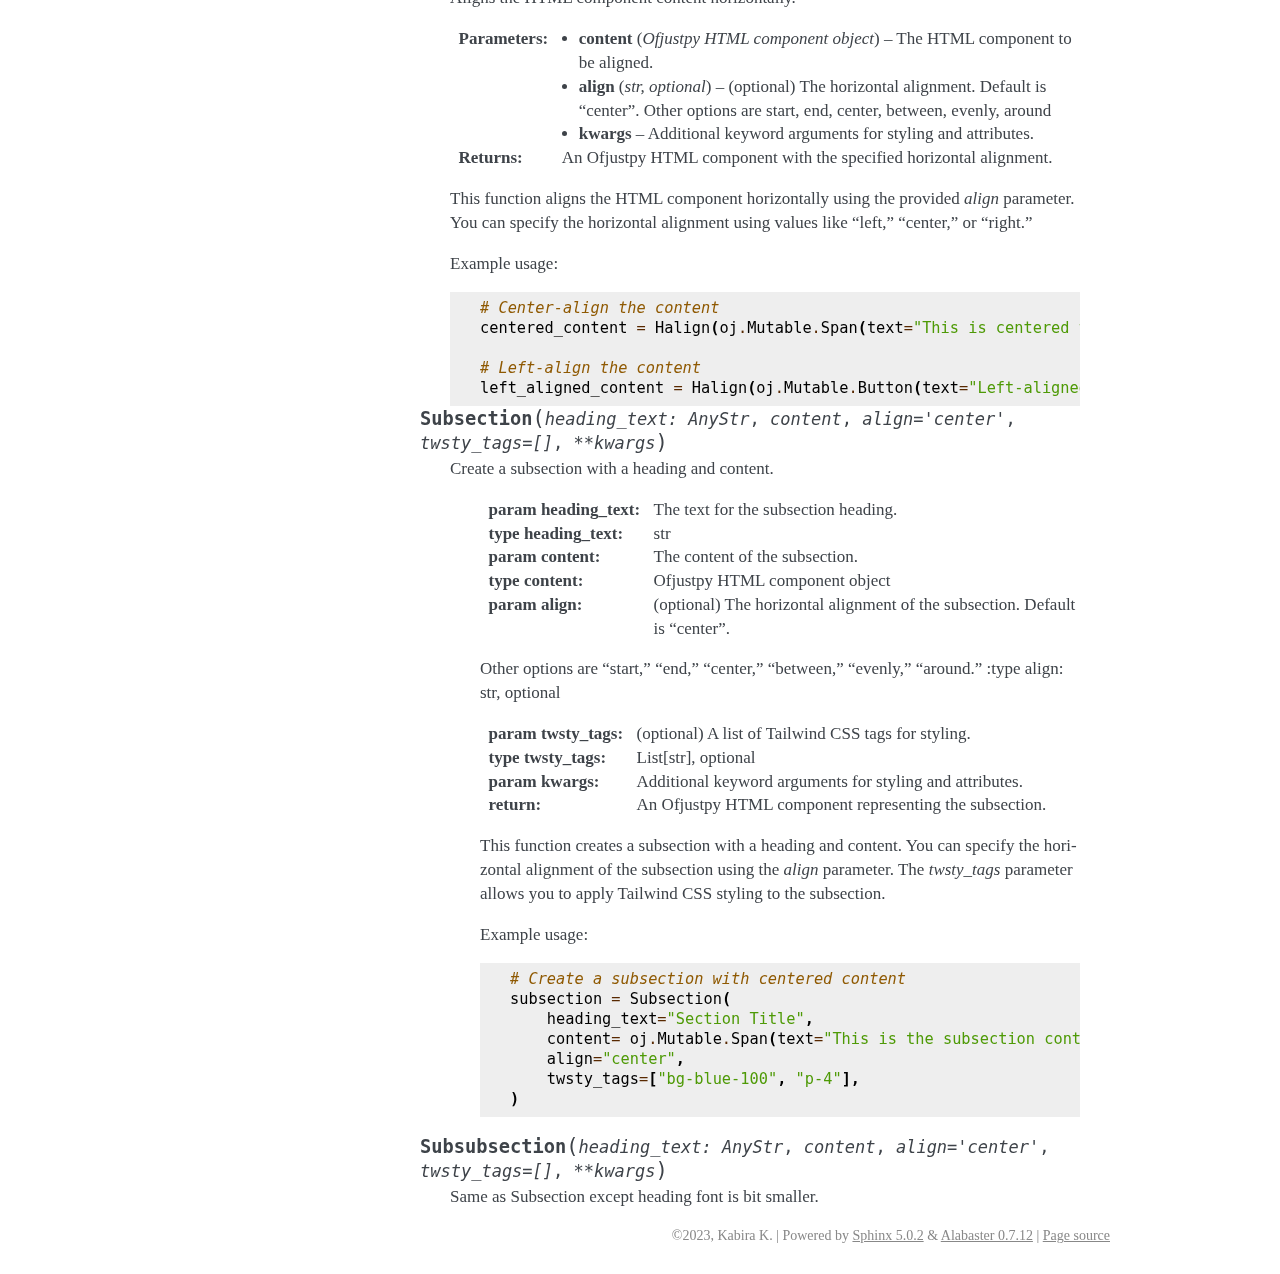
<file: mutable_htmlcomponents.html>
<!DOCTYPE html>

<html lang="en">
  <head>
    <meta charset="utf-8" />
    <meta name="viewport" content="width=device-width, initial-scale=1.0" /><meta name="generator" content="Docutils 0.18.1: http://docutils.sourceforge.net/" />

    <title>Mutable HtmlComponents &#8212; Ofjusty 1.0.0 documentation</title>
    <link rel="stylesheet" type="text/css" href="_static/pygments.css" />
    <link rel="stylesheet" type="text/css" href="_static/alabaster.css" />
    <script data-url_root="./" id="documentation_options" src="_static/documentation_options.js"></script>
    <script src="_static/jquery.js"></script>
    <script src="_static/underscore.js"></script>
    <script src="_static/_sphinx_javascript_frameworks_compat.js"></script>
    <script src="_static/doctools.js"></script>
    <link rel="index" title="Index" href="genindex.html" />
    <link rel="search" title="Search" href="search.html" />
    <link rel="next" title="Tailwind Styled Complex Components" href="derived_components.html" />
    <link rel="prev" title="Passive and Active Html Components Types" href="htmlcomponents.html" />
   
  <link rel="stylesheet" href="_static/custom.css" type="text/css" />
  
  
  <meta name="viewport" content="width=device-width, initial-scale=0.9, maximum-scale=0.9" />

  </head><body>
  

    <div class="document">
      <div class="documentwrapper">
        <div class="bodywrapper">
          

          <div class="body" role="main">
            
  <section id="mutable-htmlcomponents">
<h1>Mutable HtmlComponents<a class="headerlink" href="#mutable-htmlcomponents" title="Permalink to this heading">¶</a></h1>
<div class="admonition caution">
<p class="admonition-title">Caution</p>
<p>Mutable components within the <cite>oj.Mutable</cite> namespace can only mutate the <cite>classes</cite> attribute via <cite>twsty_tags</cite>. If you want to create HTMLComponent types that can mutate other attributes, see the example usage in <a class="reference external" href="https://github.com/ofjustpy/ofjustpy-components/blob/main/src/ofjustpy_components/hierarchy_navigator.py#L17">this GitHub repository</a>.</p>
</div>
<p>Below is an example usage for the <cite>oj.Mutable.Button</cite> mutable component</p>
<div class="highlight-python notranslate"><div class="highlight"><pre><span></span><span class="n">mybtn</span> <span class="o">=</span> <span class="n">oj</span><span class="o">.</span><span class="n">Mutable</span><span class="o">.</span><span class="n">Button</span><span class="p">(</span><span class="n">key</span><span class="o">=</span><span class="s2">&quot;mubtn&quot;</span><span class="p">,</span> <span class="n">text</span><span class="o">=</span><span class="s2">&quot;&quot;</span><span class="p">,</span> <span class="n">value</span><span class="o">=</span><span class="s2">&quot;&quot;</span><span class="p">,</span> <span class="n">twsty_tags</span><span class="o">=</span><span class="p">[</span><span class="n">bg</span><span class="o">/</span><span class="n">green</span><span class="o">/</span><span class="mi">1</span><span class="p">,</span> <span class="o">...</span><span class="p">])</span>
</pre></div>
</div>
<p>Let’s say we want to modify the background based on some event. In the
corresponding event handler:</p>
<div class="highlight-python notranslate"><div class="highlight"><pre><span></span><span class="k">def</span> <span class="nf">on_click_handler</span><span class="p">(</span><span class="n">dbref</span><span class="p">,</span> <span class="n">msg</span><span class="p">,</span> <span class="n">to_mutableShell</span><span class="p">):</span>
<span class="sd">&quot;&quot;&quot;</span>
<span class="sd">to_mutableShell: a function that returns the mutableShell of the static component</span>
<span class="sd">&quot;&quot;&quot;</span>

<span class="n">mybtn_ms</span> <span class="o">=</span> <span class="n">to_mutableShell</span><span class="p">(</span><span class="n">mybtn</span><span class="p">)</span>
<span class="n">mybtn_ms</span><span class="o">.</span><span class="n">add_twsty_tags</span><span class="p">(</span><span class="n">bg</span><span class="o">/</span><span class="n">green</span><span class="o">/</span><span class="mi">5</span><span class="p">)</span>
</pre></div>
</div>
<p>Once the above handler is invoked, the button background color will change to darker color
of green</p>
<p>Checkout the example code snippets in <a class="reference external" href="https://github.com/ofjustpy/ofjustpy/tree/main/examples/mutable_webpages">the OfJustPy examples repository</a>.</p>
<p>Following mutable components are supported. Their kwargs and instance attributes are same as
their corresponding static component version.</p>
<dl class="py class">
<dt class="sig sig-object py" id="oj.Mutable.Button">
<em class="property"><span class="pre">class</span><span class="w"> </span></em><span class="sig-prename descclassname"><span class="pre">oj.Mutable.</span></span><span class="sig-name descname"><span class="pre">Button</span></span><a class="headerlink" href="#oj.Mutable.Button" title="Permalink to this definition">¶</a></dt>
<dd></dd></dl>

<dl class="py class">
<dt class="sig sig-object py" id="oj.Mutable.Circle">
<em class="property"><span class="pre">class</span><span class="w"> </span></em><span class="sig-prename descclassname"><span class="pre">oj.Mutable.</span></span><span class="sig-name descname"><span class="pre">Circle</span></span><a class="headerlink" href="#oj.Mutable.Circle" title="Permalink to this definition">¶</a></dt>
<dd></dd></dl>

<dl class="py class">
<dt class="sig sig-object py" id="oj.Mutable.Label">
<em class="property"><span class="pre">class</span><span class="w"> </span></em><span class="sig-prename descclassname"><span class="pre">oj.Mutable.</span></span><span class="sig-name descname"><span class="pre">Label</span></span><a class="headerlink" href="#oj.Mutable.Label" title="Permalink to this definition">¶</a></dt>
<dd></dd></dl>

<dl class="py class">
<dt class="sig sig-object py" id="oj.Mutable.Span">
<em class="property"><span class="pre">class</span><span class="w"> </span></em><span class="sig-prename descclassname"><span class="pre">oj.Mutable.</span></span><span class="sig-name descname"><span class="pre">Span</span></span><a class="headerlink" href="#oj.Mutable.Span" title="Permalink to this definition">¶</a></dt>
<dd></dd></dl>

<dl class="py class">
<dt class="sig sig-object py" id="oj.Mutable.TextInput">
<em class="property"><span class="pre">class</span><span class="w"> </span></em><span class="sig-prename descclassname"><span class="pre">oj.Mutable.</span></span><span class="sig-name descname"><span class="pre">TextInput</span></span><a class="headerlink" href="#oj.Mutable.TextInput" title="Permalink to this definition">¶</a></dt>
<dd></dd></dl>

<dl class="py class">
<dt class="sig sig-object py" id="oj.Mutable.Container">
<em class="property"><span class="pre">class</span><span class="w"> </span></em><span class="sig-prename descclassname"><span class="pre">oj.Mutable.</span></span><span class="sig-name descname"><span class="pre">Container</span></span><a class="headerlink" href="#oj.Mutable.Container" title="Permalink to this definition">¶</a></dt>
<dd></dd></dl>

<dl class="py class">
<dt class="sig sig-object py" id="oj.Mutable.Div">
<em class="property"><span class="pre">class</span><span class="w"> </span></em><span class="sig-prename descclassname"><span class="pre">oj.Mutable.</span></span><span class="sig-name descname"><span class="pre">Div</span></span><a class="headerlink" href="#oj.Mutable.Div" title="Permalink to this definition">¶</a></dt>
<dd></dd></dl>

<dl class="py class">
<dt class="sig sig-object py" id="oj.Mutable.StackH">
<em class="property"><span class="pre">class</span><span class="w"> </span></em><span class="sig-prename descclassname"><span class="pre">oj.Mutable.</span></span><span class="sig-name descname"><span class="pre">StackH</span></span><a class="headerlink" href="#oj.Mutable.StackH" title="Permalink to this definition">¶</a></dt>
<dd></dd></dl>

<dl class="py class">
<dt class="sig sig-object py" id="oj.Mutable.StackV">
<em class="property"><span class="pre">class</span><span class="w"> </span></em><span class="sig-prename descclassname"><span class="pre">oj.Mutable.</span></span><span class="sig-name descname"><span class="pre">StackV</span></span><a class="headerlink" href="#oj.Mutable.StackV" title="Permalink to this definition">¶</a></dt>
<dd></dd></dl>

<dl class="py class">
<dt class="sig sig-object py" id="oj.Mutable.StackD">
<em class="property"><span class="pre">class</span><span class="w"> </span></em><span class="sig-prename descclassname"><span class="pre">oj.Mutable.</span></span><span class="sig-name descname"><span class="pre">StackD</span></span><a class="headerlink" href="#oj.Mutable.StackD" title="Permalink to this definition">¶</a></dt>
<dd></dd></dl>

<dl class="py class">
<dt class="sig sig-object py" id="oj.Mutable.ColorSelector">
<em class="property"><span class="pre">class</span><span class="w"> </span></em><span class="sig-prename descclassname"><span class="pre">oj.Mutable.</span></span><span class="sig-name descname"><span class="pre">ColorSelector</span></span><a class="headerlink" href="#oj.Mutable.ColorSelector" title="Permalink to this definition">¶</a></dt>
<dd></dd></dl>

<dl class="py class">
<dt class="sig sig-object py" id="oj.Mutable.Slider">
<em class="property"><span class="pre">class</span><span class="w"> </span></em><span class="sig-prename descclassname"><span class="pre">oj.Mutable.</span></span><span class="sig-name descname"><span class="pre">Slider</span></span><a class="headerlink" href="#oj.Mutable.Slider" title="Permalink to this definition">¶</a></dt>
<dd></dd></dl>

<dl class="py class">
<dt class="sig sig-object py" id="oj.Mutable.WebPage">
<em class="property"><span class="pre">class</span><span class="w"> </span></em><span class="sig-prename descclassname"><span class="pre">oj.Mutable.</span></span><span class="sig-name descname"><span class="pre">WebPage</span></span><a class="headerlink" href="#oj.Mutable.WebPage" title="Permalink to this definition">¶</a></dt>
<dd></dd></dl>

<dl class="py class">
<dt class="sig sig-object py" id="oj.Mutable.Form">
<em class="property"><span class="pre">class</span><span class="w"> </span></em><span class="sig-prename descclassname"><span class="pre">oj.Mutable.</span></span><span class="sig-name descname"><span class="pre">Form</span></span><a class="headerlink" href="#oj.Mutable.Form" title="Permalink to this definition">¶</a></dt>
<dd></dd></dl>

<section id="hccstatic">
<h2>HCCStatic<a class="headerlink" href="#hccstatic" title="Permalink to this heading">¶</a></h2>
<p>Div class types whose css/classes is mutable but childs are static</p>
<dl class="py class">
<dt class="sig sig-object py" id="oj.HCCStatic.Div">
<em class="property"><span class="pre">class</span><span class="w"> </span></em><span class="sig-prename descclassname"><span class="pre">oj.HCCStatic.</span></span><span class="sig-name descname"><span class="pre">Div</span></span><a class="headerlink" href="#oj.HCCStatic.Div" title="Permalink to this definition">¶</a></dt>
<dd></dd></dl>

<dl class="py class">
<dt class="sig sig-object py" id="oj.HCCStatic.StackV">
<em class="property"><span class="pre">class</span><span class="w"> </span></em><span class="sig-prename descclassname"><span class="pre">oj.HCCStatic.</span></span><span class="sig-name descname"><span class="pre">StackV</span></span><a class="headerlink" href="#oj.HCCStatic.StackV" title="Permalink to this definition">¶</a></dt>
<dd></dd></dl>

</section>
<section id="hccmutable">
<h2>HCCMutable<a class="headerlink" href="#hccmutable" title="Permalink to this heading">¶</a></h2>
<p>Div class types whose css/classes is static but childs are mutable</p>
<dl class="py class">
<dt class="sig sig-object py" id="oj.HCCMutable.Div">
<em class="property"><span class="pre">class</span><span class="w"> </span></em><span class="sig-prename descclassname"><span class="pre">oj.HCCMutable.</span></span><span class="sig-name descname"><span class="pre">Div</span></span><a class="headerlink" href="#oj.HCCMutable.Div" title="Permalink to this definition">¶</a></dt>
<dd></dd></dl>

<dl class="py class">
<dt class="sig sig-object py" id="oj.HCCMutable.StackV">
<em class="property"><span class="pre">class</span><span class="w"> </span></em><span class="sig-prename descclassname"><span class="pre">oj.HCCMutable.</span></span><span class="sig-name descname"><span class="pre">StackV</span></span><a class="headerlink" href="#oj.HCCMutable.StackV" title="Permalink to this definition">¶</a></dt>
<dd></dd></dl>

<dl class="py class">
<dt class="sig sig-object py" id="oj.HCCMutable.StackH">
<em class="property"><span class="pre">class</span><span class="w"> </span></em><span class="sig-prename descclassname"><span class="pre">oj.HCCMutable.</span></span><span class="sig-name descname"><span class="pre">StackH</span></span><a class="headerlink" href="#oj.HCCMutable.StackH" title="Permalink to this definition">¶</a></dt>
<dd></dd></dl>

<dl class="py class">
<dt class="sig sig-object py" id="oj.HCCMutable.StackW">
<em class="property"><span class="pre">class</span><span class="w"> </span></em><span class="sig-prename descclassname"><span class="pre">oj.HCCMutable.</span></span><span class="sig-name descname"><span class="pre">StackW</span></span><a class="headerlink" href="#oj.HCCMutable.StackW" title="Permalink to this definition">¶</a></dt>
<dd></dd></dl>

<dl class="py class">
<dt class="sig sig-object py" id="oj.HCCMutable.Container">
<em class="property"><span class="pre">class</span><span class="w"> </span></em><span class="sig-prename descclassname"><span class="pre">oj.HCCMutable.</span></span><span class="sig-name descname"><span class="pre">Container</span></span><a class="headerlink" href="#oj.HCCMutable.Container" title="Permalink to this definition">¶</a></dt>
<dd></dd></dl>

<section id="layout-modifiers">
<h3>Layout Modifiers<a class="headerlink" href="#layout-modifiers" title="Permalink to this heading">¶</a></h3>
<dl class="py function">
<dt class="sig sig-object py" id="Halign">
<span class="sig-name descname"><span class="pre">Halign</span></span><span class="sig-paren">(</span><em class="sig-param"><span class="n"><span class="pre">content</span></span></em>, <em class="sig-param"><span class="n"><span class="pre">align</span></span><span class="o"><span class="pre">=</span></span><span class="default_value"><span class="pre">'center'</span></span></em>, <em class="sig-param"><span class="o"><span class="pre">**</span></span><span class="n"><span class="pre">kwargs</span></span></em><span class="sig-paren">)</span><a class="headerlink" href="#Halign" title="Permalink to this definition">¶</a></dt>
<dd><p>Aligns the HTML component content horizontally.</p>
<dl class="field-list simple">
<dt class="field-odd">Parameters<span class="colon">:</span></dt>
<dd class="field-odd"><ul class="simple">
<li><p><strong>content</strong> (<em>Ofjustpy HTML component object</em>) – The HTML component to be aligned.</p></li>
<li><p><strong>align</strong> (<em>str</em><em>, </em><em>optional</em>) – (optional) The horizontal alignment. Default is “center”. Other options are start, end, center, between, evenly, around</p></li>
<li><p><strong>kwargs</strong> – Additional keyword arguments for styling and attributes.</p></li>
</ul>
</dd>
<dt class="field-even">Returns<span class="colon">:</span></dt>
<dd class="field-even"><p>An Ofjustpy HTML component with the specified horizontal alignment.</p>
</dd>
</dl>
<p>This function aligns the HTML component horizontally using the provided <cite>align</cite> parameter. You can specify the horizontal alignment using values like “left,” “center,” or “right.”</p>
<p>Example usage:</p>
<div class="highlight-python notranslate"><div class="highlight"><pre><span></span><span class="c1"># Center-align the content</span>
<span class="n">centered_content</span> <span class="o">=</span> <span class="n">Halign</span><span class="p">(</span><span class="n">oj</span><span class="o">.</span><span class="n">Mutable</span><span class="o">.</span><span class="n">Span</span><span class="p">(</span><span class="n">text</span><span class="o">=</span><span class="s2">&quot;This is centered text&quot;</span><span class="p">),</span> <span class="n">align</span><span class="o">=</span><span class="s2">&quot;center&quot;</span><span class="p">)</span>

<span class="c1"># Left-align the content</span>
<span class="n">left_aligned_content</span> <span class="o">=</span> <span class="n">Halign</span><span class="p">(</span><span class="n">oj</span><span class="o">.</span><span class="n">Mutable</span><span class="o">.</span><span class="n">Button</span><span class="p">(</span><span class="n">text</span><span class="o">=</span><span class="s2">&quot;Left-aligned text&quot;</span><span class="p">),</span> <span class="n">align</span><span class="o">=</span><span class="s2">&quot;left&quot;</span><span class="p">)</span>
</pre></div>
</div>
</dd></dl>

<dl class="py function">
<dt class="sig sig-object py" id="Subsection">
<span class="sig-name descname"><span class="pre">Subsection</span></span><span class="sig-paren">(</span><em class="sig-param"><span class="n"><span class="pre">heading_text</span></span><span class="p"><span class="pre">:</span></span><span class="w"> </span><span class="n"><span class="pre">AnyStr</span></span></em>, <em class="sig-param"><span class="n"><span class="pre">content</span></span></em>, <em class="sig-param"><span class="n"><span class="pre">align</span></span><span class="o"><span class="pre">=</span></span><span class="default_value"><span class="pre">'center'</span></span></em>, <em class="sig-param"><span class="n"><span class="pre">twsty_tags</span></span><span class="o"><span class="pre">=</span></span><span class="default_value"><span class="pre">[]</span></span></em>, <em class="sig-param"><span class="o"><span class="pre">**</span></span><span class="n"><span class="pre">kwargs</span></span></em><span class="sig-paren">)</span><a class="headerlink" href="#Subsection" title="Permalink to this definition">¶</a></dt>
<dd><p>Create a subsection with a heading and content.</p>
<blockquote>
<div><dl class="field-list simple">
<dt class="field-odd">param heading_text<span class="colon">:</span></dt>
<dd class="field-odd"><p>The text for the subsection heading.</p>
</dd>
<dt class="field-even">type heading_text<span class="colon">:</span></dt>
<dd class="field-even"><p>str</p>
</dd>
<dt class="field-odd">param content<span class="colon">:</span></dt>
<dd class="field-odd"><p>The content of the subsection.</p>
</dd>
<dt class="field-even">type content<span class="colon">:</span></dt>
<dd class="field-even"><p>Ofjustpy HTML component object</p>
</dd>
<dt class="field-odd">param align<span class="colon">:</span></dt>
<dd class="field-odd"><p>(optional) The horizontal alignment of the subsection. Default is “center”.</p>
</dd>
</dl>
<p>Other options are “start,” “end,” “center,” “between,” “evenly,” “around.”
:type align: str, optional</p>
<dl class="field-list simple">
<dt class="field-odd">param twsty_tags<span class="colon">:</span></dt>
<dd class="field-odd"><p>(optional) A list of Tailwind CSS tags for styling.</p>
</dd>
<dt class="field-even">type twsty_tags<span class="colon">:</span></dt>
<dd class="field-even"><p>List[str], optional</p>
</dd>
<dt class="field-odd">param kwargs<span class="colon">:</span></dt>
<dd class="field-odd"><p>Additional keyword arguments for styling and attributes.</p>
</dd>
<dt class="field-even">return<span class="colon">:</span></dt>
<dd class="field-even"><p>An Ofjustpy HTML component representing the subsection.</p>
</dd>
</dl>
<p>This function creates a subsection with a heading and content. You can specify the horizontal
alignment of the subsection using the <cite>align</cite> parameter. The <cite>twsty_tags</cite> parameter allows you
to apply Tailwind CSS styling to the subsection.</p>
<p>Example usage:</p>
<div class="highlight-python notranslate"><div class="highlight"><pre><span></span><span class="c1"># Create a subsection with centered content</span>
<span class="n">subsection</span> <span class="o">=</span> <span class="n">Subsection</span><span class="p">(</span>
    <span class="n">heading_text</span><span class="o">=</span><span class="s2">&quot;Section Title&quot;</span><span class="p">,</span>
    <span class="n">content</span><span class="o">=</span> <span class="n">oj</span><span class="o">.</span><span class="n">Mutable</span><span class="o">.</span><span class="n">Span</span><span class="p">(</span><span class="n">text</span><span class="o">=</span><span class="s2">&quot;This is the subsection content.&quot;</span><span class="p">),</span>
    <span class="n">align</span><span class="o">=</span><span class="s2">&quot;center&quot;</span><span class="p">,</span>
    <span class="n">twsty_tags</span><span class="o">=</span><span class="p">[</span><span class="s2">&quot;bg-blue-100&quot;</span><span class="p">,</span> <span class="s2">&quot;p-4&quot;</span><span class="p">],</span>
<span class="p">)</span>
</pre></div>
</div>
</div></blockquote>
</dd></dl>

<dl class="py function">
<dt class="sig sig-object py" id="Subsubsection">
<span class="sig-name descname"><span class="pre">Subsubsection</span></span><span class="sig-paren">(</span><em class="sig-param"><span class="n"><span class="pre">heading_text</span></span><span class="p"><span class="pre">:</span></span><span class="w"> </span><span class="n"><span class="pre">AnyStr</span></span></em>, <em class="sig-param"><span class="n"><span class="pre">content</span></span></em>, <em class="sig-param"><span class="n"><span class="pre">align</span></span><span class="o"><span class="pre">=</span></span><span class="default_value"><span class="pre">'center'</span></span></em>, <em class="sig-param"><span class="n"><span class="pre">twsty_tags</span></span><span class="o"><span class="pre">=</span></span><span class="default_value"><span class="pre">[]</span></span></em>, <em class="sig-param"><span class="o"><span class="pre">**</span></span><span class="n"><span class="pre">kwargs</span></span></em><span class="sig-paren">)</span><a class="headerlink" href="#Subsubsection" title="Permalink to this definition">¶</a></dt>
<dd><p>Same as Subsection except heading font is bit smaller.</p>
</dd></dl>

</section>
</section>
</section>


          </div>
          
        </div>
      </div>
      <div class="sphinxsidebar" role="navigation" aria-label="main navigation">
        <div class="sphinxsidebarwrapper">
<h1 class="logo"><a href="index.html">Ofjusty</a></h1>








<h3>Navigation</h3>
<p class="caption" role="heading"><span class="caption-text">Contents:</span></p>
<ul class="current">
<li class="toctree-l1"><a class="reference internal" href="intro.html">Ofjustpy Framework Documentation</a></li>
<li class="toctree-l1"><a class="reference internal" href="htmlcomponents_types.html">HTMLComponent Abstract Base Types</a></li>
<li class="toctree-l1"><a class="reference internal" href="htmlcomponents.html">Passive and Active Html Components Types</a></li>
<li class="toctree-l1 current"><a class="current reference internal" href="#">Mutable HtmlComponents</a><ul>
<li class="toctree-l2"><a class="reference internal" href="#hccstatic">HCCStatic</a></li>
<li class="toctree-l2"><a class="reference internal" href="#hccmutable">HCCMutable</a></li>
</ul>
</li>
<li class="toctree-l1"><a class="reference internal" href="derived_components.html">Tailwind Styled Complex Components</a></li>
<li class="toctree-l1"><a class="reference internal" href="derived_components.html#tailwind-styled-input-components">Tailwind Styled Input Components</a></li>
<li class="toctree-l1"><a class="reference internal" href="derived_components.html#complex-mutable-components">Complex Mutable Components</a></li>
</ul>

<div class="relations">
<h3>Related Topics</h3>
<ul>
  <li><a href="index.html">Documentation overview</a><ul>
      <li>Previous: <a href="htmlcomponents.html" title="previous chapter">Passive and Active Html Components Types</a></li>
      <li>Next: <a href="derived_components.html" title="next chapter">Tailwind Styled Complex Components</a></li>
  </ul></li>
</ul>
</div>
<div id="searchbox" style="display: none" role="search">
  <h3 id="searchlabel">Quick search</h3>
    <div class="searchformwrapper">
    <form class="search" action="search.html" method="get">
      <input type="text" name="q" aria-labelledby="searchlabel" autocomplete="off" autocorrect="off" autocapitalize="off" spellcheck="false"/>
      <input type="submit" value="Go" />
    </form>
    </div>
</div>
<script>document.getElementById('searchbox').style.display = "block"</script>








        </div>
      </div>
      <div class="clearer"></div>
    </div>
    <div class="footer">
      &copy;2023, Kabira K.
      
      |
      Powered by <a href="http://sphinx-doc.org/">Sphinx 5.0.2</a>
      &amp; <a href="https://github.com/bitprophet/alabaster">Alabaster 0.7.12</a>
      
      |
      <a href="_sources/mutable_htmlcomponents.rst.txt"
          rel="nofollow">Page source</a>
    </div>

    

    
  </body>
</html>
</file>
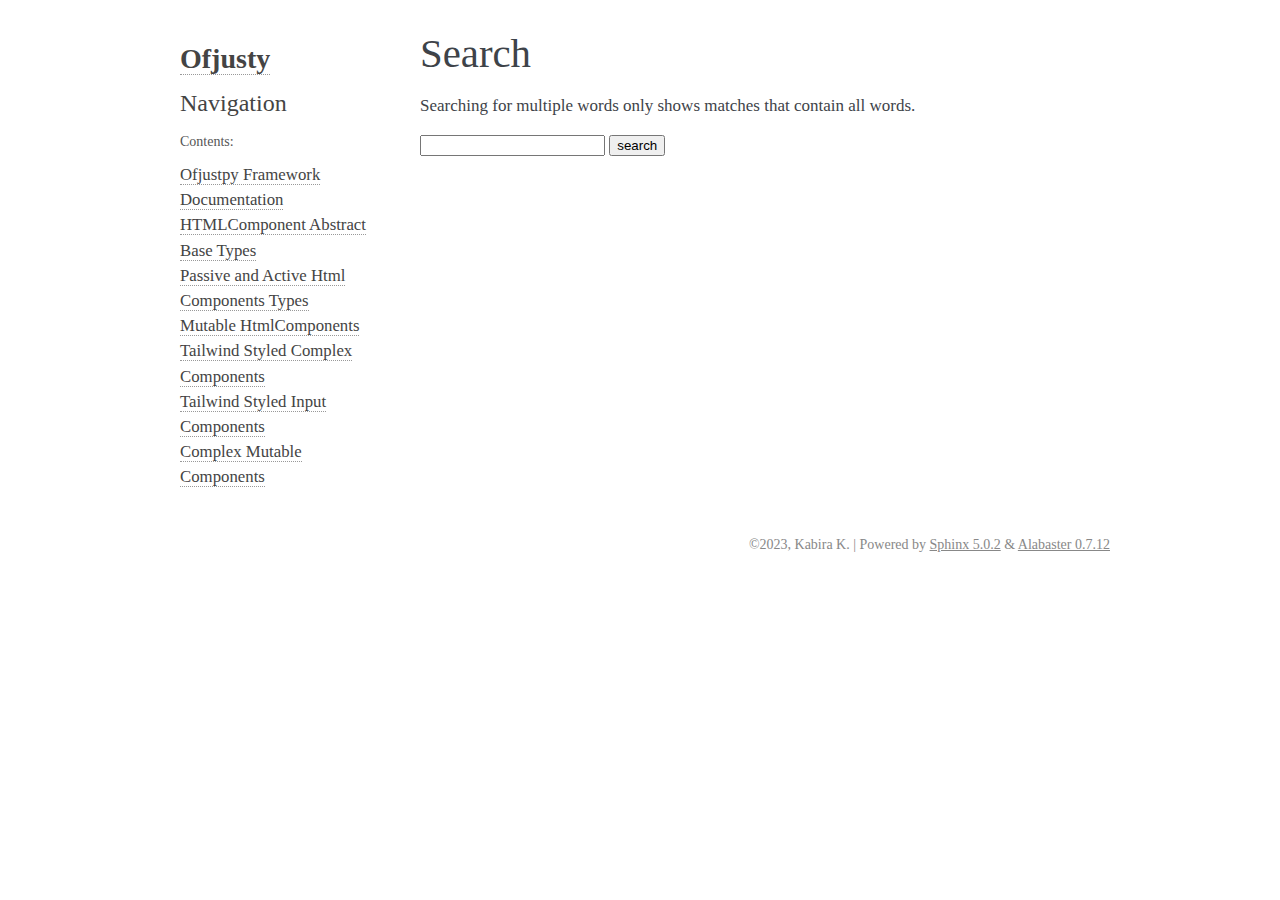
<file: search.html>
<!DOCTYPE html>

<html lang="en">
  <head>
    <meta charset="utf-8" />
    <meta name="viewport" content="width=device-width, initial-scale=1.0" />
    <title>Search &#8212; Ofjusty 1.0.0 documentation</title>
    <link rel="stylesheet" type="text/css" href="_static/pygments.css" />
    <link rel="stylesheet" type="text/css" href="_static/alabaster.css" />
    
    <script data-url_root="./" id="documentation_options" src="_static/documentation_options.js"></script>
    <script src="_static/jquery.js"></script>
    <script src="_static/underscore.js"></script>
    <script src="_static/_sphinx_javascript_frameworks_compat.js"></script>
    <script src="_static/doctools.js"></script>
    <script src="_static/searchtools.js"></script>
    <script src="_static/language_data.js"></script>
    <link rel="index" title="Index" href="genindex.html" />
    <link rel="search" title="Search" href="#" />
  <script src="searchindex.js" defer></script>
  
   
  <link rel="stylesheet" href="_static/custom.css" type="text/css" />
  
  
  <meta name="viewport" content="width=device-width, initial-scale=0.9, maximum-scale=0.9" />


  </head><body>
  

    <div class="document">
      <div class="documentwrapper">
        <div class="bodywrapper">
          

          <div class="body" role="main">
            
  <h1 id="search-documentation">Search</h1>
  
  <noscript>
  <div class="admonition warning">
  <p>
    Please activate JavaScript to enable the search
    functionality.
  </p>
  </div>
  </noscript>
  
  
  <p>
    Searching for multiple words only shows matches that contain
    all words.
  </p>
  
  
  <form action="" method="get">
    <input type="text" name="q" aria-labelledby="search-documentation" value="" autocomplete="off" autocorrect="off" autocapitalize="off" spellcheck="false"/>
    <input type="submit" value="search" />
    <span id="search-progress" style="padding-left: 10px"></span>
  </form>
  
  
  
  <div id="search-results">
  
  </div>
  

          </div>
          
        </div>
      </div>
      <div class="sphinxsidebar" role="navigation" aria-label="main navigation">
        <div class="sphinxsidebarwrapper">
<h1 class="logo"><a href="index.html">Ofjusty</a></h1>








<h3>Navigation</h3>
<p class="caption" role="heading"><span class="caption-text">Contents:</span></p>
<ul>
<li class="toctree-l1"><a class="reference internal" href="intro.html">Ofjustpy Framework Documentation</a></li>
<li class="toctree-l1"><a class="reference internal" href="htmlcomponents_types.html">HTMLComponent Abstract Base Types</a></li>
<li class="toctree-l1"><a class="reference internal" href="htmlcomponents.html">Passive and Active Html Components Types</a></li>
<li class="toctree-l1"><a class="reference internal" href="mutable_htmlcomponents.html">Mutable HtmlComponents</a></li>
<li class="toctree-l1"><a class="reference internal" href="derived_components.html">Tailwind Styled Complex Components</a></li>
<li class="toctree-l1"><a class="reference internal" href="derived_components.html#tailwind-styled-input-components">Tailwind Styled Input Components</a></li>
<li class="toctree-l1"><a class="reference internal" href="derived_components.html#complex-mutable-components">Complex Mutable Components</a></li>
</ul>

<div class="relations">
<h3>Related Topics</h3>
<ul>
  <li><a href="index.html">Documentation overview</a><ul>
  </ul></li>
</ul>
</div>








        </div>
      </div>
      <div class="clearer"></div>
    </div>
    <div class="footer">
      &copy;2023, Kabira K.
      
      |
      Powered by <a href="http://sphinx-doc.org/">Sphinx 5.0.2</a>
      &amp; <a href="https://github.com/bitprophet/alabaster">Alabaster 0.7.12</a>
      
    </div>

    

    
  </body>
</html>
</file>
<file: _static/pygments.css>
pre { line-height: 125%; }
td.linenos .normal { color: inherit; background-color: transparent; padding-left: 5px; padding-right: 5px; }
span.linenos { color: inherit; background-color: transparent; padding-left: 5px; padding-right: 5px; }
td.linenos .special { color: #000000; background-color: #ffffc0; padding-left: 5px; padding-right: 5px; }
span.linenos.special { color: #000000; background-color: #ffffc0; padding-left: 5px; padding-right: 5px; }
.highlight .hll { background-color: #ffffcc }
.highlight { background: #f8f8f8; }
.highlight .c { color: #8f5902; font-style: italic } /* Comment */
.highlight .err { color: #a40000; border: 1px solid #ef2929 } /* Error */
.highlight .g { color: #000000 } /* Generic */
.highlight .k { color: #004461; font-weight: bold } /* Keyword */
.highlight .l { color: #000000 } /* Literal */
.highlight .n { color: #000000 } /* Name */
.highlight .o { color: #582800 } /* Operator */
.highlight .x { color: #000000 } /* Other */
.highlight .p { color: #000000; font-weight: bold } /* Punctuation */
.highlight .ch { color: #8f5902; font-style: italic } /* Comment.Hashbang */
.highlight .cm { color: #8f5902; font-style: italic } /* Comment.Multiline */
.highlight .cp { color: #8f5902 } /* Comment.Preproc */
.highlight .cpf { color: #8f5902; font-style: italic } /* Comment.PreprocFile */
.highlight .c1 { color: #8f5902; font-style: italic } /* Comment.Single */
.highlight .cs { color: #8f5902; font-style: italic } /* Comment.Special */
.highlight .gd { color: #a40000 } /* Generic.Deleted */
.highlight .ge { color: #000000; font-style: italic } /* Generic.Emph */
.highlight .ges { color: #000000 } /* Generic.EmphStrong */
.highlight .gr { color: #ef2929 } /* Generic.Error */
.highlight .gh { color: #000080; font-weight: bold } /* Generic.Heading */
.highlight .gi { color: #00A000 } /* Generic.Inserted */
.highlight .go { color: #888888 } /* Generic.Output */
.highlight .gp { color: #745334 } /* Generic.Prompt */
.highlight .gs { color: #000000; font-weight: bold } /* Generic.Strong */
.highlight .gu { color: #800080; font-weight: bold } /* Generic.Subheading */
.highlight .gt { color: #a40000; font-weight: bold } /* Generic.Traceback */
.highlight .kc { color: #004461; font-weight: bold } /* Keyword.Constant */
.highlight .kd { color: #004461; font-weight: bold } /* Keyword.Declaration */
.highlight .kn { color: #004461; font-weight: bold } /* Keyword.Namespace */
.highlight .kp { color: #004461; font-weight: bold } /* Keyword.Pseudo */
.highlight .kr { color: #004461; font-weight: bold } /* Keyword.Reserved */
.highlight .kt { color: #004461; font-weight: bold } /* Keyword.Type */
.highlight .ld { color: #000000 } /* Literal.Date */
.highlight .m { color: #990000 } /* Literal.Number */
.highlight .s { color: #4e9a06 } /* Literal.String */
.highlight .na { color: #c4a000 } /* Name.Attribute */
.highlight .nb { color: #004461 } /* Name.Builtin */
.highlight .nc { color: #000000 } /* Name.Class */
.highlight .no { color: #000000 } /* Name.Constant */
.highlight .nd { color: #888888 } /* Name.Decorator */
.highlight .ni { color: #ce5c00 } /* Name.Entity */
.highlight .ne { color: #cc0000; font-weight: bold } /* Name.Exception */
.highlight .nf { color: #000000 } /* Name.Function */
.highlight .nl { color: #f57900 } /* Name.Label */
.highlight .nn { color: #000000 } /* Name.Namespace */
.highlight .nx { color: #000000 } /* Name.Other */
.highlight .py { color: #000000 } /* Name.Property */
.highlight .nt { color: #004461; font-weight: bold } /* Name.Tag */
.highlight .nv { color: #000000 } /* Name.Variable */
.highlight .ow { color: #004461; font-weight: bold } /* Operator.Word */
.highlight .pm { color: #000000; font-weight: bold } /* Punctuation.Marker */
.highlight .w { color: #f8f8f8; text-decoration: underline } /* Text.Whitespace */
.highlight .mb { color: #990000 } /* Literal.Number.Bin */
.highlight .mf { color: #990000 } /* Literal.Number.Float */
.highlight .mh { color: #990000 } /* Literal.Number.Hex */
.highlight .mi { color: #990000 } /* Literal.Number.Integer */
.highlight .mo { color: #990000 } /* Literal.Number.Oct */
.highlight .sa { color: #4e9a06 } /* Literal.String.Affix */
.highlight .sb { color: #4e9a06 } /* Literal.String.Backtick */
.highlight .sc { color: #4e9a06 } /* Literal.String.Char */
.highlight .dl { color: #4e9a06 } /* Literal.String.Delimiter */
.highlight .sd { color: #8f5902; font-style: italic } /* Literal.String.Doc */
.highlight .s2 { color: #4e9a06 } /* Literal.String.Double */
.highlight .se { color: #4e9a06 } /* Literal.String.Escape */
.highlight .sh { color: #4e9a06 } /* Literal.String.Heredoc */
.highlight .si { color: #4e9a06 } /* Literal.String.Interpol */
.highlight .sx { color: #4e9a06 } /* Literal.String.Other */
.highlight .sr { color: #4e9a06 } /* Literal.String.Regex */
.highlight .s1 { color: #4e9a06 } /* Literal.String.Single */
.highlight .ss { color: #4e9a06 } /* Literal.String.Symbol */
.highlight .bp { color: #3465a4 } /* Name.Builtin.Pseudo */
.highlight .fm { color: #000000 } /* Name.Function.Magic */
.highlight .vc { color: #000000 } /* Name.Variable.Class */
.highlight .vg { color: #000000 } /* Name.Variable.Global */
.highlight .vi { color: #000000 } /* Name.Variable.Instance */
.highlight .vm { color: #000000 } /* Name.Variable.Magic */
.highlight .il { color: #990000 } /* Literal.Number.Integer.Long */
</file>
<file: _static/alabaster.css>
@import url("basic.css");

/* -- page layout ----------------------------------------------------------- */

body {
    font-family: Georgia, serif;
    font-size: 17px;
    background-color: #fff;
    color: #000;
    margin: 0;
    padding: 0;
}


div.document {
    width: 940px;
    margin: 30px auto 0 auto;
}

div.documentwrapper {
    float: left;
    width: 100%;
}

div.bodywrapper {
    margin: 0 0 0 220px;
}

div.sphinxsidebar {
    width: 220px;
    font-size: 14px;
    line-height: 1.5;
}

hr {
    border: 1px solid #B1B4B6;
}

div.body {
    background-color: #fff;
    color: #3E4349;
    padding: 0 30px 0 30px;
}

div.body > .section {
    text-align: left;
}

div.footer {
    width: 940px;
    margin: 20px auto 30px auto;
    font-size: 14px;
    color: #888;
    text-align: right;
}

div.footer a {
    color: #888;
}

p.caption {
    font-family: inherit;
    font-size: inherit;
}


div.relations {
    display: none;
}


div.sphinxsidebar a {
    color: #444;
    text-decoration: none;
    border-bottom: 1px dotted #999;
}

div.sphinxsidebar a:hover {
    border-bottom: 1px solid #999;
}

div.sphinxsidebarwrapper {
    padding: 18px 10px;
}

div.sphinxsidebarwrapper p.logo {
    padding: 0;
    margin: -10px 0 0 0px;
    text-align: center;
}

div.sphinxsidebarwrapper h1.logo {
    margin-top: -10px;
    text-align: center;
    margin-bottom: 5px;
    text-align: left;
}

div.sphinxsidebarwrapper h1.logo-name {
    margin-top: 0px;
}

div.sphinxsidebarwrapper p.blurb {
    margin-top: 0;
    font-style: normal;
}

div.sphinxsidebar h3,
div.sphinxsidebar h4 {
    font-family: Georgia, serif;
    color: #444;
    font-size: 24px;
    font-weight: normal;
    margin: 0 0 5px 0;
    padding: 0;
}

div.sphinxsidebar h4 {
    font-size: 20px;
}

div.sphinxsidebar h3 a {
    color: #444;
}

div.sphinxsidebar p.logo a,
div.sphinxsidebar h3 a,
div.sphinxsidebar p.logo a:hover,
div.sphinxsidebar h3 a:hover {
    border: none;
}

div.sphinxsidebar p {
    color: #555;
    margin: 10px 0;
}

div.sphinxsidebar ul {
    margin: 10px 0;
    padding: 0;
    color: #000;
}

div.sphinxsidebar ul li.toctree-l1 > a {
    font-size: 120%;
}

div.sphinxsidebar ul li.toctree-l2 > a {
    font-size: 110%;
}

div.sphinxsidebar input {
    border: 1px solid #CCC;
    font-family: Georgia, serif;
    font-size: 1em;
}

div.sphinxsidebar hr {
    border: none;
    height: 1px;
    color: #AAA;
    background: #AAA;

    text-align: left;
    margin-left: 0;
    width: 50%;
}

div.sphinxsidebar .badge {
    border-bottom: none;
}

div.sphinxsidebar .badge:hover {
    border-bottom: none;
}

/* To address an issue with donation coming after search */
div.sphinxsidebar h3.donation {
    margin-top: 10px;
}

/* -- body styles ----------------------------------------------------------- */

a {
    color: #004B6B;
    text-decoration: underline;
}

a:hover {
    color: #6D4100;
    text-decoration: underline;
}

div.body h1,
div.body h2,
div.body h3,
div.body h4,
div.body h5,
div.body h6 {
    font-family: Georgia, serif;
    font-weight: normal;
    margin: 30px 0px 10px 0px;
    padding: 0;
}

div.body h1 { margin-top: 0; padding-top: 0; font-size: 240%; }
div.body h2 { font-size: 180%; }
div.body h3 { font-size: 150%; }
div.body h4 { font-size: 130%; }
div.body h5 { font-size: 100%; }
div.body h6 { font-size: 100%; }

a.headerlink {
    color: #DDD;
    padding: 0 4px;
    text-decoration: none;
}

a.headerlink:hover {
    color: #444;
    background: #EAEAEA;
}

div.body p, div.body dd, div.body li {
    line-height: 1.4em;
}

div.admonition {
    margin: 20px 0px;
    padding: 10px 30px;
    background-color: #EEE;
    border: 1px solid #CCC;
}

div.admonition tt.xref, div.admonition code.xref, div.admonition a tt {
    background-color: #FBFBFB;
    border-bottom: 1px solid #fafafa;
}

div.admonition p.admonition-title {
    font-family: Georgia, serif;
    font-weight: normal;
    font-size: 24px;
    margin: 0 0 10px 0;
    padding: 0;
    line-height: 1;
}

div.admonition p.last {
    margin-bottom: 0;
}

div.highlight {
    background-color: #fff;
}

dt:target, .highlight {
    background: #FAF3E8;
}

div.warning {
    background-color: #FCC;
    border: 1px solid #FAA;
}

div.danger {
    background-color: #FCC;
    border: 1px solid #FAA;
    -moz-box-shadow: 2px 2px 4px #D52C2C;
    -webkit-box-shadow: 2px 2px 4px #D52C2C;
    box-shadow: 2px 2px 4px #D52C2C;
}

div.error {
    background-color: #FCC;
    border: 1px solid #FAA;
    -moz-box-shadow: 2px 2px 4px #D52C2C;
    -webkit-box-shadow: 2px 2px 4px #D52C2C;
    box-shadow: 2px 2px 4px #D52C2C;
}

div.caution {
    background-color: #FCC;
    border: 1px solid #FAA;
}

div.attention {
    background-color: #FCC;
    border: 1px solid #FAA;
}

div.important {
    background-color: #EEE;
    border: 1px solid #CCC;
}

div.note {
    background-color: #EEE;
    border: 1px solid #CCC;
}

div.tip {
    background-color: #EEE;
    border: 1px solid #CCC;
}

div.hint {
    background-color: #EEE;
    border: 1px solid #CCC;
}

div.seealso {
    background-color: #EEE;
    border: 1px solid #CCC;
}

div.topic {
    background-color: #EEE;
}

p.admonition-title {
    display: inline;
}

p.admonition-title:after {
    content: ":";
}

pre, tt, code {
    font-family: 'Consolas', 'Menlo', 'DejaVu Sans Mono', 'Bitstream Vera Sans Mono', monospace;
    font-size: 0.9em;
}

.hll {
    background-color: #FFC;
    margin: 0 -12px;
    padding: 0 12px;
    display: block;
}

img.screenshot {
}

tt.descname, tt.descclassname, code.descname, code.descclassname {
    font-size: 0.95em;
}

tt.descname, code.descname {
    padding-right: 0.08em;
}

img.screenshot {
    -moz-box-shadow: 2px 2px 4px #EEE;
    -webkit-box-shadow: 2px 2px 4px #EEE;
    box-shadow: 2px 2px 4px #EEE;
}

table.docutils {
    border: 1px solid #888;
    -moz-box-shadow: 2px 2px 4px #EEE;
    -webkit-box-shadow: 2px 2px 4px #EEE;
    box-shadow: 2px 2px 4px #EEE;
}

table.docutils td, table.docutils th {
    border: 1px solid #888;
    padding: 0.25em 0.7em;
}

table.field-list, table.footnote {
    border: none;
    -moz-box-shadow: none;
    -webkit-box-shadow: none;
    box-shadow: none;
}

table.footnote {
    margin: 15px 0;
    width: 100%;
    border: 1px solid #EEE;
    background: #FDFDFD;
    font-size: 0.9em;
}

table.footnote + table.footnote {
    margin-top: -15px;
    border-top: none;
}

table.field-list th {
    padding: 0 0.8em 0 0;
}

table.field-list td {
    padding: 0;
}

table.field-list p {
    margin-bottom: 0.8em;
}

/* Cloned from
 * https://github.com/sphinx-doc/sphinx/commit/ef60dbfce09286b20b7385333d63a60321784e68
 */
.field-name {
    -moz-hyphens: manual;
    -ms-hyphens: manual;
    -webkit-hyphens: manual;
    hyphens: manual;
}

table.footnote td.label {
    width: .1px;
    padding: 0.3em 0 0.3em 0.5em;
}

table.footnote td {
    padding: 0.3em 0.5em;
}

dl {
    margin: 0;
    padding: 0;
}

dl dd {
    margin-left: 30px;
}

blockquote {
    margin: 0 0 0 30px;
    padding: 0;
}

ul, ol {
    /* Matches the 30px from the narrow-screen "li > ul" selector below */
    margin: 10px 0 10px 30px;
    padding: 0;
}

pre {
    background: #EEE;
    padding: 7px 30px;
    margin: 15px 0px;
    line-height: 1.3em;
}

div.viewcode-block:target {
    background: #ffd;
}

dl pre, blockquote pre, li pre {
    margin-left: 0;
    padding-left: 30px;
}

tt, code {
    background-color: #ecf0f3;
    color: #222;
    /* padding: 1px 2px; */
}

tt.xref, code.xref, a tt {
    background-color: #FBFBFB;
    border-bottom: 1px solid #fff;
}

a.reference {
    text-decoration: none;
    border-bottom: 1px dotted #004B6B;
}

/* Don't put an underline on images */
a.image-reference, a.image-reference:hover {
    border-bottom: none;
}

a.reference:hover {
    border-bottom: 1px solid #6D4100;
}

a.footnote-reference {
    text-decoration: none;
    font-size: 0.7em;
    vertical-align: top;
    border-bottom: 1px dotted #004B6B;
}

a.footnote-reference:hover {
    border-bottom: 1px solid #6D4100;
}

a:hover tt, a:hover code {
    background: #EEE;
}


@media screen and (max-width: 870px) {

    div.sphinxsidebar {
    	display: none;
    }

    div.document {
       width: 100%;

    }

    div.documentwrapper {
    	margin-left: 0;
    	margin-top: 0;
    	margin-right: 0;
    	margin-bottom: 0;
    }

    div.bodywrapper {
    	margin-top: 0;
    	margin-right: 0;
    	margin-bottom: 0;
    	margin-left: 0;
    }

    ul {
    	margin-left: 0;
    }

	li > ul {
        /* Matches the 30px from the "ul, ol" selector above */
		margin-left: 30px;
	}

    .document {
    	width: auto;
    }

    .footer {
    	width: auto;
    }

    .bodywrapper {
    	margin: 0;
    }

    .footer {
    	width: auto;
    }

    .github {
        display: none;
    }



}



@media screen and (max-width: 875px) {

    body {
        margin: 0;
        padding: 20px 30px;
    }

    div.documentwrapper {
        float: none;
        background: #fff;
    }

    div.sphinxsidebar {
        display: block;
        float: none;
        width: 102.5%;
        margin: 50px -30px -20px -30px;
        padding: 10px 20px;
        background: #333;
        color: #FFF;
    }

    div.sphinxsidebar h3, div.sphinxsidebar h4, div.sphinxsidebar p,
    div.sphinxsidebar h3 a {
        color: #fff;
    }

    div.sphinxsidebar a {
        color: #AAA;
    }

    div.sphinxsidebar p.logo {
        display: none;
    }

    div.document {
        width: 100%;
        margin: 0;
    }

    div.footer {
        display: none;
    }

    div.bodywrapper {
        margin: 0;
    }

    div.body {
        min-height: 0;
        padding: 0;
    }

    .rtd_doc_footer {
        display: none;
    }

    .document {
        width: auto;
    }

    .footer {
        width: auto;
    }

    .footer {
        width: auto;
    }

    .github {
        display: none;
    }
}


/* misc. */

.revsys-inline {
    display: none!important;
}

/* Make nested-list/multi-paragraph items look better in Releases changelog
 * pages. Without this, docutils' magical list fuckery causes inconsistent
 * formatting between different release sub-lists.
 */
div#changelog > div.section > ul > li > p:only-child {
    margin-bottom: 0;
}

/* Hide fugly table cell borders in ..bibliography:: directive output */
table.docutils.citation, table.docutils.citation td, table.docutils.citation th {
  border: none;
  /* Below needed in some edge cases; if not applied, bottom shadows appear */
  -moz-box-shadow: none;
  -webkit-box-shadow: none;
  box-shadow: none;
}


/* relbar */

.related {
    line-height: 30px;
    width: 100%;
    font-size: 0.9rem;
}

.related.top {
    border-bottom: 1px solid #EEE;
    margin-bottom: 20px;
}

.related.bottom {
    border-top: 1px solid #EEE;
}

.related ul {
    padding: 0;
    margin: 0;
    list-style: none;
}

.related li {
    display: inline;
}

nav#rellinks {
    float: right;
}

nav#rellinks li+li:before {
    content: "|";
}

nav#breadcrumbs li+li:before {
    content: "\00BB";
}

/* Hide certain items when printing */
@media print {
    div.related {
        display: none;
    }
}
</file>
<file: _static/custom.css>
/* This file intentionally left blank. */
</file>
